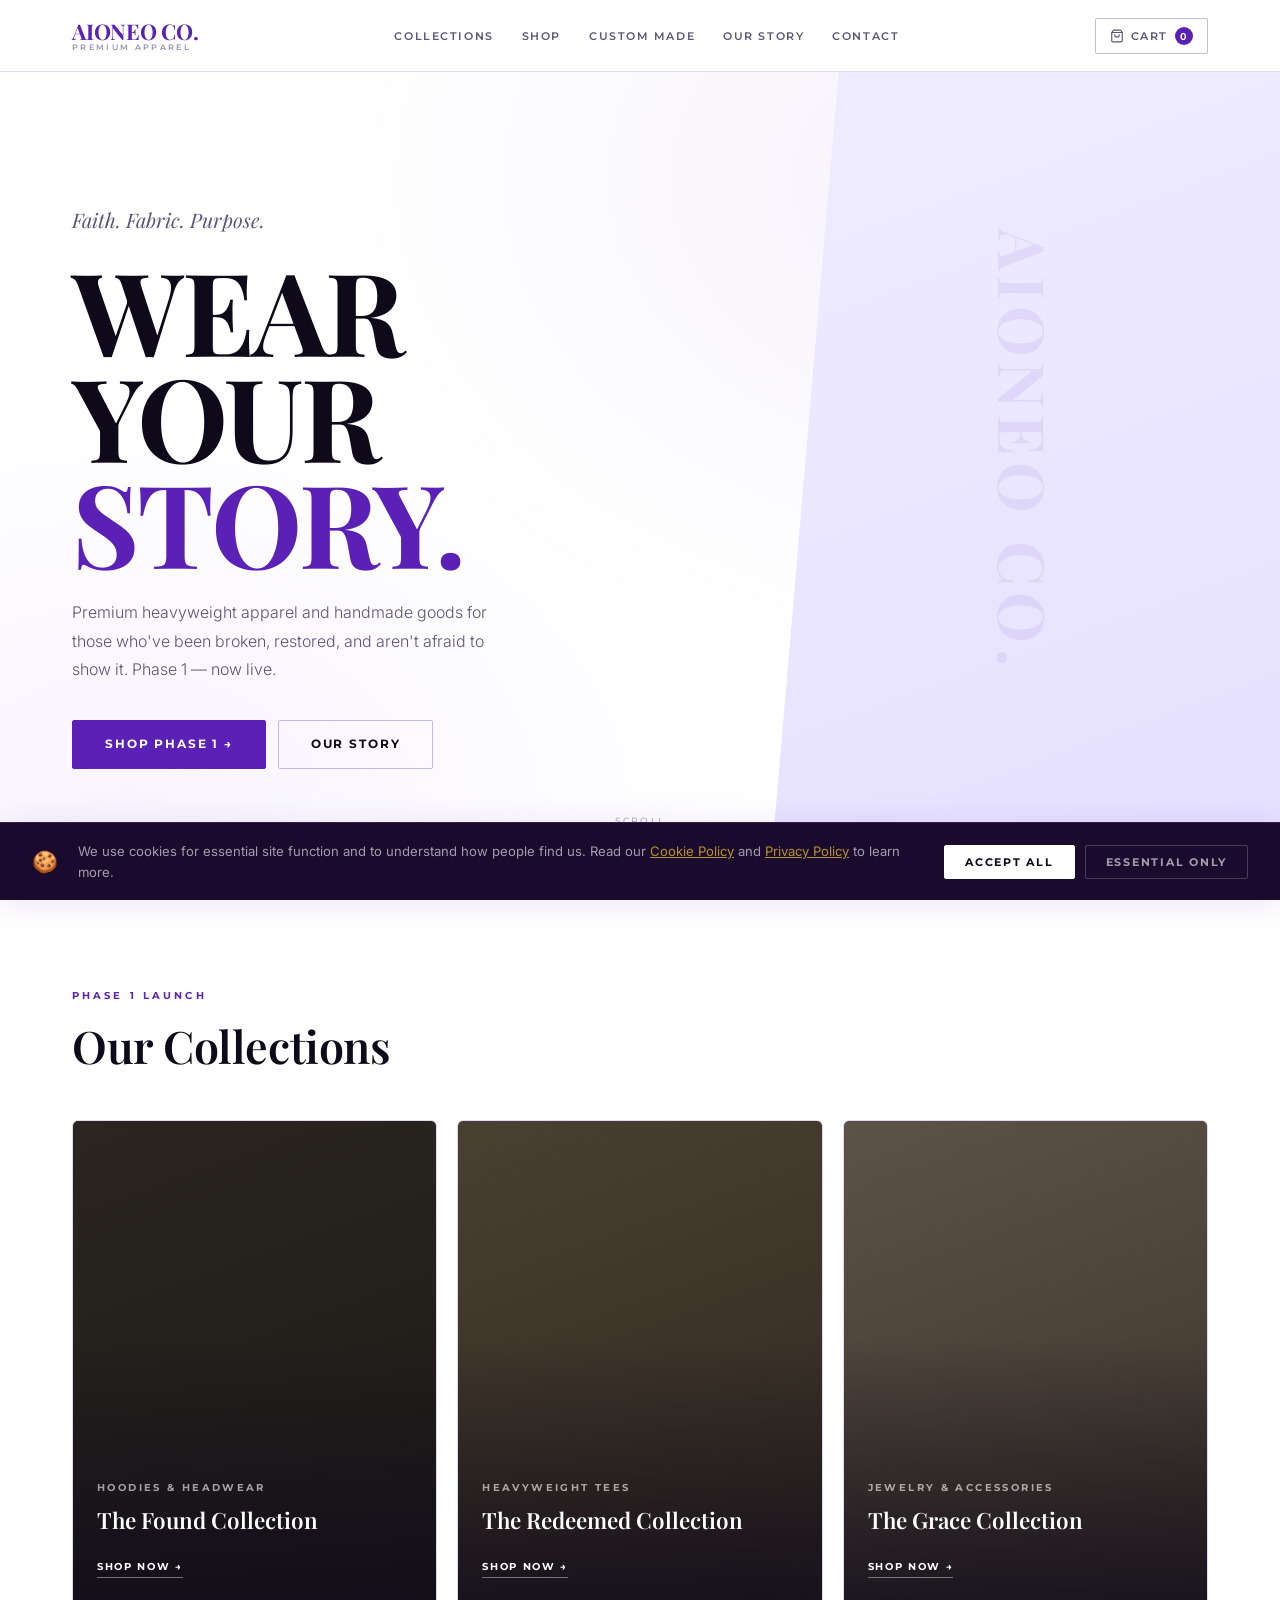
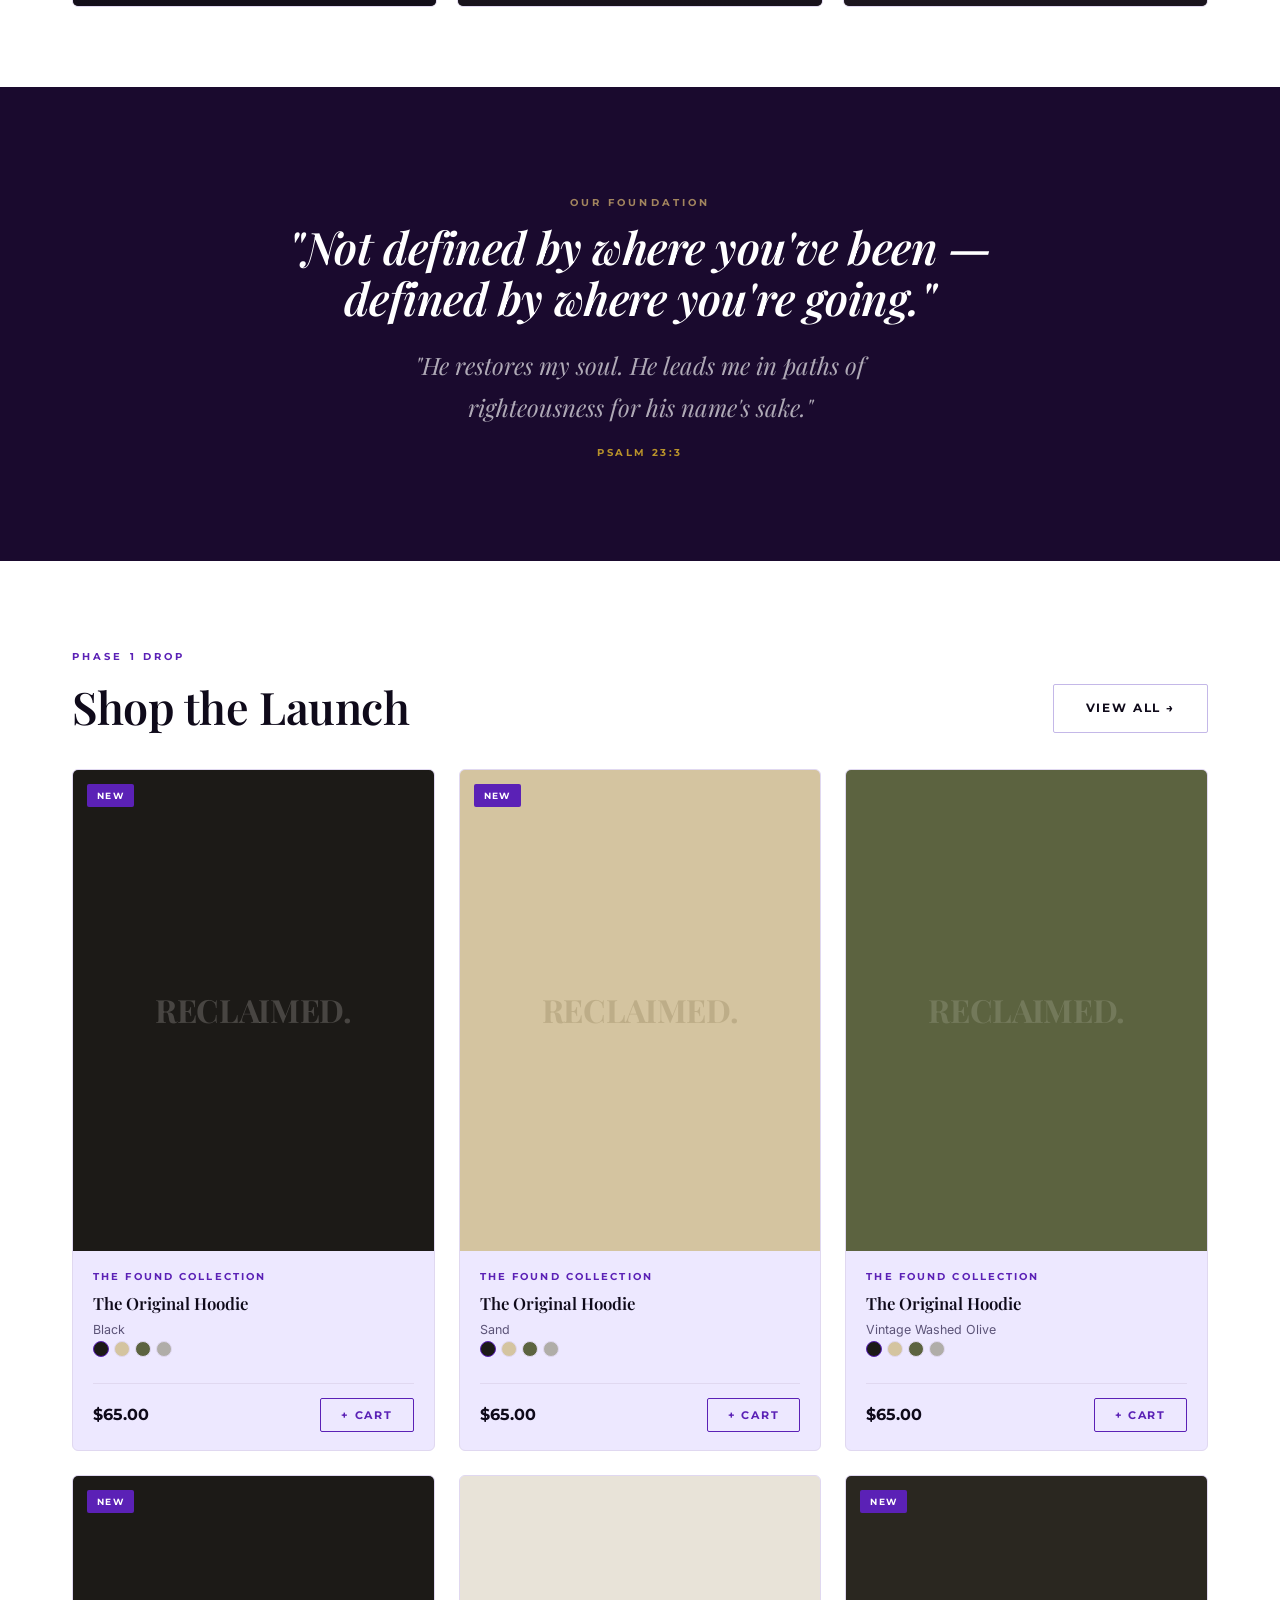
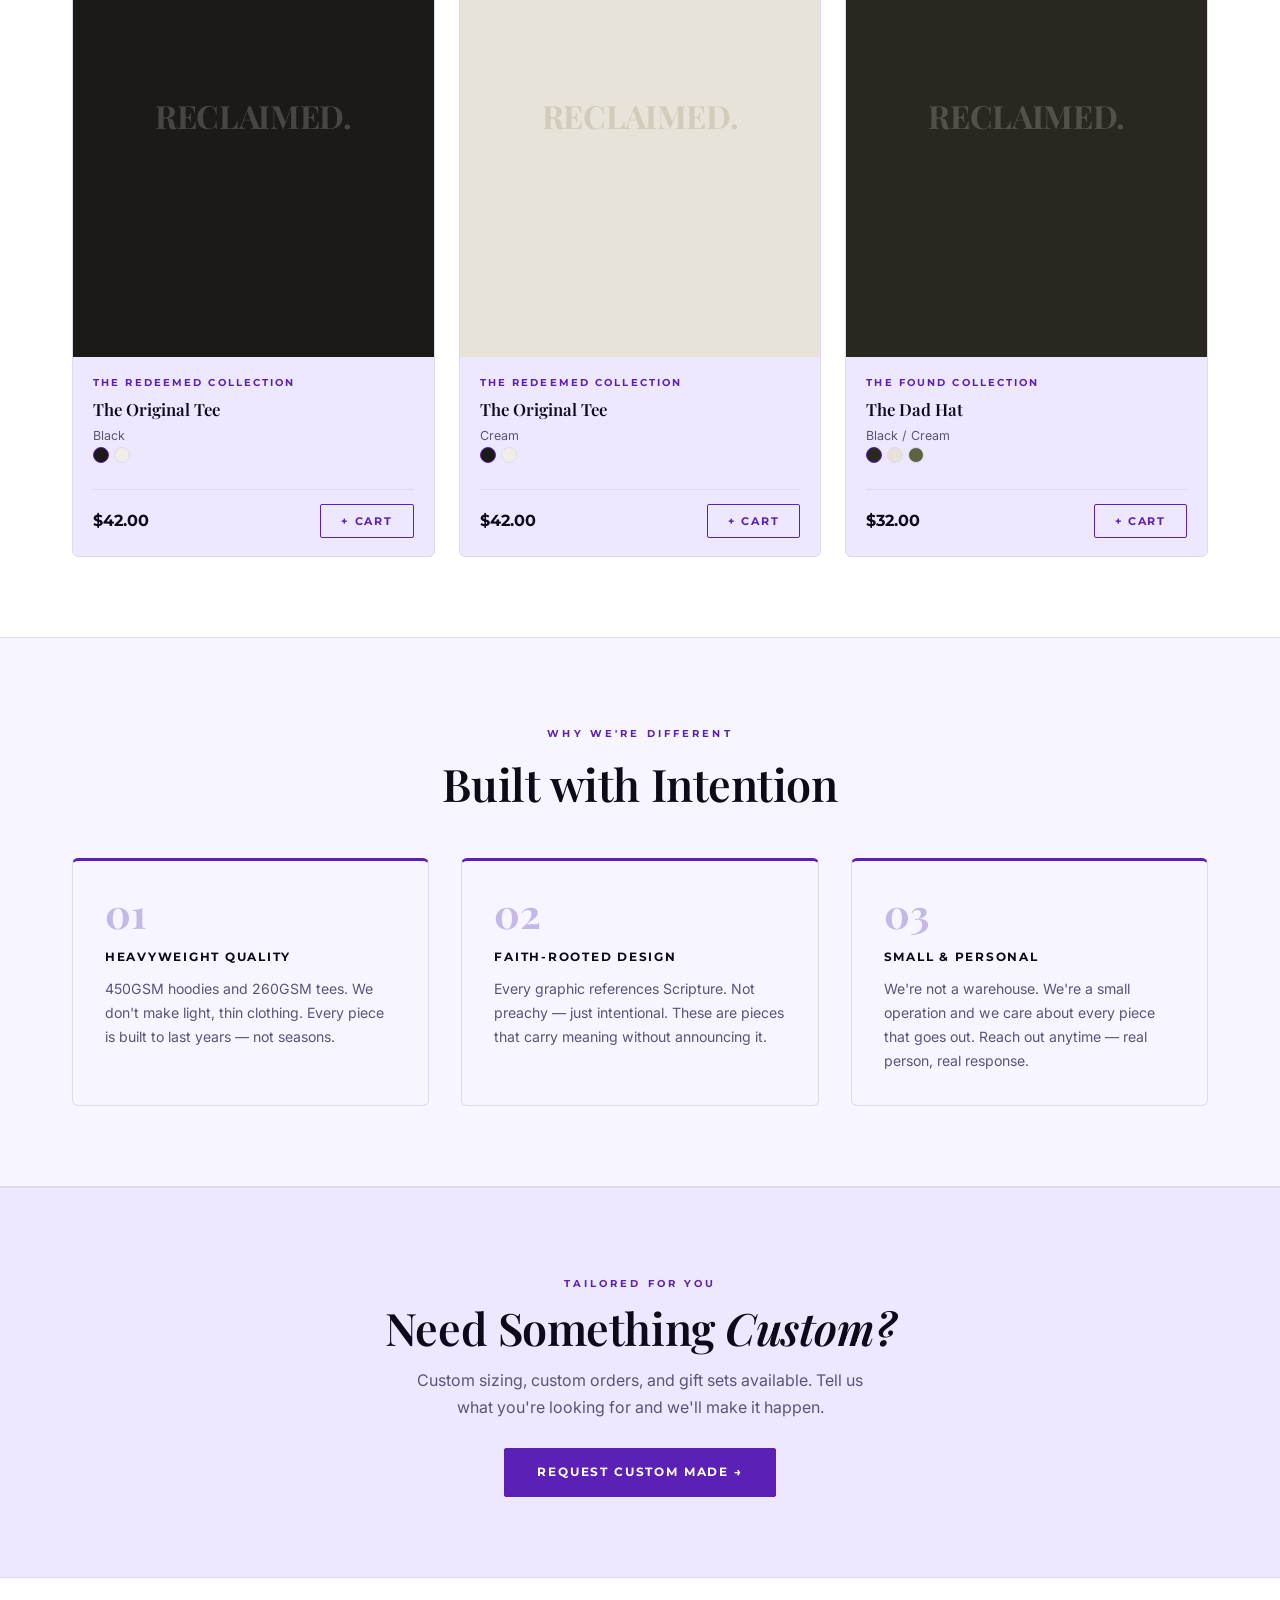
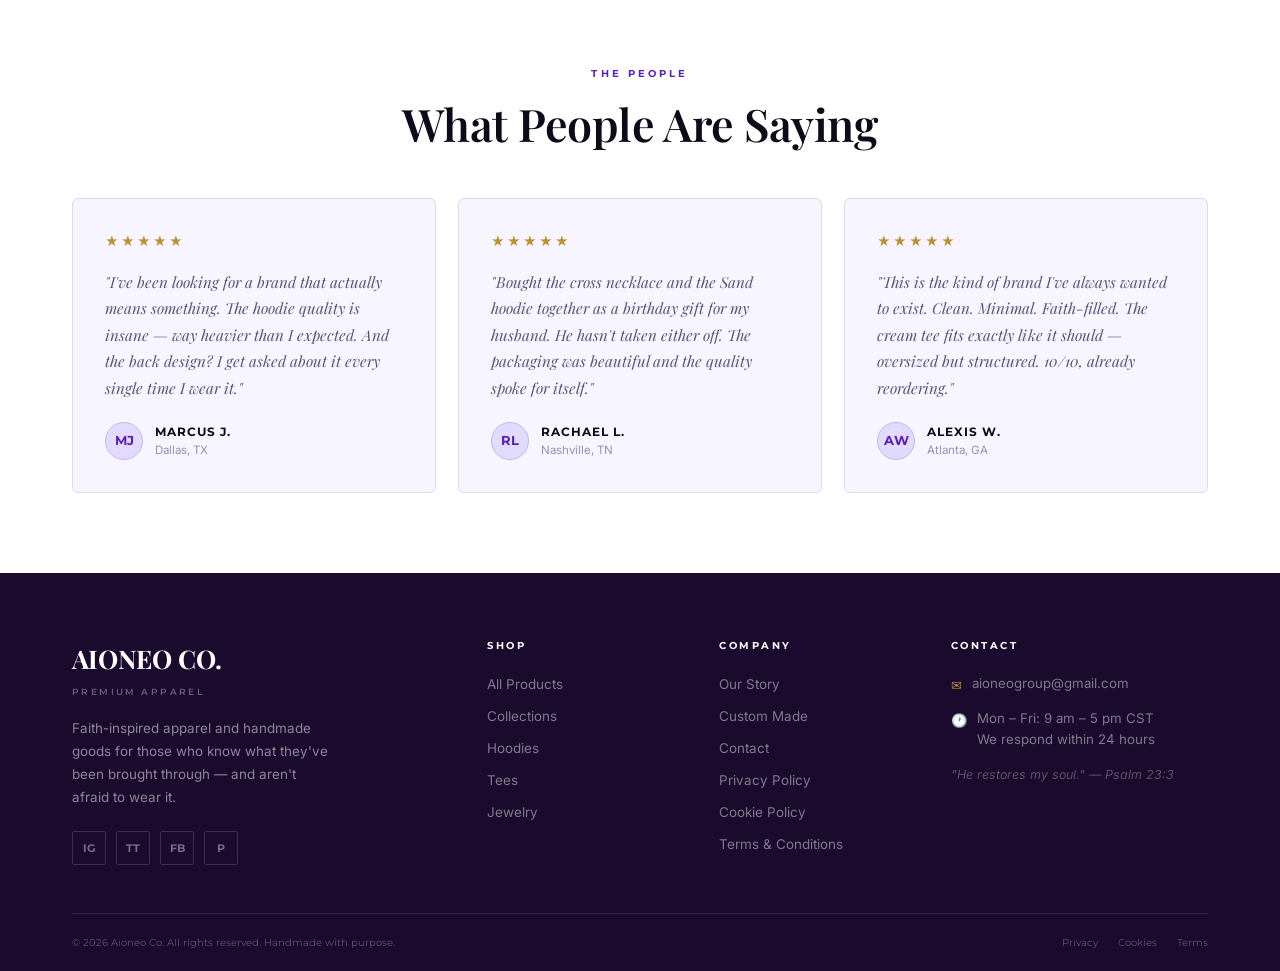
<file: index.html>
<!DOCTYPE html>
<html lang="en">
<head>
  <meta charset="UTF-8">
  <meta name="viewport" content="width=device-width, initial-scale=1.0">
  <meta name="description" content="Aioneo Co. — Faith-inspired heavyweight apparel and handmade goods. Wear Your Story.">
  <title>Aioneo Co. | Wear Your Story</title>
  <link rel="stylesheet" href="css/styles.css">
</head>
<body>

  <header id="nav" role="banner"></header>

  <!-- HERO -->
  <section class="hero" aria-label="Aioneo Co. — Wear Your Story">
    <div class="hero-texture" aria-hidden="true"></div>

    <div class="container" style="width:100%;position:relative;z-index:2">
      <div class="hero-content">
        <p class="hero-tagline">Faith. Fabric. Purpose.</p>
        <h1>
          WEAR<br>
          YOUR<br>
          <span class="script">STORY.</span>
        </h1>
        <p class="hero-sub">
          Premium heavyweight apparel and handmade goods for those who've been
          broken, restored, and aren't afraid to show it.
          Phase 1 — now live.
        </p>
        <div class="hero-actions">
          <a href="shop.html" class="btn btn-dark">Shop Phase 1 &rarr;</a>
          <a href="about.html" class="btn btn-outline">Our Story</a>
        </div>
      </div>
    </div>

    <div class="hero-accent" aria-hidden="true">
      <div class="hero-accent-text">AIONEO CO.</div>
    </div>

    <div class="hero-scroll" aria-hidden="true">Scroll</div>
  </section>

  <!-- COLLECTIONS -->
  <section class="section">
    <div class="container">
      <div class="section-header">
        <div class="eyebrow">Phase 1 Launch</div>
        <h2>Our Collections</h2>
      </div>
      <div class="collections-grid">
        <a href="shop.html?cat=Hoodies" class="collection-card" aria-label="The Found Collection — Hoodies">
          <div class="collection-bg" style="background:linear-gradient(160deg,#2A2520 0%,#1C1A17 100%);width:100%;height:100%"></div>
          <div class="collection-overlay"></div>
          <div class="collection-info">
            <div class="collection-label">Hoodies &amp; Headwear</div>
            <div class="collection-name">The Found Collection</div>
            <span class="collection-link">Shop Now &rarr;</span>
          </div>
        </a>
        <a href="shop.html?cat=Tees" class="collection-card" aria-label="The Redeemed Collection — Tees">
          <div class="collection-bg" style="background:linear-gradient(160deg,#4A4030 0%,#2E2820 100%);width:100%;height:100%"></div>
          <div class="collection-overlay"></div>
          <div class="collection-info">
            <div class="collection-label">Heavyweight Tees</div>
            <div class="collection-name">The Redeemed Collection</div>
            <span class="collection-link">Shop Now &rarr;</span>
          </div>
        </a>
        <a href="shop.html?cat=Jewelry" class="collection-card" aria-label="The Grace Collection — Jewelry and Accessories">
          <div class="collection-bg" style="background:linear-gradient(160deg,#5C5248 0%,#3A3228 100%);width:100%;height:100%"></div>
          <div class="collection-overlay"></div>
          <div class="collection-info">
            <div class="collection-label">Jewelry &amp; Accessories</div>
            <div class="collection-name">The Grace Collection</div>
            <span class="collection-link">Shop Now &rarr;</span>
          </div>
        </a>
      </div>
    </div>
  </section>

  <!-- MISSION STATEMENT -->
  <div class="mission-block">
    <div class="container">
      <div class="eyebrow" style="color:rgba(196,164,106,.8)">Our Foundation</div>
      <h2>"Not defined by where you've been —<br><em>defined by where you're going."</em></h2>
      <p class="mission-verse">
        "He restores my soul. He leads me in paths of righteousness for his name's sake."
      </p>
      <span class="mission-ref">Psalm 23:3</span>
    </div>
  </div>

  <!-- FEATURED PRODUCTS -->
  <section class="section">
    <div class="container">
      <div class="section-header" style="display:flex;align-items:flex-end;justify-content:space-between;flex-wrap:wrap;gap:16px;margin-bottom:36px">
        <div>
          <div class="eyebrow">Phase 1 Drop</div>
          <h2>Shop the Launch</h2>
        </div>
        <a href="shop.html" class="btn btn-outline">View All &rarr;</a>
      </div>
      <div class="product-grid" id="featured-grid"></div>
    </div>
  </section>

  <!-- WHY AIONEO CO. -->
  <section class="section" style="background:var(--surface);border-top:1px solid var(--border);border-bottom:1px solid var(--border)">
    <div class="container">
      <div class="section-header text-center">
        <div class="eyebrow">Why We're Different</div>
        <h2>Built with Intention</h2>
      </div>
      <div class="features-grid">
        <div class="feature-item">
          <div class="feature-num">01</div>
          <div class="feature-title">Heavyweight Quality</div>
          <p class="feature-desc">
            450GSM hoodies and 260GSM tees. We don't make light, thin clothing.
            Every piece is built to last years — not seasons.
          </p>
        </div>
        <div class="feature-item">
          <div class="feature-num">02</div>
          <div class="feature-title">Faith-Rooted Design</div>
          <p class="feature-desc">
            Every graphic references Scripture. Not preachy — just intentional.
            These are pieces that carry meaning without announcing it.
          </p>
        </div>
        <div class="feature-item">
          <div class="feature-num">03</div>
          <div class="feature-title">Small &amp; Personal</div>
          <p class="feature-desc">
            We're not a warehouse. We're a small operation and we care about
            every piece that goes out. Reach out anytime — real person, real response.
          </p>
        </div>
      </div>
    </div>
  </section>

  <!-- CTA — CUSTOM MADE -->
  <section class="cta-banner">
    <div class="container">
      <div class="eyebrow">Tailored for You</div>
      <h2>Need Something <em>Custom?</em></h2>
      <p>
        Custom sizing, custom orders, and gift sets available. Tell us what you're looking for
        and we'll make it happen.
      </p>
      <a href="custom-made.html" class="btn btn-dark">Request Custom Made &rarr;</a>
    </div>
  </section>

  <!-- TESTIMONIALS -->
  <section class="section">
    <div class="container">
      <div class="section-header text-center">
        <div class="eyebrow">The People</div>
        <h2>What People Are Saying</h2>
      </div>
      <div class="testimonials-grid">
        <div class="testimonial-card">
          <div class="stars" aria-label="5 stars">&#9733;&#9733;&#9733;&#9733;&#9733;</div>
          <p class="testimonial-text">
            "I've been looking for a brand that actually means something. The hoodie quality is insane —
            way heavier than I expected. And the back design? I get asked about it every single time I wear it."
          </p>
          <div class="testimonial-author">
            <div class="testimonial-avatar" aria-hidden="true">MJ</div>
            <div>
              <div class="testimonial-name">Marcus J.</div>
              <div class="testimonial-location">Dallas, TX</div>
            </div>
          </div>
        </div>
        <div class="testimonial-card">
          <div class="stars" aria-label="5 stars">&#9733;&#9733;&#9733;&#9733;&#9733;</div>
          <p class="testimonial-text">
            "Bought the cross necklace and the Sand hoodie together as a birthday gift for my husband.
            He hasn't taken either off. The packaging was beautiful and the quality spoke for itself."
          </p>
          <div class="testimonial-author">
            <div class="testimonial-avatar" aria-hidden="true">RL</div>
            <div>
              <div class="testimonial-name">Rachael L.</div>
              <div class="testimonial-location">Nashville, TN</div>
            </div>
          </div>
        </div>
        <div class="testimonial-card">
          <div class="stars" aria-label="5 stars">&#9733;&#9733;&#9733;&#9733;&#9733;</div>
          <p class="testimonial-text">
            "This is the kind of brand I've always wanted to exist. Clean. Minimal. Faith-filled.
            The cream tee fits exactly like it should — oversized but structured. 10/10, already reordering."
          </p>
          <div class="testimonial-author">
            <div class="testimonial-avatar" aria-hidden="true">AW</div>
            <div>
              <div class="testimonial-name">Alexis W.</div>
              <div class="testimonial-location">Atlanta, GA</div>
            </div>
          </div>
        </div>
      </div>
    </div>
  </section>

  <footer id="footer" role="contentinfo"></footer>

  <script src="js/products.js"></script>
  <script src="js/cart.js"></script>
  <script src="js/components.js"></script>
  <script src="js/main.js"></script>
  <script>
    document.addEventListener('DOMContentLoaded', () => {
      const grid = document.getElementById('featured-grid');
      if (grid) {
        grid.innerHTML = PRODUCTS.slice(0, 6).map(p => productCard(p)).join('');
      }
    });
  </script>
</body>
</html>
</file>
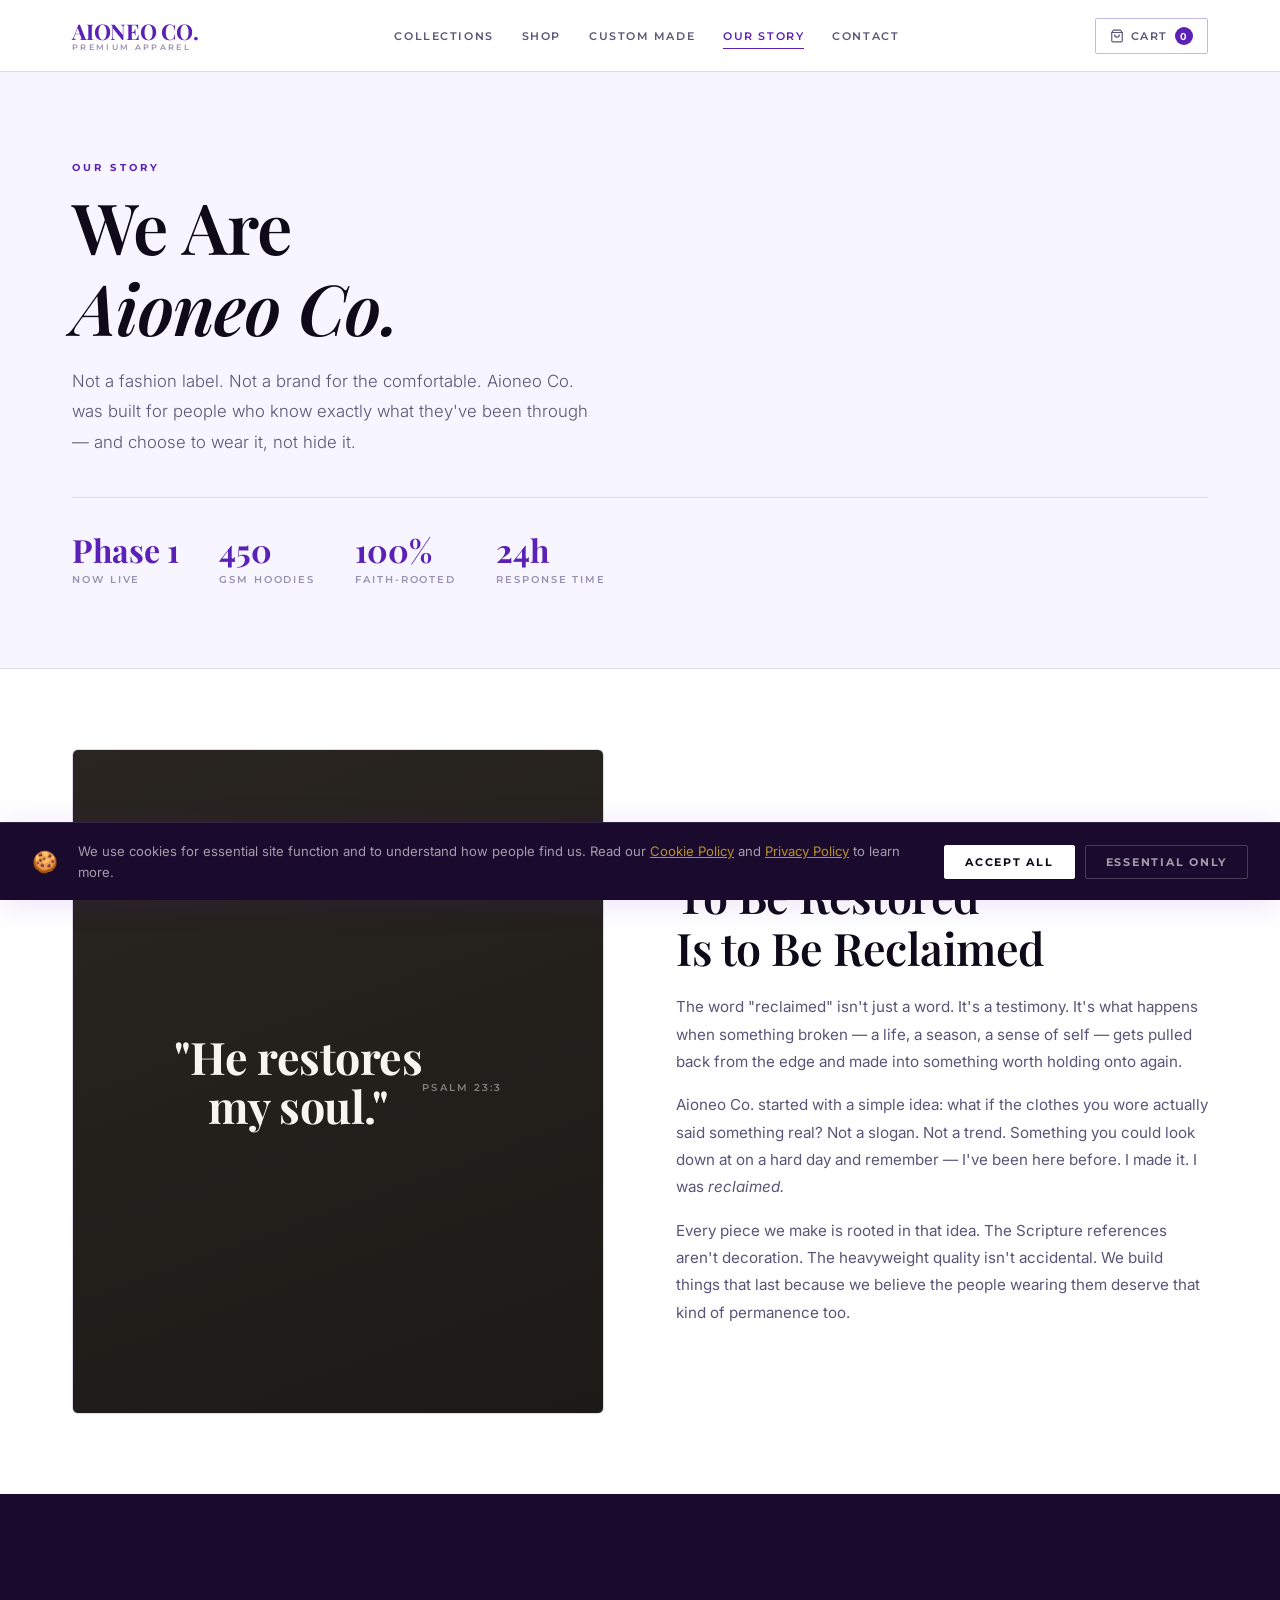
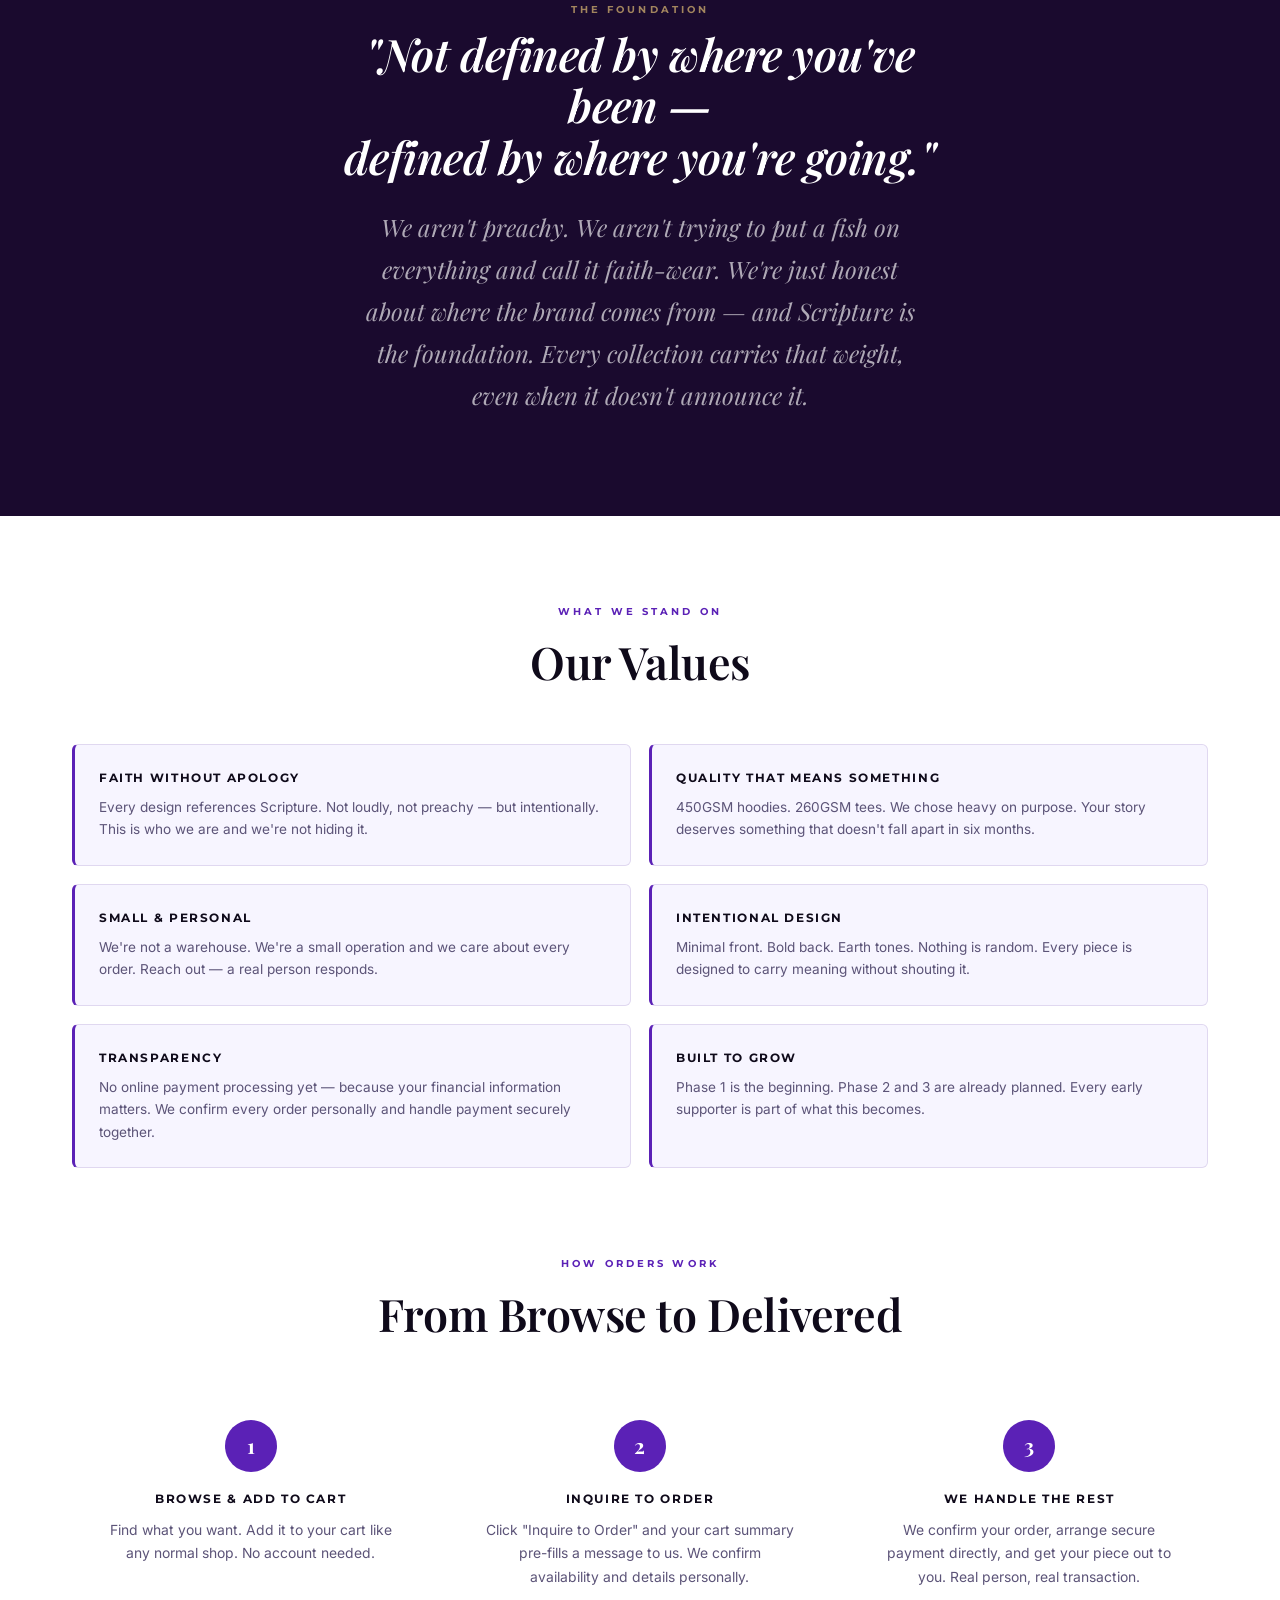
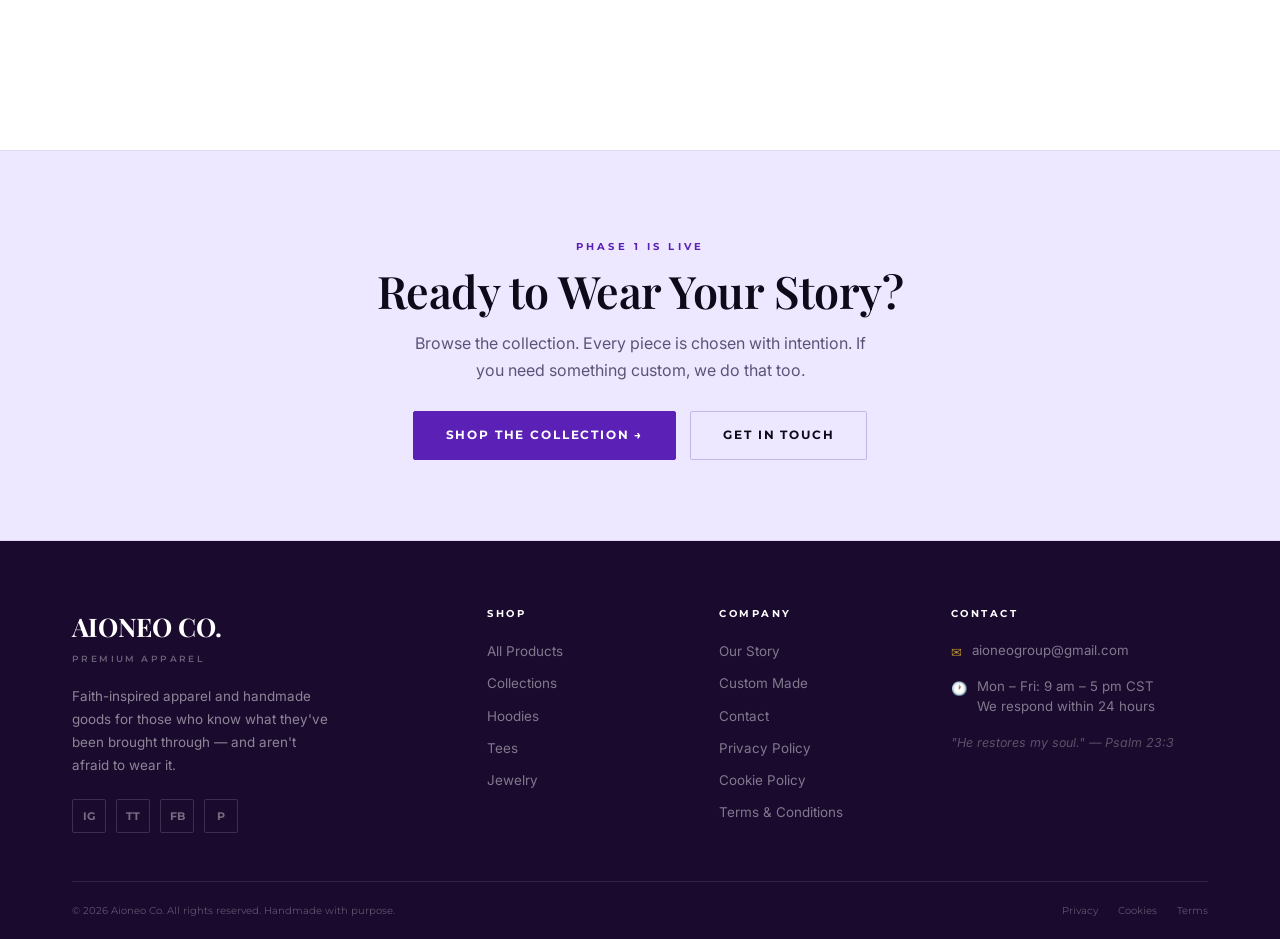
<file: about.html>
<!DOCTYPE html>
<html lang="en">
<head>
  <meta charset="UTF-8">
  <meta name="viewport" content="width=device-width, initial-scale=1.0">
  <meta name="description" content="Our Story — Aioneo Co. A faith-inspired brand built for people who've been broken, restored, and aren't afraid to show it.">
  <title>Our Story | Aioneo Co.</title>
  <link rel="stylesheet" href="css/styles.css">
</head>
<body>

  <header id="nav" role="banner"></header>

  <!-- ABOUT HERO -->
  <section class="about-hero">
    <div class="container">
      <div class="eyebrow">Our Story</div>
      <h1>We Are<br><em>Aioneo Co.</em></h1>
      <p style="font-size:1.05rem;color:var(--text-2);max-width:520px;margin-top:18px;line-height:1.8;font-weight:300">
        Not a fashion label. Not a brand for the comfortable.
        Aioneo Co. was built for people who know exactly what they've been through —
        and choose to wear it, not hide it.
      </p>
      <div class="stats-row">
        <div class="stat-item">
          <div class="stat-num">Phase 1</div>
          <div class="stat-label">Now Live</div>
        </div>
        <div class="stat-item">
          <div class="stat-num">450</div>
          <div class="stat-label">GSM Hoodies</div>
        </div>
        <div class="stat-item">
          <div class="stat-num">100%</div>
          <div class="stat-label">Faith-Rooted</div>
        </div>
        <div class="stat-item">
          <div class="stat-num">24h</div>
          <div class="stat-label">Response Time</div>
        </div>
      </div>
    </div>
  </section>

  <!-- WHAT THE NAME MEANS -->
  <section class="section">
    <div class="container">
      <div class="about-story">
        <div class="about-img-box" style="background:linear-gradient(160deg,#2A2520 0%,#1C1A17 100%)">
          <div class="about-img-inner" style="font-family:'Playfair Display',serif;font-size:2.8rem;font-weight:700;color:#F8F5F0;letter-spacing:-.01em;line-height:1.1;text-align:center;padding:40px" aria-hidden="true">
            "He restores<br>my soul."
            <div style="font-family:'Montserrat',sans-serif;font-size:.65rem;font-weight:600;letter-spacing:.2em;text-transform:uppercase;color:rgba(248,245,240,.45);margin-top:14px">Psalm 23:3</div>
          </div>
        </div>
        <div>
          <div class="eyebrow">What We Stand For</div>
          <h2 style="margin-bottom:20px">To Be Restored<br>Is to Be Reclaimed</h2>
          <p style="font-size:.95rem;color:var(--text-2);line-height:1.8;margin-bottom:16px">
            The word "reclaimed" isn't just a word. It's a testimony. It's what happens when something broken —
            a life, a season, a sense of self — gets pulled back from the edge and made into something
            worth holding onto again.
          </p>
          <p style="font-size:.95rem;color:var(--text-2);line-height:1.8;margin-bottom:16px">
            Aioneo Co. started with a simple idea: what if the clothes you wore actually said something real?
            Not a slogan. Not a trend. Something you could look down at on a hard day and remember — I've been here before.
            I made it. I was <em>reclaimed.</em>
          </p>
          <p style="font-size:.95rem;color:var(--text-2);line-height:1.8">
            Every piece we make is rooted in that idea. The Scripture references aren't decoration.
            The heavyweight quality isn't accidental. We build things that last because we believe
            the people wearing them deserve that kind of permanence too.
          </p>
        </div>
      </div>
    </div>
  </section>

  <!-- THE FAITH FOUNDATION -->
  <div class="mission-block">
    <div class="container">
      <div class="eyebrow" style="color:rgba(196,164,106,.8)">The Foundation</div>
      <h2 style="max-width:640px;margin:0 auto">
        "Not defined by where you've been —<br>
        <em>defined by where you're going."</em>
      </h2>
      <p class="mission-verse" style="margin-top:24px">
        We aren't preachy. We aren't trying to put a fish on everything and call it faith-wear.
        We're just honest about where the brand comes from — and Scripture is the foundation.
        Every collection carries that weight, even when it doesn't announce it.
      </p>
    </div>
  </div>

  <!-- OUR VALUES -->
  <section class="section">
    <div class="container">
      <div class="section-header text-center">
        <div class="eyebrow">What We Stand On</div>
        <h2>Our Values</h2>
      </div>
      <div class="values-grid">
        <div class="value-card">
          <div class="value-title">Faith Without Apology</div>
          <p class="value-desc">
            Every design references Scripture. Not loudly, not preachy — but intentionally.
            This is who we are and we're not hiding it.
          </p>
        </div>
        <div class="value-card">
          <div class="value-title">Quality That Means Something</div>
          <p class="value-desc">
            450GSM hoodies. 260GSM tees. We chose heavy on purpose.
            Your story deserves something that doesn't fall apart in six months.
          </p>
        </div>
        <div class="value-card">
          <div class="value-title">Small &amp; Personal</div>
          <p class="value-desc">
            We're not a warehouse. We're a small operation and we care about every order.
            Reach out — a real person responds.
          </p>
        </div>
        <div class="value-card">
          <div class="value-title">Intentional Design</div>
          <p class="value-desc">
            Minimal front. Bold back. Earth tones. Nothing is random.
            Every piece is designed to carry meaning without shouting it.
          </p>
        </div>
        <div class="value-card">
          <div class="value-title">Transparency</div>
          <p class="value-desc">
            No online payment processing yet — because your financial information matters.
            We confirm every order personally and handle payment securely together.
          </p>
        </div>
        <div class="value-card">
          <div class="value-title">Built to Grow</div>
          <p class="value-desc">
            Phase 1 is the beginning. Phase 2 and 3 are already planned.
            Every early supporter is part of what this becomes.
          </p>
        </div>
      </div>
    </div>
  </section>

  <!-- THE PROCESS -->
  <section class="section" style="padding-top:0">
    <div class="container">
      <div class="section-header text-center">
        <div class="eyebrow">How Orders Work</div>
        <h2>From Browse to Delivered</h2>
      </div>
      <div class="process-grid">
        <div class="process-step">
          <div class="process-num" aria-label="Step 1">1</div>
          <div class="process-title">Browse &amp; Add to Cart</div>
          <p class="process-desc">
            Find what you want. Add it to your cart like any normal shop.
            No account needed.
          </p>
        </div>
        <div class="process-step">
          <div class="process-num" aria-label="Step 2">2</div>
          <div class="process-title">Inquire to Order</div>
          <p class="process-desc">
            Click "Inquire to Order" and your cart summary pre-fills a message to us.
            We confirm availability and details personally.
          </p>
        </div>
        <div class="process-step">
          <div class="process-num" aria-label="Step 3">3</div>
          <div class="process-title">We Handle the Rest</div>
          <p class="process-desc">
            We confirm your order, arrange secure payment directly, and get your piece out to you.
            Real person, real transaction.
          </p>
        </div>
      </div>
    </div>
  </section>

  <!-- CTA -->
  <section class="cta-banner">
    <div class="container">
      <div class="eyebrow">Phase 1 is Live</div>
      <h2>Ready to Wear Your Story?</h2>
      <p>
        Browse the collection. Every piece is chosen with intention.
        If you need something custom, we do that too.
      </p>
      <div style="display:flex;gap:14px;justify-content:center;flex-wrap:wrap">
        <a href="shop.html" class="btn btn-dark">Shop the Collection &rarr;</a>
        <a href="contact.html" class="btn btn-outline">Get in Touch</a>
      </div>
    </div>
  </section>

  <footer id="footer" role="contentinfo"></footer>

  <script src="js/products.js"></script>
  <script src="js/cart.js"></script>
  <script src="js/components.js"></script>
  <script src="js/main.js"></script>
</body>
</html>
</file>
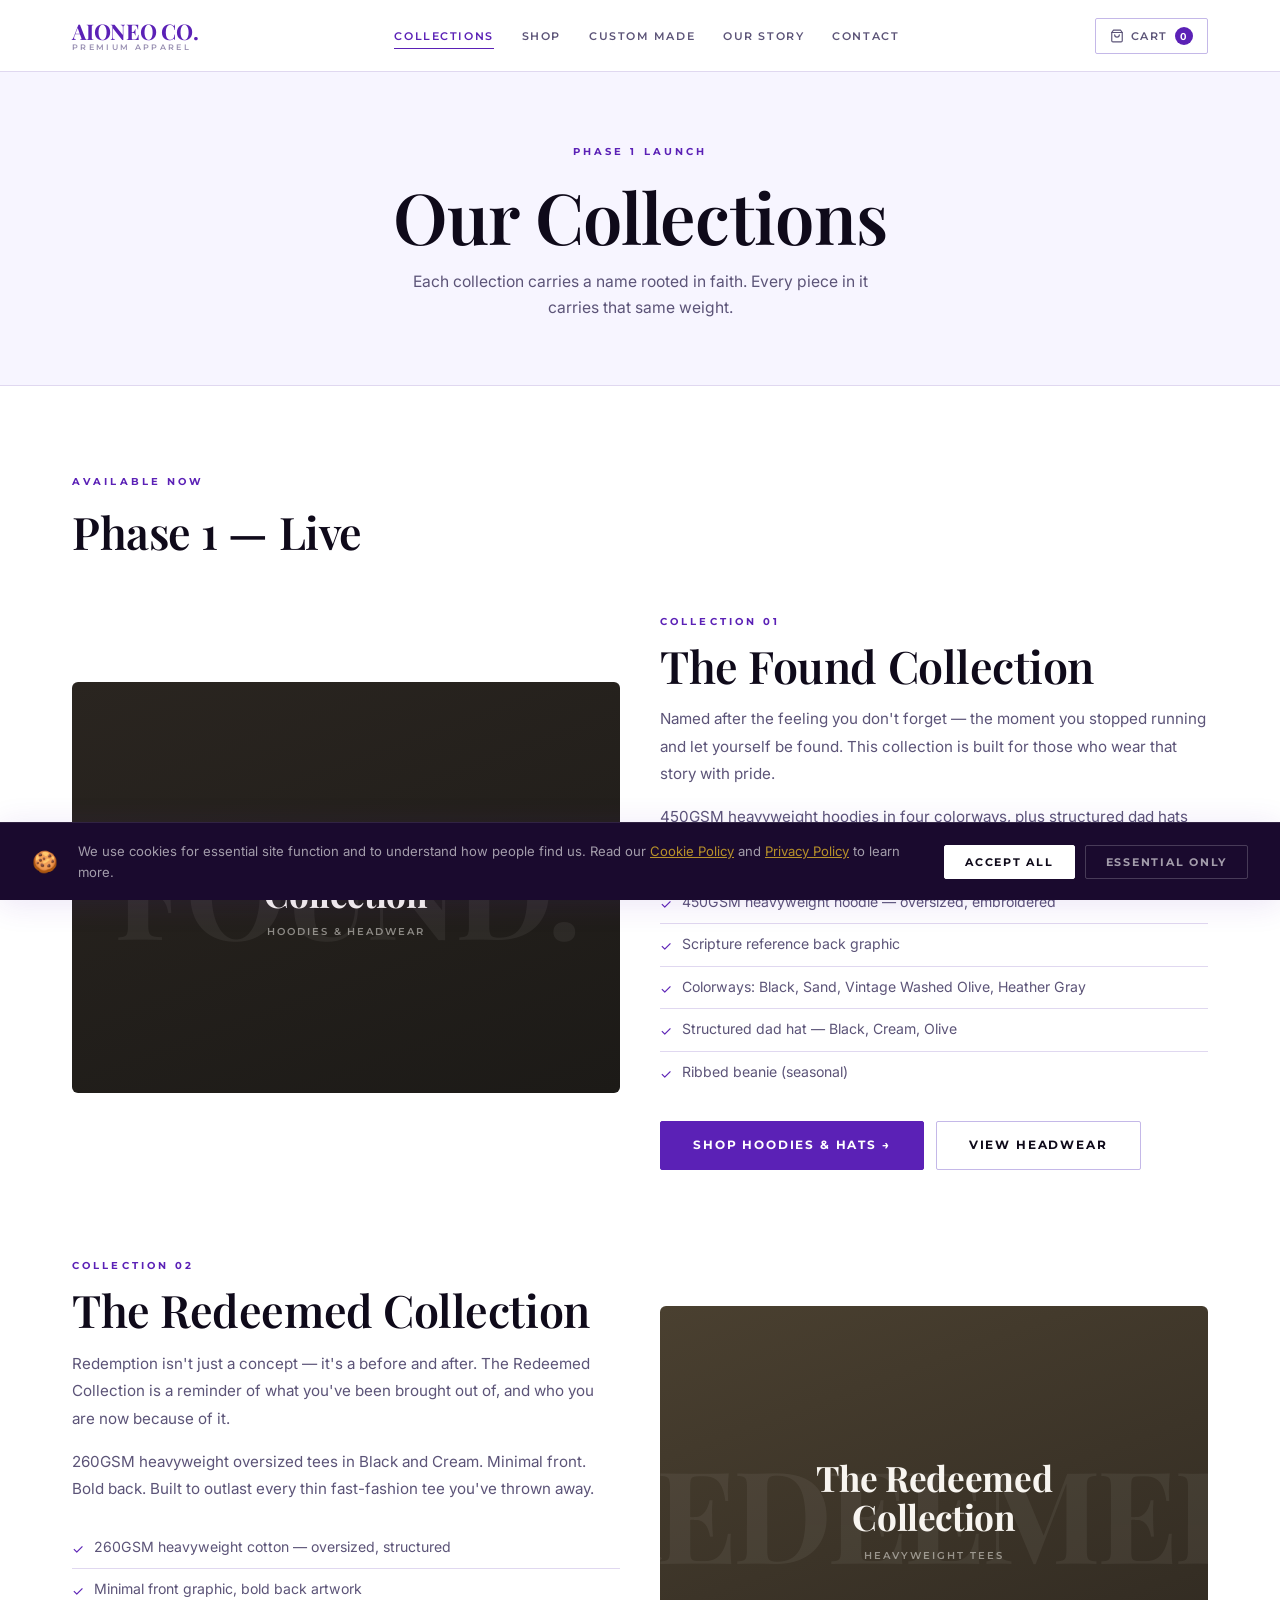
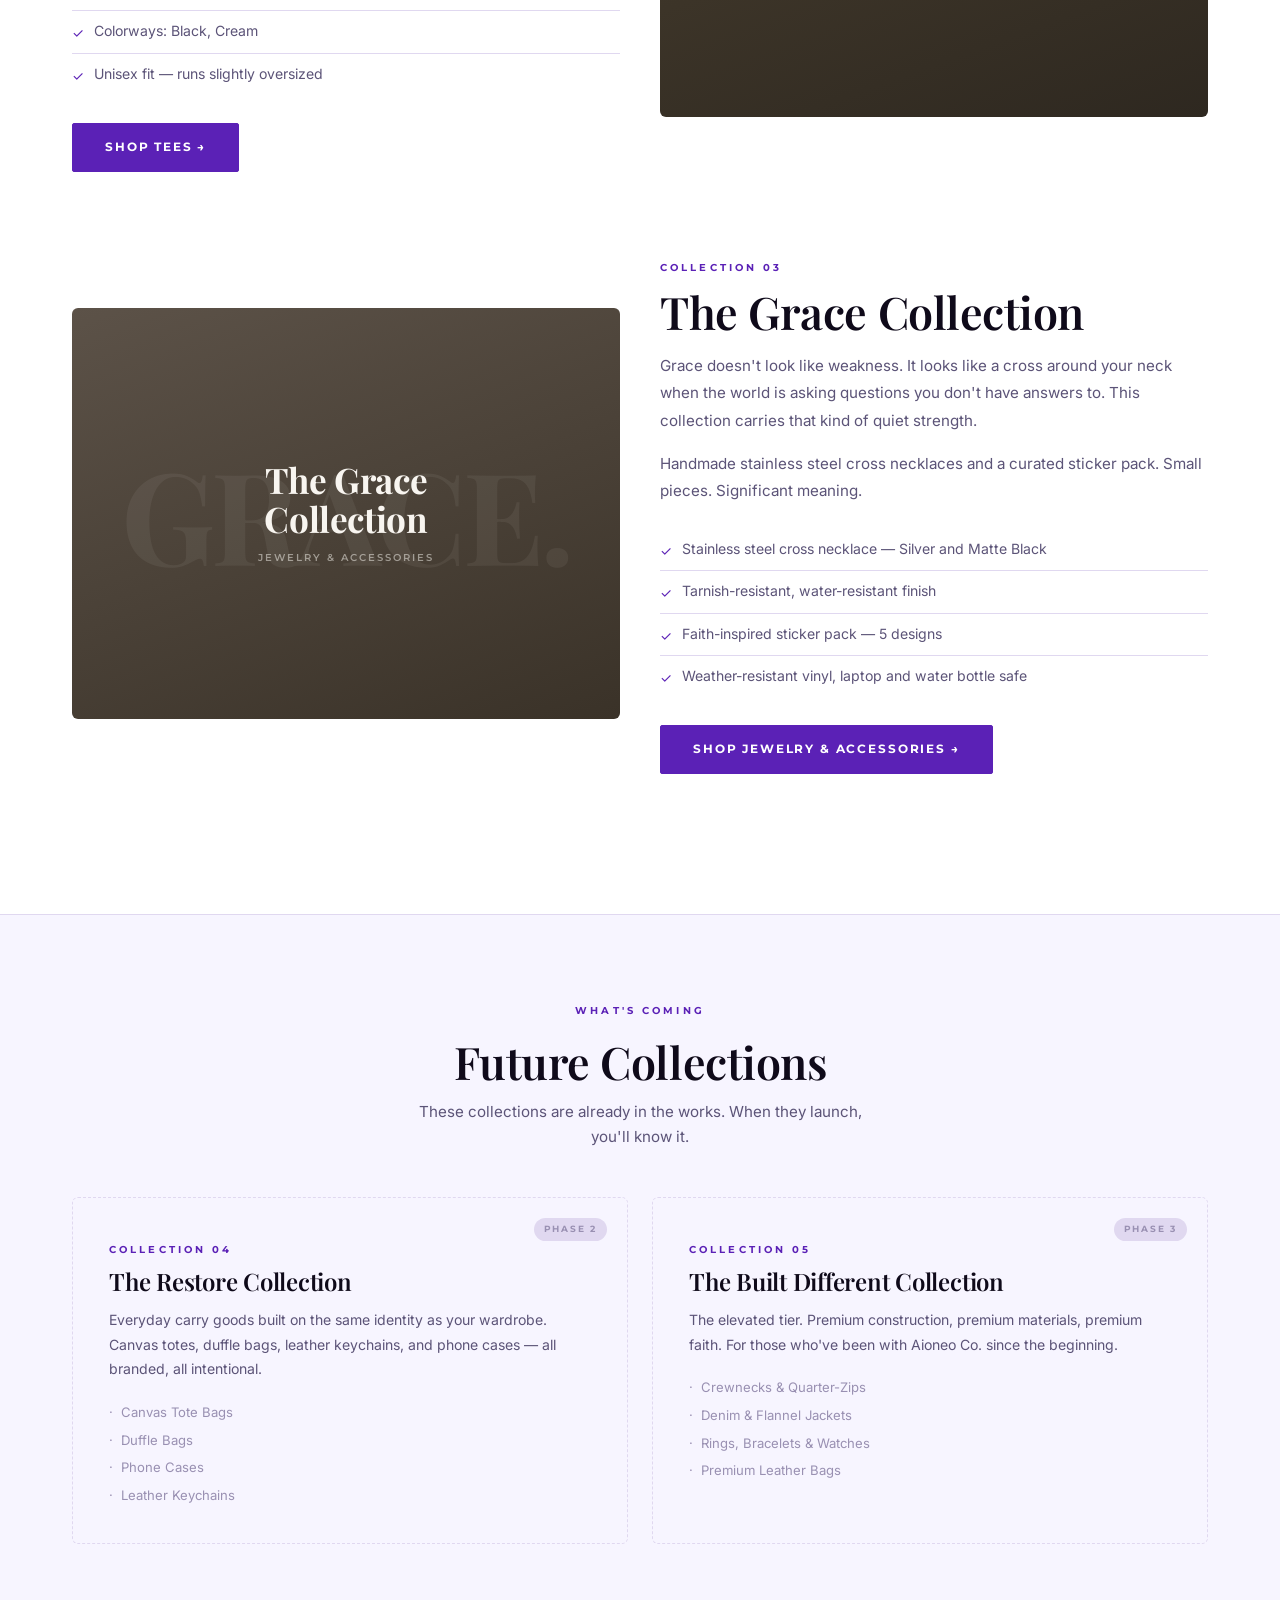
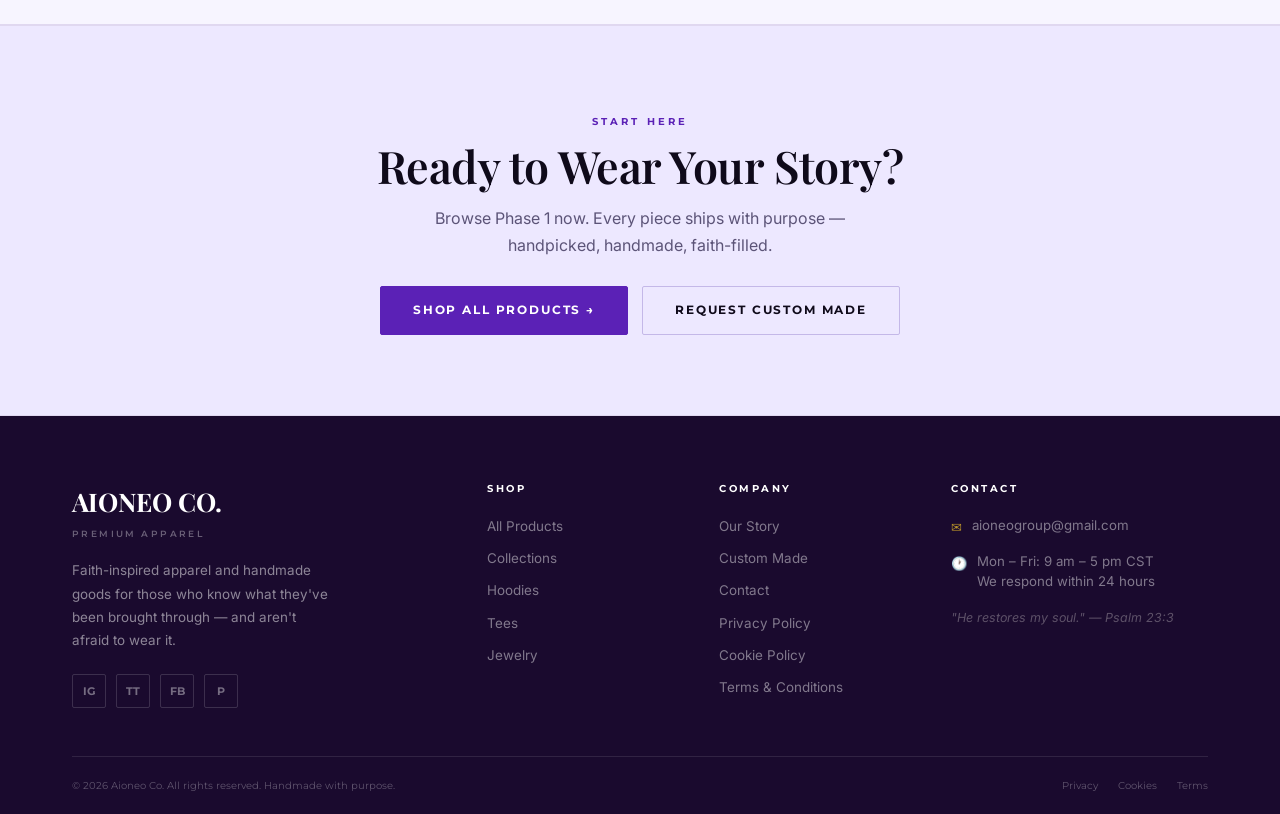
<file: collections.html>
<!DOCTYPE html>
<html lang="en">
<head>
  <meta charset="UTF-8">
  <meta name="viewport" content="width=device-width, initial-scale=1.0">
  <meta name="description" content="Aioneo Co. Collections — The Found, Redeemed, and Grace Collections. Faith-inspired heavyweight apparel and handmade goods.">
  <title>Collections | Aioneo Co.</title>
  <link rel="stylesheet" href="css/styles.css">
</head>
<body>

  <header id="nav" role="banner"></header>

  <div class="page-header">
    <div class="container">
      <div class="eyebrow">Phase 1 Launch</div>
      <h1>Our Collections</h1>
      <p>Each collection carries a name rooted in faith. Every piece in it carries that same weight.</p>
    </div>
  </div>

  <section class="section">
    <div class="container">

      <div class="section-header">
        <div class="eyebrow">Available Now</div>
        <h2>Phase 1 — Live</h2>
      </div>

      <!-- The Found Collection -->
      <div style="display:grid;grid-template-columns:1fr 1fr;gap:40px;align-items:center;margin-bottom:80px" class="coll-detail-row">
        <div class="coll-detail-img" style="background:linear-gradient(160deg,#2A2520 0%,#1C1A17 100%);border-radius:var(--radius-lg);aspect-ratio:4/3;display:flex;align-items:center;justify-content:center;position:relative;overflow:hidden">
          <div style="position:absolute;inset:0;opacity:.06;font-family:'Playfair Display',serif;font-size:8rem;font-weight:700;color:#F8F5F0;display:flex;align-items:center;justify-content:center;letter-spacing:-.03em;overflow:hidden;white-space:nowrap">FOUND.</div>
          <div style="position:relative;z-index:1;text-align:center;padding:32px">
            <div style="font-family:'Playfair Display',serif;font-size:2.2rem;font-weight:700;color:#F8F5F0;letter-spacing:-.01em;line-height:1.1;margin-bottom:10px">The Found<br>Collection</div>
            <div style="font-family:'Montserrat',sans-serif;font-size:.62rem;font-weight:600;letter-spacing:.2em;text-transform:uppercase;color:rgba(248,245,240,.5)">Hoodies &amp; Headwear</div>
          </div>
        </div>
        <div>
          <div class="eyebrow">Collection 01</div>
          <h2 style="margin-bottom:14px">The Found Collection</h2>
          <p style="color:var(--text-2);line-height:1.8;margin-bottom:16px;font-size:.95rem">
            Named after the feeling you don't forget — the moment you stopped running and let yourself be found.
            This collection is built for those who wear that story with pride.
          </p>
          <p style="color:var(--text-2);line-height:1.8;margin-bottom:24px;font-size:.95rem">
            450GSM heavyweight hoodies in four colorways, plus structured dad hats and a winter beanie.
            All made to last. All made to mean something.
          </p>
          <ul class="feature-list" style="margin-bottom:28px">
            <li><span class="check-icon" aria-hidden="true">&#10003;</span><span>450GSM heavyweight hoodie — oversized, embroidered</span></li>
            <li><span class="check-icon" aria-hidden="true">&#10003;</span><span>Scripture reference back graphic</span></li>
            <li><span class="check-icon" aria-hidden="true">&#10003;</span><span>Colorways: Black, Sand, Vintage Washed Olive, Heather Gray</span></li>
            <li><span class="check-icon" aria-hidden="true">&#10003;</span><span>Structured dad hat — Black, Cream, Olive</span></li>
            <li><span class="check-icon" aria-hidden="true">&#10003;</span><span>Ribbed beanie (seasonal)</span></li>
          </ul>
          <div style="display:flex;gap:12px;flex-wrap:wrap">
            <a href="shop.html?cat=Hoodies" class="btn btn-dark">Shop Hoodies &amp; Hats &rarr;</a>
            <a href="shop.html?cat=Headwear" class="btn btn-outline">View Headwear</a>
          </div>
        </div>
      </div>

      <!-- The Redeemed Collection -->
      <div style="display:grid;grid-template-columns:1fr 1fr;gap:40px;align-items:center;margin-bottom:80px" class="coll-detail-row coll-detail-row-flip">
        <div style="order:2" class="coll-detail-img-wrap">
          <div style="background:linear-gradient(160deg,#4A4030 0%,#2E2820 100%);border-radius:var(--radius-lg);aspect-ratio:4/3;display:flex;align-items:center;justify-content:center;position:relative;overflow:hidden">
            <div style="position:absolute;inset:0;opacity:.06;font-family:'Playfair Display',serif;font-size:8rem;font-weight:700;color:#F8F5F0;display:flex;align-items:center;justify-content:center;letter-spacing:-.03em;overflow:hidden;white-space:nowrap">REDEEMED.</div>
            <div style="position:relative;z-index:1;text-align:center;padding:32px">
              <div style="font-family:'Playfair Display',serif;font-size:2.2rem;font-weight:700;color:#F8F5F0;letter-spacing:-.01em;line-height:1.1;margin-bottom:10px">The Redeemed<br>Collection</div>
              <div style="font-family:'Montserrat',sans-serif;font-size:.62rem;font-weight:600;letter-spacing:.2em;text-transform:uppercase;color:rgba(248,245,240,.5)">Heavyweight Tees</div>
            </div>
          </div>
        </div>
        <div style="order:1">
          <div class="eyebrow">Collection 02</div>
          <h2 style="margin-bottom:14px">The Redeemed Collection</h2>
          <p style="color:var(--text-2);line-height:1.8;margin-bottom:16px;font-size:.95rem">
            Redemption isn't just a concept — it's a before and after. The Redeemed Collection is a reminder
            of what you've been brought out of, and who you are now because of it.
          </p>
          <p style="color:var(--text-2);line-height:1.8;margin-bottom:24px;font-size:.95rem">
            260GSM heavyweight oversized tees in Black and Cream. Minimal front. Bold back.
            Built to outlast every thin fast-fashion tee you've thrown away.
          </p>
          <ul class="feature-list" style="margin-bottom:28px">
            <li><span class="check-icon" aria-hidden="true">&#10003;</span><span>260GSM heavyweight cotton — oversized, structured</span></li>
            <li><span class="check-icon" aria-hidden="true">&#10003;</span><span>Minimal front graphic, bold back artwork</span></li>
            <li><span class="check-icon" aria-hidden="true">&#10003;</span><span>Colorways: Black, Cream</span></li>
            <li><span class="check-icon" aria-hidden="true">&#10003;</span><span>Unisex fit — runs slightly oversized</span></li>
          </ul>
          <a href="shop.html?cat=Tees" class="btn btn-dark">Shop Tees &rarr;</a>
        </div>
      </div>

      <!-- The Grace Collection -->
      <div style="display:grid;grid-template-columns:1fr 1fr;gap:40px;align-items:center;margin-bottom:60px" class="coll-detail-row">
        <div class="coll-detail-img" style="background:linear-gradient(160deg,#5C5248 0%,#3A3228 100%);border-radius:var(--radius-lg);aspect-ratio:4/3;display:flex;align-items:center;justify-content:center;position:relative;overflow:hidden">
          <div style="position:absolute;inset:0;opacity:.06;font-family:'Playfair Display',serif;font-size:8rem;font-weight:700;color:#F8F5F0;display:flex;align-items:center;justify-content:center;letter-spacing:-.03em;overflow:hidden;white-space:nowrap">GRACE.</div>
          <div style="position:relative;z-index:1;text-align:center;padding:32px">
            <div style="font-family:'Playfair Display',serif;font-size:2.2rem;font-weight:700;color:#F8F5F0;letter-spacing:-.01em;line-height:1.1;margin-bottom:10px">The Grace<br>Collection</div>
            <div style="font-family:'Montserrat',sans-serif;font-size:.62rem;font-weight:600;letter-spacing:.2em;text-transform:uppercase;color:rgba(248,245,240,.5)">Jewelry &amp; Accessories</div>
          </div>
        </div>
        <div>
          <div class="eyebrow">Collection 03</div>
          <h2 style="margin-bottom:14px">The Grace Collection</h2>
          <p style="color:var(--text-2);line-height:1.8;margin-bottom:16px;font-size:.95rem">
            Grace doesn't look like weakness. It looks like a cross around your neck when the world is asking
            questions you don't have answers to. This collection carries that kind of quiet strength.
          </p>
          <p style="color:var(--text-2);line-height:1.8;margin-bottom:24px;font-size:.95rem">
            Handmade stainless steel cross necklaces and a curated sticker pack. Small pieces. Significant meaning.
          </p>
          <ul class="feature-list" style="margin-bottom:28px">
            <li><span class="check-icon" aria-hidden="true">&#10003;</span><span>Stainless steel cross necklace — Silver and Matte Black</span></li>
            <li><span class="check-icon" aria-hidden="true">&#10003;</span><span>Tarnish-resistant, water-resistant finish</span></li>
            <li><span class="check-icon" aria-hidden="true">&#10003;</span><span>Faith-inspired sticker pack — 5 designs</span></li>
            <li><span class="check-icon" aria-hidden="true">&#10003;</span><span>Weather-resistant vinyl, laptop and water bottle safe</span></li>
          </ul>
          <a href="shop.html?cat=Jewelry" class="btn btn-dark">Shop Jewelry &amp; Accessories &rarr;</a>
        </div>
      </div>

    </div>
  </section>

  <!-- COMING SOON COLLECTIONS -->
  <div style="background:var(--surface);border-top:1px solid var(--border);border-bottom:1px solid var(--border);padding:80px 0">
    <div class="container">

      <div class="section-header text-center" style="margin-bottom:48px">
        <div class="eyebrow">What's Coming</div>
        <h2>Future Collections</h2>
        <p style="color:var(--text-2);max-width:480px;margin:12px auto 0;font-size:.95rem">
          These collections are already in the works. When they launch, you'll know it.
        </p>
      </div>

      <div style="display:grid;grid-template-columns:1fr 1fr;gap:24px" class="coming-grid">

        <div style="border:1.5px dashed var(--border);border-radius:var(--radius-lg);padding:36px;position:relative;overflow:hidden">
          <div style="position:absolute;top:20px;right:20px;font-family:'Montserrat',sans-serif;font-size:.55rem;font-weight:700;letter-spacing:.2em;text-transform:uppercase;background:var(--border);color:var(--text-3);padding:4px 10px;border-radius:100px">Phase 2</div>
          <div class="eyebrow" style="margin-bottom:10px">Collection 04</div>
          <h3 style="font-size:1.5rem;margin-bottom:12px">The Restore Collection</h3>
          <p style="color:var(--text-2);font-size:.88rem;line-height:1.75;margin-bottom:20px">
            Everyday carry goods built on the same identity as your wardrobe.
            Canvas totes, duffle bags, leather keychains, and phone cases — all branded, all intentional.
          </p>
          <ul style="list-style:none;padding:0;margin:0;display:flex;flex-direction:column;gap:6px">
            <li style="font-size:.82rem;color:var(--text-3);display:flex;gap:8px"><span>&middot;</span><span>Canvas Tote Bags</span></li>
            <li style="font-size:.82rem;color:var(--text-3);display:flex;gap:8px"><span>&middot;</span><span>Duffle Bags</span></li>
            <li style="font-size:.82rem;color:var(--text-3);display:flex;gap:8px"><span>&middot;</span><span>Phone Cases</span></li>
            <li style="font-size:.82rem;color:var(--text-3);display:flex;gap:8px"><span>&middot;</span><span>Leather Keychains</span></li>
          </ul>
        </div>

        <div style="border:1.5px dashed var(--border);border-radius:var(--radius-lg);padding:36px;position:relative;overflow:hidden">
          <div style="position:absolute;top:20px;right:20px;font-family:'Montserrat',sans-serif;font-size:.55rem;font-weight:700;letter-spacing:.2em;text-transform:uppercase;background:var(--border);color:var(--text-3);padding:4px 10px;border-radius:100px">Phase 3</div>
          <div class="eyebrow" style="margin-bottom:10px">Collection 05</div>
          <h3 style="font-size:1.5rem;margin-bottom:12px">The Built Different Collection</h3>
          <p style="color:var(--text-2);font-size:.88rem;line-height:1.75;margin-bottom:20px">
            The elevated tier. Premium construction, premium materials, premium faith.
            For those who've been with Aioneo Co. since the beginning.
          </p>
          <ul style="list-style:none;padding:0;margin:0;display:flex;flex-direction:column;gap:6px">
            <li style="font-size:.82rem;color:var(--text-3);display:flex;gap:8px"><span>&middot;</span><span>Crewnecks &amp; Quarter-Zips</span></li>
            <li style="font-size:.82rem;color:var(--text-3);display:flex;gap:8px"><span>&middot;</span><span>Denim &amp; Flannel Jackets</span></li>
            <li style="font-size:.82rem;color:var(--text-3);display:flex;gap:8px"><span>&middot;</span><span>Rings, Bracelets &amp; Watches</span></li>
            <li style="font-size:.82rem;color:var(--text-3);display:flex;gap:8px"><span>&middot;</span><span>Premium Leather Bags</span></li>
          </ul>
        </div>

      </div>

    </div>
  </div>

  <section class="cta-banner">
    <div class="container">
      <div class="eyebrow">Start Here</div>
      <h2>Ready to Wear Your Story?</h2>
      <p>Browse Phase 1 now. Every piece ships with purpose — handpicked, handmade, faith-filled.</p>
      <div style="display:flex;gap:14px;justify-content:center;flex-wrap:wrap">
        <a href="shop.html" class="btn btn-dark">Shop All Products &rarr;</a>
        <a href="custom-made.html" class="btn btn-outline">Request Custom Made</a>
      </div>
    </div>
  </section>

  <footer id="footer" role="contentinfo"></footer>

  <script src="js/products.js"></script>
  <script src="js/cart.js"></script>
  <script src="js/components.js"></script>
  <script src="js/main.js"></script>
  <style>
    @media (max-width: 768px) {
      .coll-detail-row { grid-template-columns: 1fr !important; }
      .coll-detail-row-flip .coll-detail-img-wrap { order: -1 !important; }
      .coming-grid { grid-template-columns: 1fr !important; }
    }
  </style>
</body>
</html>
</file>
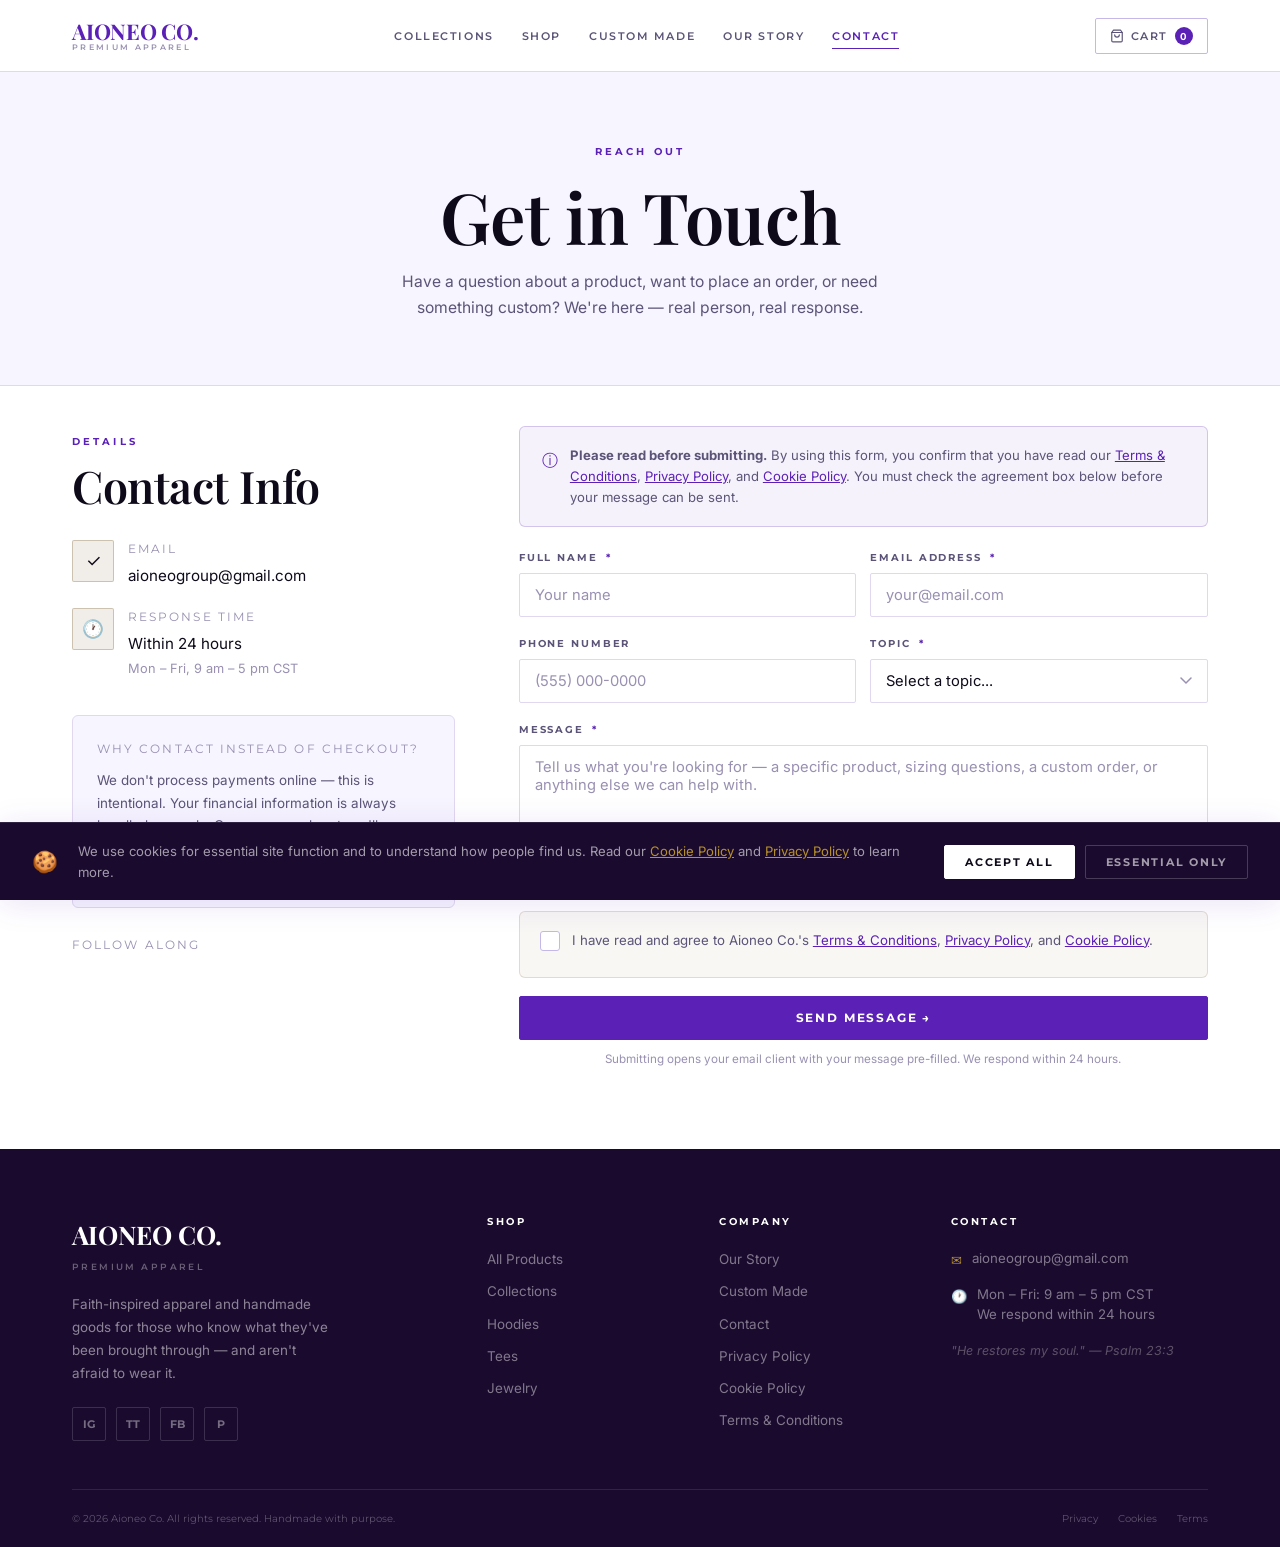
<file: contact.html>
<!DOCTYPE html>
<html lang="en">
<head>
  <meta charset="UTF-8">
  <meta name="viewport" content="width=device-width, initial-scale=1.0">
  <meta name="description" content="Contact Aioneo Co. — product questions, order inquiries, or anything else. We respond within 24 hours.">
  <title>Contact | Aioneo Co.</title>
  <link rel="stylesheet" href="css/styles.css">
</head>
<body>

  <header id="nav" role="banner"></header>

  <!-- PAGE HEADER -->
  <div class="page-header">
    <div class="container">
      <div class="eyebrow">Reach Out</div>
      <h1>Get in Touch</h1>
      <p>Have a question about a product, want to place an order, or need something custom? We're here — real person, real response.</p>
    </div>
  </div>

  <!-- CONTACT CONTENT -->
  <section class="section" style="padding-top:40px">
    <div class="container">
      <div style="display:grid;grid-template-columns:1fr 1.8fr;gap:64px;align-items:start" class="contact-layout">

        <!-- Left: Contact Info -->
        <div>
          <div class="eyebrow">Details</div>
          <h2 style="margin-bottom:28px">Contact Info</h2>

          <div style="display:flex;flex-direction:column;gap:20px;margin-bottom:36px">
            <div style="display:flex;gap:14px;align-items:flex-start">
              <div style="width:42px;height:42px;background:rgba(122,92,44,.1);border:1px solid rgba(122,92,44,.3);border-radius:var(--radius);display:flex;align-items:center;justify-content:center;font-size:1.1rem;flex-shrink:0" aria-hidden="true">&#10003;</div>
              <div>
                <div style="font-family:var(--font-m);font-size:.72rem;letter-spacing:.18em;text-transform:uppercase;color:var(--text-3);margin-bottom:4px">Email</div>
                <div style="font-size:.95rem;color:var(--text-1)">aioneogroup@gmail.com</div>
              </div>
            </div>
            <div style="display:flex;gap:14px;align-items:flex-start">
              <div style="width:42px;height:42px;background:rgba(122,92,44,.1);border:1px solid rgba(122,92,44,.3);border-radius:var(--radius);display:flex;align-items:center;justify-content:center;font-size:1.1rem;flex-shrink:0" aria-hidden="true">&#128336;</div>
              <div>
                <div style="font-family:var(--font-m);font-size:.72rem;letter-spacing:.18em;text-transform:uppercase;color:var(--text-3);margin-bottom:4px">Response Time</div>
                <div style="font-size:.95rem;color:var(--text-1)">Within 24 hours</div>
                <div style="font-size:.8rem;color:var(--text-3);margin-top:2px">Mon – Fri, 9 am – 5 pm CST</div>
              </div>
            </div>
          </div>

          <div style="background:var(--surface);border:1px solid var(--border);border-radius:var(--radius-lg);padding:24px;margin-bottom:28px">
            <p style="font-family:var(--font-m);font-size:.72rem;letter-spacing:.18em;text-transform:uppercase;color:var(--text-3);margin-bottom:10px">Why Contact Instead of Checkout?</p>
            <p style="font-size:.84rem;color:var(--text-2);line-height:1.7">
              We don't process payments online — this is intentional. Your financial information is always handled
              securely. Once you reach out, we'll confirm your order personally and arrange payment together.
            </p>
          </div>

          <div>
            <p style="font-family:var(--font-m);font-size:.72rem;letter-spacing:.18em;text-transform:uppercase;color:var(--text-3);margin-bottom:14px">Follow Along</p>
            <div style="display:flex;gap:10px">
              <a href="#" class="social-link" aria-label="Instagram">IG</a>
              <a href="#" class="social-link" aria-label="TikTok">TT</a>
              <a href="#" class="social-link" aria-label="Facebook">FB</a>
              <a href="#" class="social-link" aria-label="Pinterest">P</a>
            </div>
          </div>
        </div>

        <!-- Right: Contact Form -->
        <div>
          <div class="policy-box" role="note">
            <span class="policy-box-icon" aria-hidden="true">&#9432;</span>
            <div class="policy-box-text">
              <strong>Please read before submitting.</strong> By using this form, you confirm that you have read our
              <a href="terms-conditions.html" target="_blank" rel="noopener">Terms &amp; Conditions</a>,
              <a href="privacy-policy.html" target="_blank" rel="noopener">Privacy Policy</a>, and
              <a href="cookie-policy.html" target="_blank" rel="noopener">Cookie Policy</a>.
              You must check the agreement box below before your message can be sent.
            </div>
          </div>

          <form id="contact-form" onsubmit="return handleFormSubmit('contact-form')" novalidate>

            <div class="form-row">
              <div class="form-group">
                <label class="form-label" for="ct-name">Full Name <span class="req">*</span></label>
                <input class="form-input" type="text" id="ct-name" name="name" placeholder="Your name" required autocomplete="name">
              </div>
              <div class="form-group">
                <label class="form-label" for="ct-email">Email Address <span class="req">*</span></label>
                <input class="form-input" type="email" id="ct-email" name="email" placeholder="your@email.com" required autocomplete="email">
              </div>
            </div>

            <div class="form-row">
              <div class="form-group">
                <label class="form-label" for="ct-phone">Phone Number</label>
                <input class="form-input" type="tel" id="ct-phone" name="phone" placeholder="(555) 000-0000" autocomplete="tel">
              </div>
              <div class="form-group">
                <label class="form-label" for="ct-subject">Topic <span class="req">*</span></label>
                <select class="form-select" id="ct-subject" name="subject" required>
                  <option value="">Select a topic...</option>
                  <option value="Order Inquiry — Aioneo Co.">I'd like to place an order</option>
                  <option value="Product Question — Aioneo Co.">Product question</option>
                  <option value="Custom Order Request — Aioneo Co.">Custom order request</option>
                  <option value="Sizing Question — Aioneo Co.">Sizing question</option>
                  <option value="General Inquiry — Aioneo Co.">General inquiry</option>
                  <option value="Other — Aioneo Co.">Other</option>
                </select>
              </div>
            </div>

            <div class="form-group">
              <label class="form-label" for="message">Message <span class="req">*</span></label>
              <textarea class="form-textarea" id="message" name="message" rows="6" required
                placeholder="Tell us what you're looking for — a specific product, sizing questions, a custom order, or anything else we can help with."></textarea>
            </div>

            <div style="background:rgba(122,92,44,.05);border:1px solid rgba(122,92,44,.18);border-radius:var(--radius-lg);padding:18px 20px;margin-bottom:18px">
              <label class="form-check">
                <input type="checkbox" name="agree_policies" required>
                <span class="check-box" aria-hidden="true"></span>
                <span class="check-text">
                  I have read and agree to Aioneo Co.'s
                  <a href="terms-conditions.html" target="_blank" rel="noopener">Terms &amp; Conditions</a>,
                  <a href="privacy-policy.html" target="_blank" rel="noopener">Privacy Policy</a>, and
                  <a href="cookie-policy.html" target="_blank" rel="noopener">Cookie Policy</a>.
                </span>
              </label>
            </div>

            <button type="submit" class="btn btn-dark btn-full">
              Send Message &rarr;
            </button>
            <p style="font-size:.73rem;color:var(--text-3);text-align:center;margin-top:10px">
              Submitting opens your email client with your message pre-filled. We respond within 24 hours.
            </p>
          </form>
        </div>

      </div>
    </div>
  </section>

  <footer id="footer" role="contentinfo"></footer>

  <script src="js/products.js"></script>
  <script src="js/cart.js"></script>
  <script src="js/components.js"></script>
  <script src="js/main.js"></script>
  <style>
    @media (max-width: 768px) {
      .contact-layout { grid-template-columns: 1fr !important; }
    }
  </style>
</body>
</html>
</file>
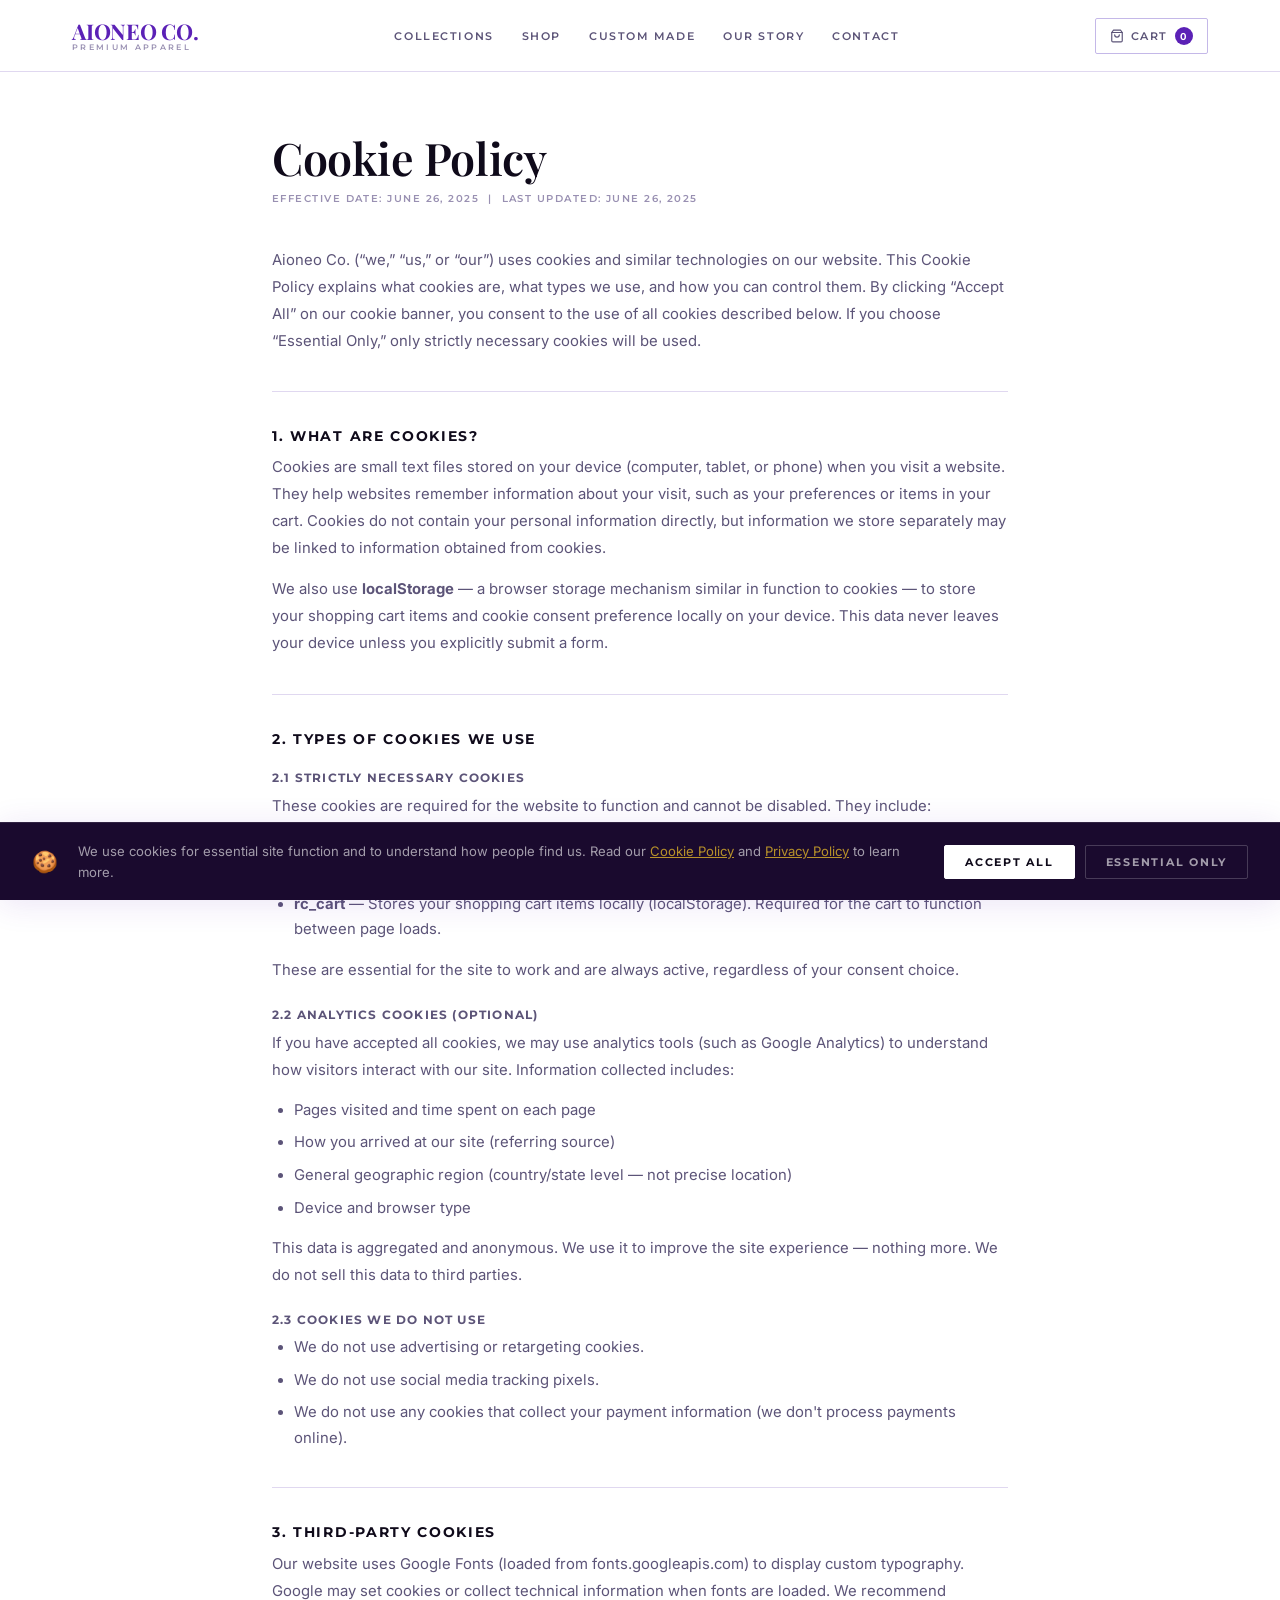
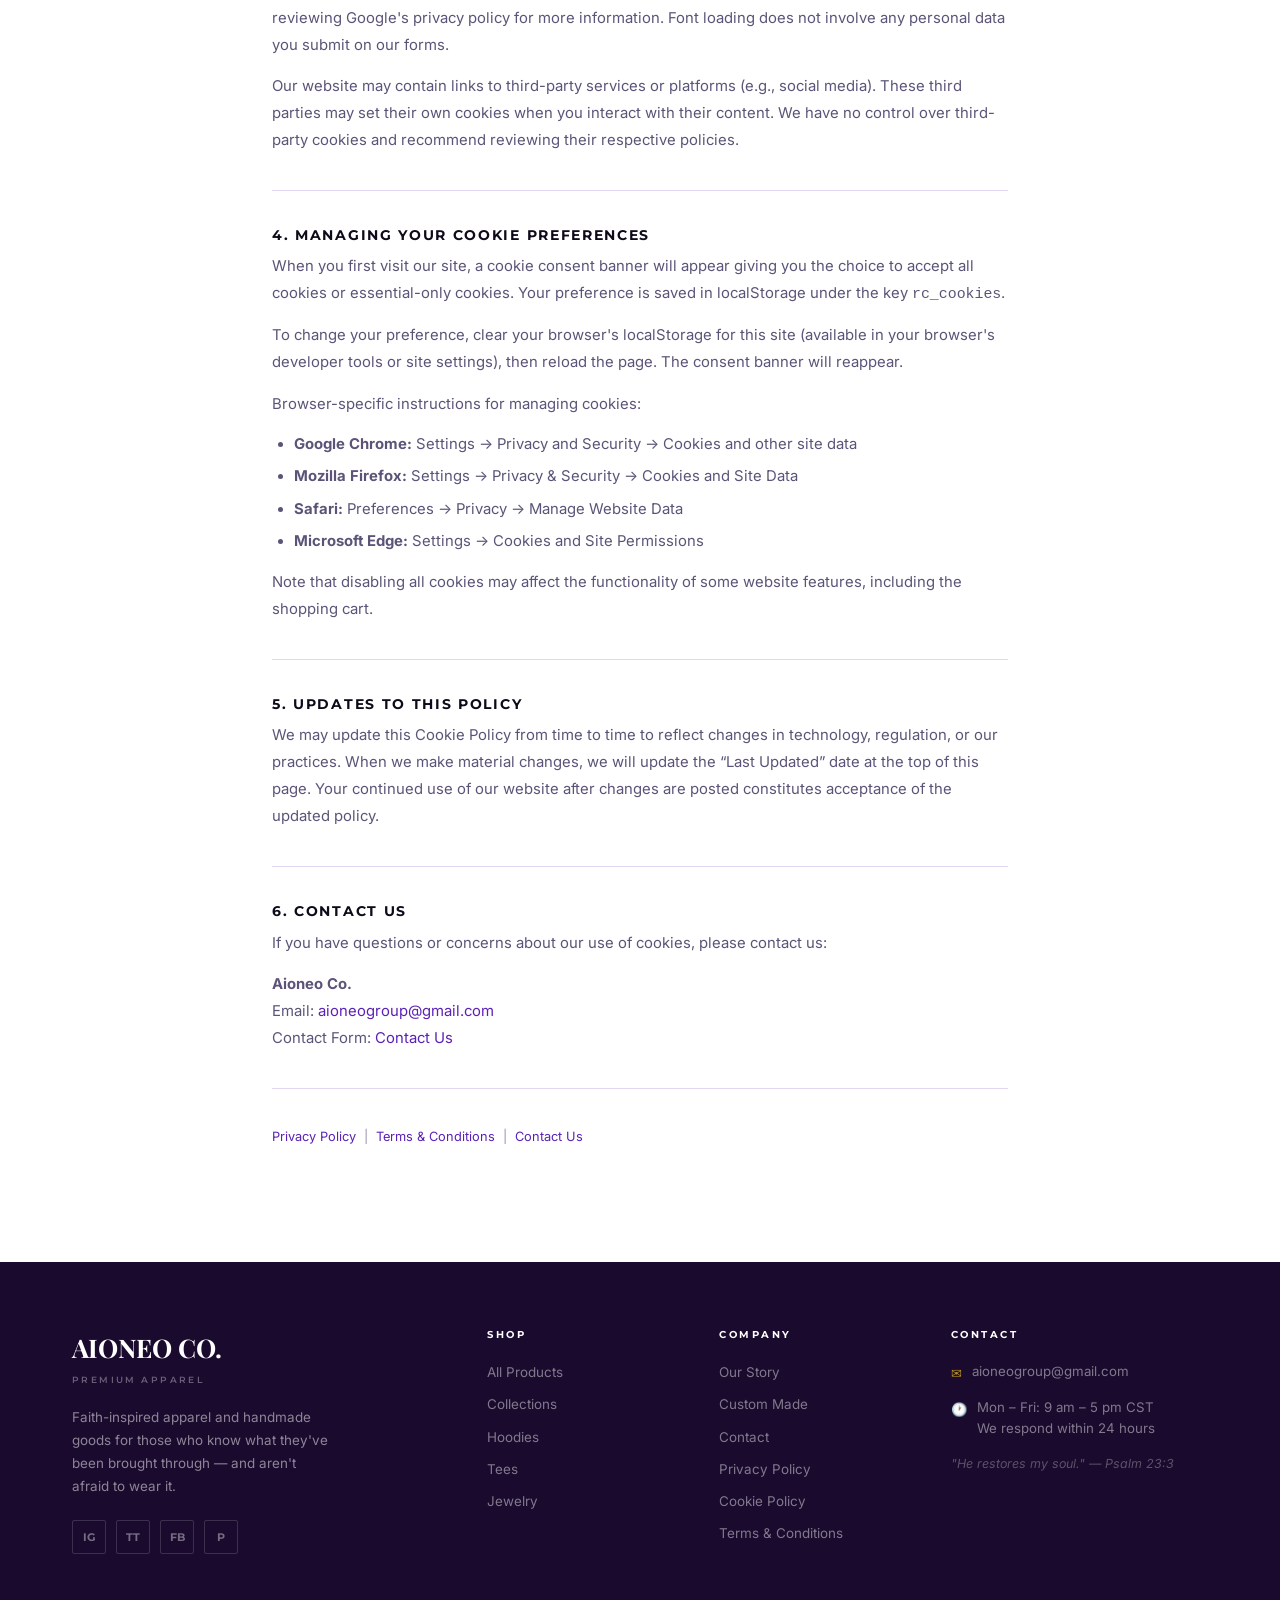
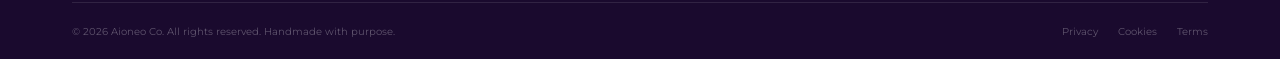
<file: cookie-policy.html>
<!DOCTYPE html>
<html lang="en">
<head>
  <meta charset="UTF-8">
  <meta name="viewport" content="width=device-width, initial-scale=1.0">
  <meta name="description" content="Aioneo Co. Cookie Policy — how and why we use cookies on our website.">
  <title>Cookie Policy | Aioneo Co.</title>
  <link rel="stylesheet" href="css/styles.css">
</head>
<body>

  <header id="nav" role="banner"></header>

  <main class="legal-wrap">
    <h1>Cookie Policy</h1>
    <span class="legal-date">Effective Date: June 26, 2025 &nbsp;|&nbsp; Last Updated: June 26, 2025</span>

    <p>
      Aioneo Co. (&ldquo;we,&rdquo; &ldquo;us,&rdquo; or &ldquo;our&rdquo;) uses cookies and similar technologies on our website.
      This Cookie Policy explains what cookies are, what types we use, and how you can control them.
      By clicking &ldquo;Accept All&rdquo; on our cookie banner, you consent to the use of all cookies described below.
      If you choose &ldquo;Essential Only,&rdquo; only strictly necessary cookies will be used.
    </p>

    <div class="legal-divider"></div>

    <h2>1. What Are Cookies?</h2>
    <p>
      Cookies are small text files stored on your device (computer, tablet, or phone) when you visit a website.
      They help websites remember information about your visit, such as your preferences or items in your cart.
      Cookies do not contain your personal information directly, but information we store separately may be linked
      to information obtained from cookies.
    </p>
    <p>
      We also use <strong>localStorage</strong> — a browser storage mechanism similar in function to cookies —
      to store your shopping cart items and cookie consent preference locally on your device.
      This data never leaves your device unless you explicitly submit a form.
    </p>

    <div class="legal-divider"></div>

    <h2>2. Types of Cookies We Use</h2>

    <h3>2.1 Strictly Necessary Cookies</h3>
    <p>
      These cookies are required for the website to function and cannot be disabled. They include:
    </p>
    <ul>
      <li><strong>rc_cookies</strong> — Stores your cookie consent preference (localStorage). Required to remember your choice.</li>
      <li><strong>rc_cart</strong> — Stores your shopping cart items locally (localStorage). Required for the cart to function between page loads.</li>
    </ul>
    <p>These are essential for the site to work and are always active, regardless of your consent choice.</p>

    <h3>2.2 Analytics Cookies (Optional)</h3>
    <p>
      If you have accepted all cookies, we may use analytics tools (such as Google Analytics) to understand
      how visitors interact with our site. Information collected includes:
    </p>
    <ul>
      <li>Pages visited and time spent on each page</li>
      <li>How you arrived at our site (referring source)</li>
      <li>General geographic region (country/state level — not precise location)</li>
      <li>Device and browser type</li>
    </ul>
    <p>
      This data is aggregated and anonymous. We use it to improve the site experience — nothing more.
      We do not sell this data to third parties.
    </p>

    <h3>2.3 Cookies We Do Not Use</h3>
    <ul>
      <li>We do not use advertising or retargeting cookies.</li>
      <li>We do not use social media tracking pixels.</li>
      <li>We do not use any cookies that collect your payment information (we don't process payments online).</li>
    </ul>

    <div class="legal-divider"></div>

    <h2>3. Third-Party Cookies</h2>
    <p>
      Our website uses Google Fonts (loaded from fonts.googleapis.com) to display custom typography.
      Google may set cookies or collect technical information when fonts are loaded. We recommend
      reviewing Google's privacy policy for more information. Font loading does not involve any personal
      data you submit on our forms.
    </p>
    <p>
      Our website may contain links to third-party services or platforms (e.g., social media).
      These third parties may set their own cookies when you interact with their content.
      We have no control over third-party cookies and recommend reviewing their respective policies.
    </p>

    <div class="legal-divider"></div>

    <h2>4. Managing Your Cookie Preferences</h2>
    <p>
      When you first visit our site, a cookie consent banner will appear giving you the choice to accept all cookies
      or essential-only cookies. Your preference is saved in localStorage under the key <code>rc_cookies</code>.
    </p>
    <p>To change your preference, clear your browser's localStorage for this site (available in your browser's
    developer tools or site settings), then reload the page. The consent banner will reappear.</p>
    <p>Browser-specific instructions for managing cookies:</p>
    <ul>
      <li><strong>Google Chrome:</strong> Settings &rarr; Privacy and Security &rarr; Cookies and other site data</li>
      <li><strong>Mozilla Firefox:</strong> Settings &rarr; Privacy &amp; Security &rarr; Cookies and Site Data</li>
      <li><strong>Safari:</strong> Preferences &rarr; Privacy &rarr; Manage Website Data</li>
      <li><strong>Microsoft Edge:</strong> Settings &rarr; Cookies and Site Permissions</li>
    </ul>
    <p>
      Note that disabling all cookies may affect the functionality of some website features, including the shopping cart.
    </p>

    <div class="legal-divider"></div>

    <h2>5. Updates to This Policy</h2>
    <p>
      We may update this Cookie Policy from time to time to reflect changes in technology, regulation,
      or our practices. When we make material changes, we will update the &ldquo;Last Updated&rdquo; date at the top
      of this page. Your continued use of our website after changes are posted constitutes acceptance of
      the updated policy.
    </p>

    <div class="legal-divider"></div>

    <h2>6. Contact Us</h2>
    <p>If you have questions or concerns about our use of cookies, please contact us:</p>
    <p>
      <strong>Aioneo Co.</strong><br>
      Email: <a href="mailto:aioneogroup@gmail.com">aioneogroup@gmail.com</a><br>
      Contact Form: <a href="contact.html">Contact Us</a>
    </p>

    <div class="legal-divider"></div>
    <p style="font-size:.8rem;color:var(--text-3)">
      <a href="privacy-policy.html">Privacy Policy</a> &nbsp;|&nbsp;
      <a href="terms-conditions.html">Terms &amp; Conditions</a> &nbsp;|&nbsp;
      <a href="contact.html">Contact Us</a>
    </p>
  </main>

  <footer id="footer" role="contentinfo"></footer>

  <script src="js/products.js"></script>
  <script src="js/cart.js"></script>
  <script src="js/components.js"></script>
  <script src="js/main.js"></script>
</body>
</html>
</file>
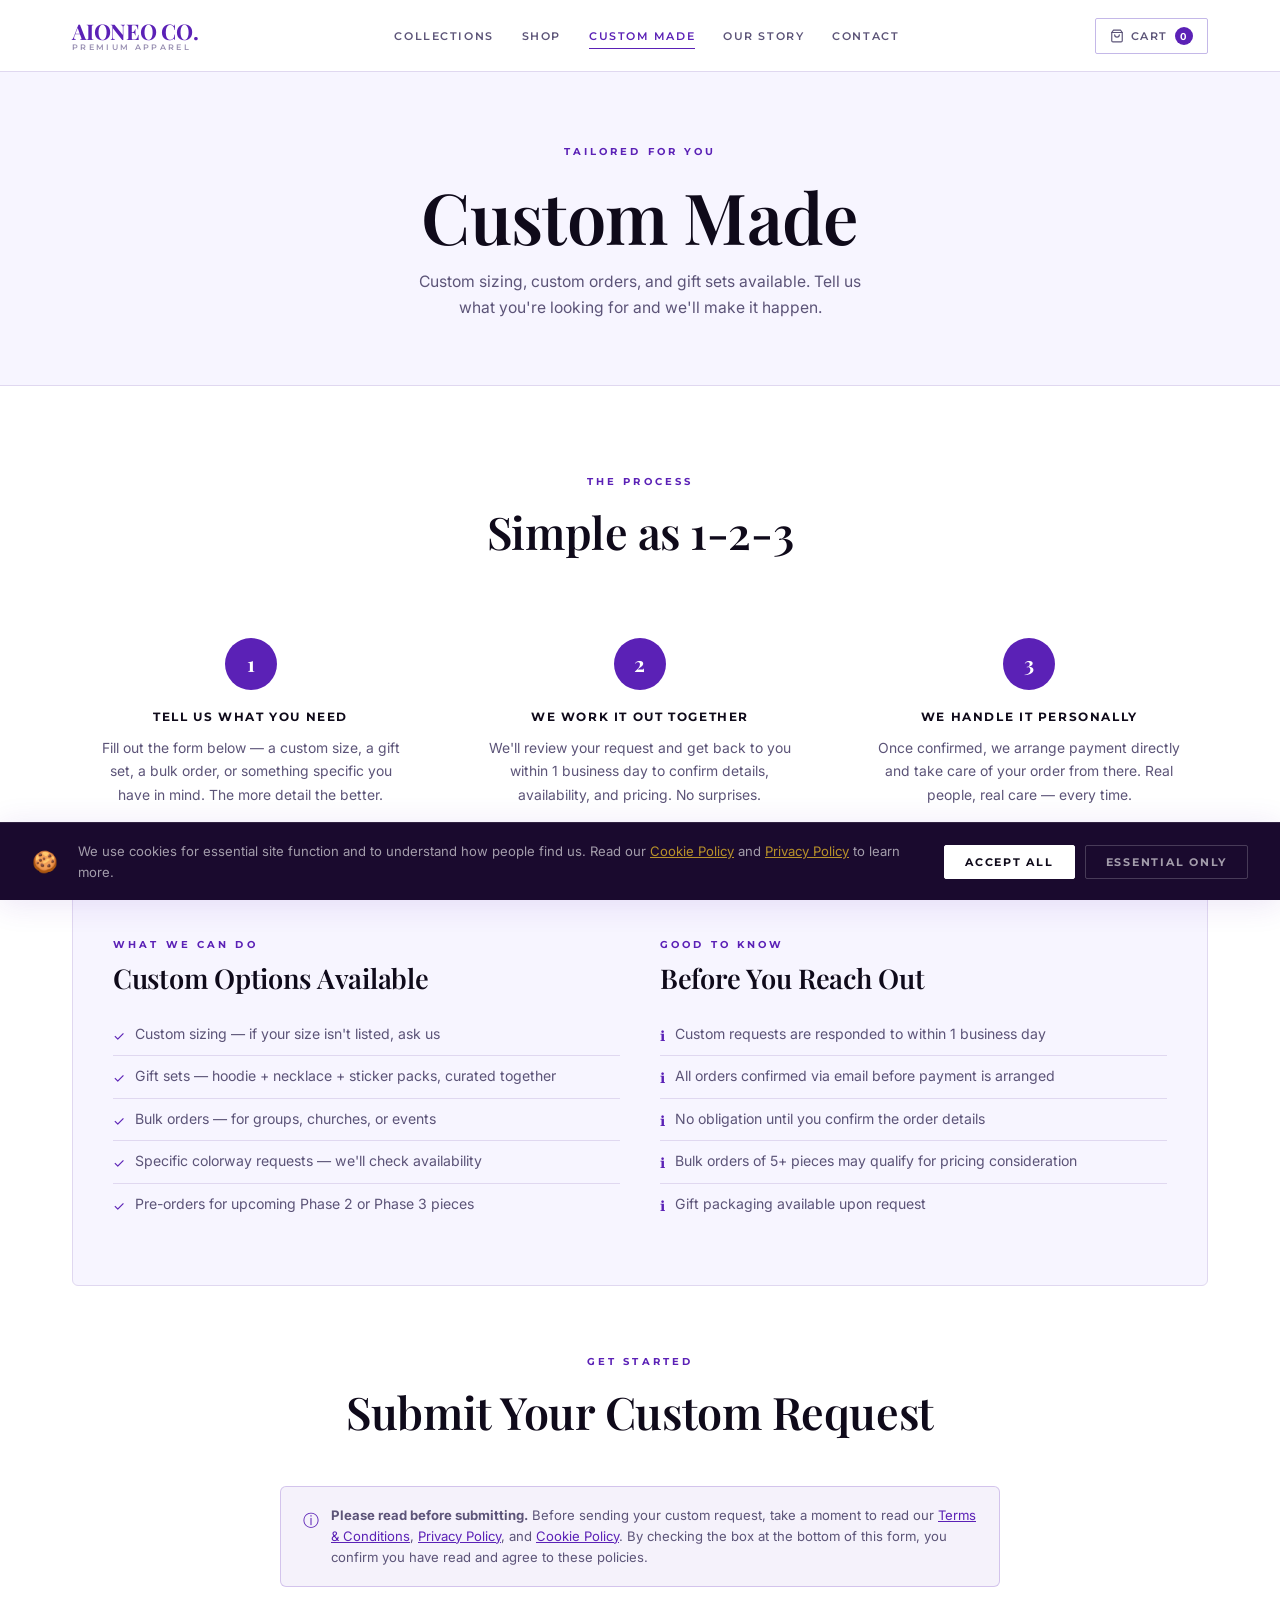
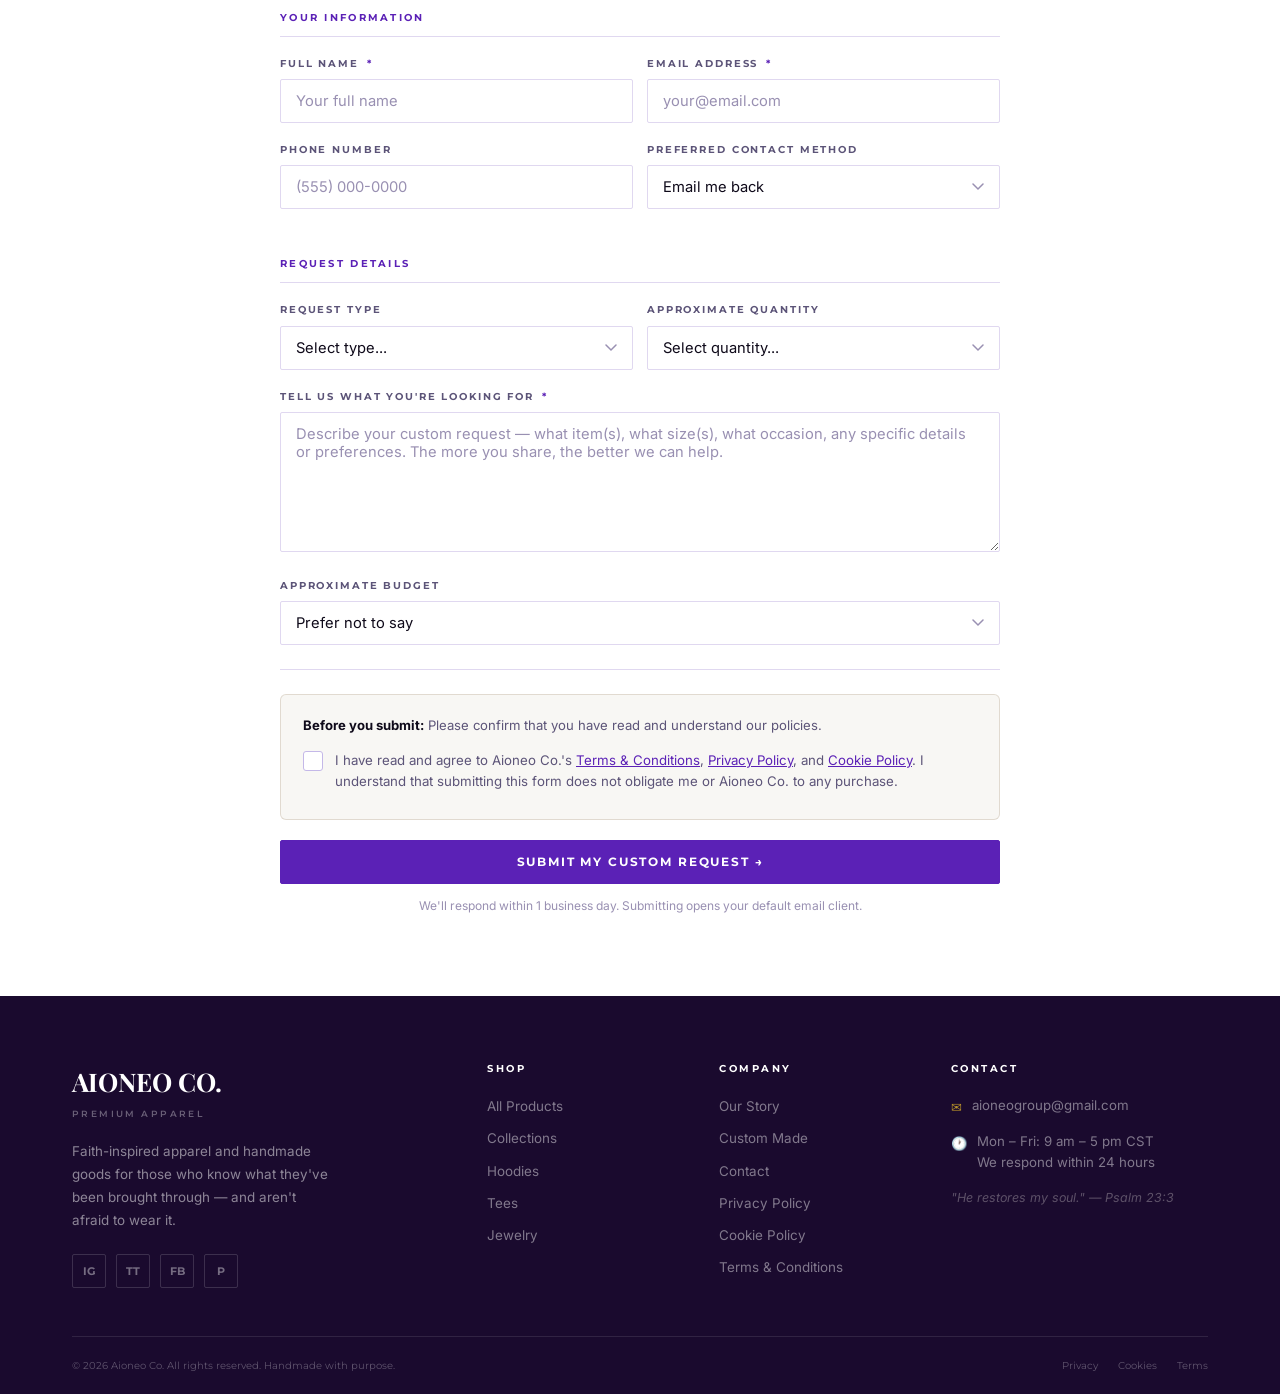
<file: custom-made.html>
<!DOCTYPE html>
<html lang="en">
<head>
  <meta charset="UTF-8">
  <meta name="viewport" content="width=device-width, initial-scale=1.0">
  <meta name="description" content="Custom Made — Aioneo Co. Custom sizing, custom orders, and gift sets. Tell us what you're looking for.">
  <title>Custom Made | Aioneo Co.</title>
  <link rel="stylesheet" href="css/styles.css">
</head>
<body>

  <header id="nav" role="banner"></header>

  <div class="page-header">
    <div class="container">
      <div class="eyebrow">Tailored for You</div>
      <h1>Custom Made</h1>
      <p>Custom sizing, custom orders, and gift sets available. Tell us what you're looking for and we'll make it happen.</p>
    </div>
  </div>

  <section class="section">
    <div class="container">
      <div class="section-header text-center">
        <div class="eyebrow">The Process</div>
        <h2>Simple as 1-2-3</h2>
      </div>
      <div class="process-grid">
        <div class="process-step">
          <div class="process-num" aria-label="Step 1">1</div>
          <div class="process-title">Tell Us What You Need</div>
          <p class="process-desc">
            Fill out the form below — a custom size, a gift set, a bulk order, or something specific you have in mind.
            The more detail the better.
          </p>
        </div>
        <div class="process-step">
          <div class="process-num" aria-label="Step 2">2</div>
          <div class="process-title">We Work It Out Together</div>
          <p class="process-desc">
            We'll review your request and get back to you within 1 business day to confirm details,
            availability, and pricing. No surprises.
          </p>
        </div>
        <div class="process-step">
          <div class="process-num" aria-label="Step 3">3</div>
          <div class="process-title">We Handle It Personally</div>
          <p class="process-desc">
            Once confirmed, we arrange payment directly and take care of your order from there.
            Real people, real care — every time.
          </p>
        </div>
      </div>

      <div style="background:var(--surface);border:1px solid var(--border);border-radius:var(--radius-lg);padding:40px;margin-bottom:60px">
        <div style="display:grid;grid-template-columns:1fr 1fr;gap:40px" class="custom-info-grid">
          <div>
            <div class="eyebrow">What We Can Do</div>
            <h3 style="margin-bottom:20px">Custom Options Available</h3>
            <ul class="feature-list">
              <li><span class="check-icon" aria-hidden="true">&#10003;</span><span>Custom sizing — if your size isn't listed, ask us</span></li>
              <li><span class="check-icon" aria-hidden="true">&#10003;</span><span>Gift sets — hoodie + necklace + sticker packs, curated together</span></li>
              <li><span class="check-icon" aria-hidden="true">&#10003;</span><span>Bulk orders — for groups, churches, or events</span></li>
              <li><span class="check-icon" aria-hidden="true">&#10003;</span><span>Specific colorway requests — we'll check availability</span></li>
              <li><span class="check-icon" aria-hidden="true">&#10003;</span><span>Pre-orders for upcoming Phase 2 or Phase 3 pieces</span></li>
            </ul>
          </div>
          <div>
            <div class="eyebrow">Good to Know</div>
            <h3 style="margin-bottom:20px">Before You Reach Out</h3>
            <ul class="feature-list">
              <li><span class="check-icon" aria-hidden="true">&#8505;</span><span>Custom requests are responded to within 1 business day</span></li>
              <li><span class="check-icon" aria-hidden="true">&#8505;</span><span>All orders confirmed via email before payment is arranged</span></li>
              <li><span class="check-icon" aria-hidden="true">&#8505;</span><span>No obligation until you confirm the order details</span></li>
              <li><span class="check-icon" aria-hidden="true">&#8505;</span><span>Bulk orders of 5+ pieces may qualify for pricing consideration</span></li>
              <li><span class="check-icon" aria-hidden="true">&#8505;</span><span>Gift packaging available upon request</span></li>
            </ul>
          </div>
        </div>
      </div>

      <div style="max-width:720px;margin:0 auto">
        <div class="section-header text-center">
          <div class="eyebrow">Get Started</div>
          <h2>Submit Your Custom Request</h2>
        </div>

        <div class="policy-box" role="note">
          <span class="policy-box-icon" aria-hidden="true">&#9432;</span>
          <div class="policy-box-text">
            <strong>Please read before submitting.</strong> Before sending your custom request,
            take a moment to read our
            <a href="terms-conditions.html" target="_blank" rel="noopener">Terms &amp; Conditions</a>,
            <a href="privacy-policy.html" target="_blank" rel="noopener">Privacy Policy</a>, and
            <a href="cookie-policy.html" target="_blank" rel="noopener">Cookie Policy</a>.
            By checking the box at the bottom of this form, you confirm you have read and agree to these policies.
          </div>
        </div>

        <form id="custom-form" onsubmit="return handleFormSubmit('custom-form')" novalidate>

          <div class="form-section-hd">Your Information</div>
          <div class="form-row">
            <div class="form-group">
              <label class="form-label" for="cm-name">Full Name <span class="req">*</span></label>
              <input class="form-input" type="text" id="cm-name" name="name" placeholder="Your full name" required autocomplete="name">
            </div>
            <div class="form-group">
              <label class="form-label" for="cm-email">Email Address <span class="req">*</span></label>
              <input class="form-input" type="email" id="cm-email" name="email" placeholder="your@email.com" required autocomplete="email">
            </div>
          </div>
          <div class="form-row">
            <div class="form-group">
              <label class="form-label" for="cm-phone">Phone Number</label>
              <input class="form-input" type="tel" id="cm-phone" name="phone" placeholder="(555) 000-0000" autocomplete="tel">
            </div>
            <div class="form-group">
              <label class="form-label" for="cm-contact-pref">Preferred Contact Method</label>
              <select class="form-select" id="cm-contact-pref" name="subject">
                <option value="Custom Order Request — Email">Email me back</option>
                <option value="Custom Order Request — Phone">Call or text me</option>
                <option value="Custom Order Request — Either">Either is fine</option>
              </select>
            </div>
          </div>

          <div class="form-section-hd">Request Details</div>
          <div class="form-row">
            <div class="form-group">
              <label class="form-label" for="cm-type">Request Type</label>
              <select class="form-select" id="cm-type">
                <option value="">Select type...</option>
                <option>Custom sizing</option>
                <option>Gift set or bundle</option>
                <option>Bulk order (5+ pieces)</option>
                <option>Specific colorway request</option>
                <option>Pre-order for upcoming collection</option>
                <option>Other</option>
              </select>
            </div>
            <div class="form-group">
              <label class="form-label" for="cm-qty">Approximate Quantity</label>
              <select class="form-select" id="cm-qty">
                <option value="">Select quantity...</option>
                <option>1 piece</option>
                <option>2–4 pieces</option>
                <option>5–10 pieces</option>
                <option>10–25 pieces</option>
                <option>25+ pieces</option>
              </select>
            </div>
          </div>

          <div class="form-group">
            <label class="form-label" for="cm-request">Tell Us What You're Looking For <span class="req">*</span></label>
            <textarea class="form-textarea" id="cm-request" name="message" rows="6" required
              placeholder="Describe your custom request — what item(s), what size(s), what occasion, any specific details or preferences. The more you share, the better we can help."></textarea>
          </div>

          <div class="form-group">
            <label class="form-label" for="cm-budget">Approximate Budget</label>
            <select class="form-select" id="cm-budget">
              <option value="">Prefer not to say</option>
              <option>Under $50</option>
              <option>$50 – $100</option>
              <option>$100 – $200</option>
              <option>$200 – $500</option>
              <option>$500+</option>
            </select>
          </div>

          <div class="divider" style="margin:24px 0"></div>
          <div style="background:rgba(122,92,44,.05);border:1px solid rgba(122,92,44,.18);border-radius:var(--radius-lg);padding:20px 22px;margin-bottom:20px">
            <p style="font-size:.82rem;color:var(--text-2);margin-bottom:14px;line-height:1.6">
              <strong style="color:var(--text-1)">Before you submit:</strong> Please confirm that you have read and understand our policies.
            </p>
            <label class="form-check">
              <input type="checkbox" name="agree_policies" required>
              <span class="check-box" aria-hidden="true"></span>
              <span class="check-text">
                I have read and agree to Aioneo Co.'s
                <a href="terms-conditions.html" target="_blank" rel="noopener">Terms &amp; Conditions</a>,
                <a href="privacy-policy.html" target="_blank" rel="noopener">Privacy Policy</a>, and
                <a href="cookie-policy.html" target="_blank" rel="noopener">Cookie Policy</a>.
                I understand that submitting this form does not obligate me or Aioneo Co. to any purchase.
              </span>
            </label>
          </div>

          <button type="submit" class="btn btn-dark btn-full">
            Submit My Custom Request &rarr;
          </button>
          <p style="font-size:.75rem;color:var(--text-3);text-align:center;margin-top:12px">
            We'll respond within 1 business day. Submitting opens your default email client.
          </p>
        </form>
      </div>
    </div>
  </section>

  <footer id="footer" role="contentinfo"></footer>

  <script src="js/products.js"></script>
  <script src="js/cart.js"></script>
  <script src="js/components.js"></script>
  <script src="js/main.js"></script>
  <style>
    @media (max-width: 640px) {
      .custom-info-grid { grid-template-columns: 1fr !important; }
    }
  </style>
</body>
</html>
</file>
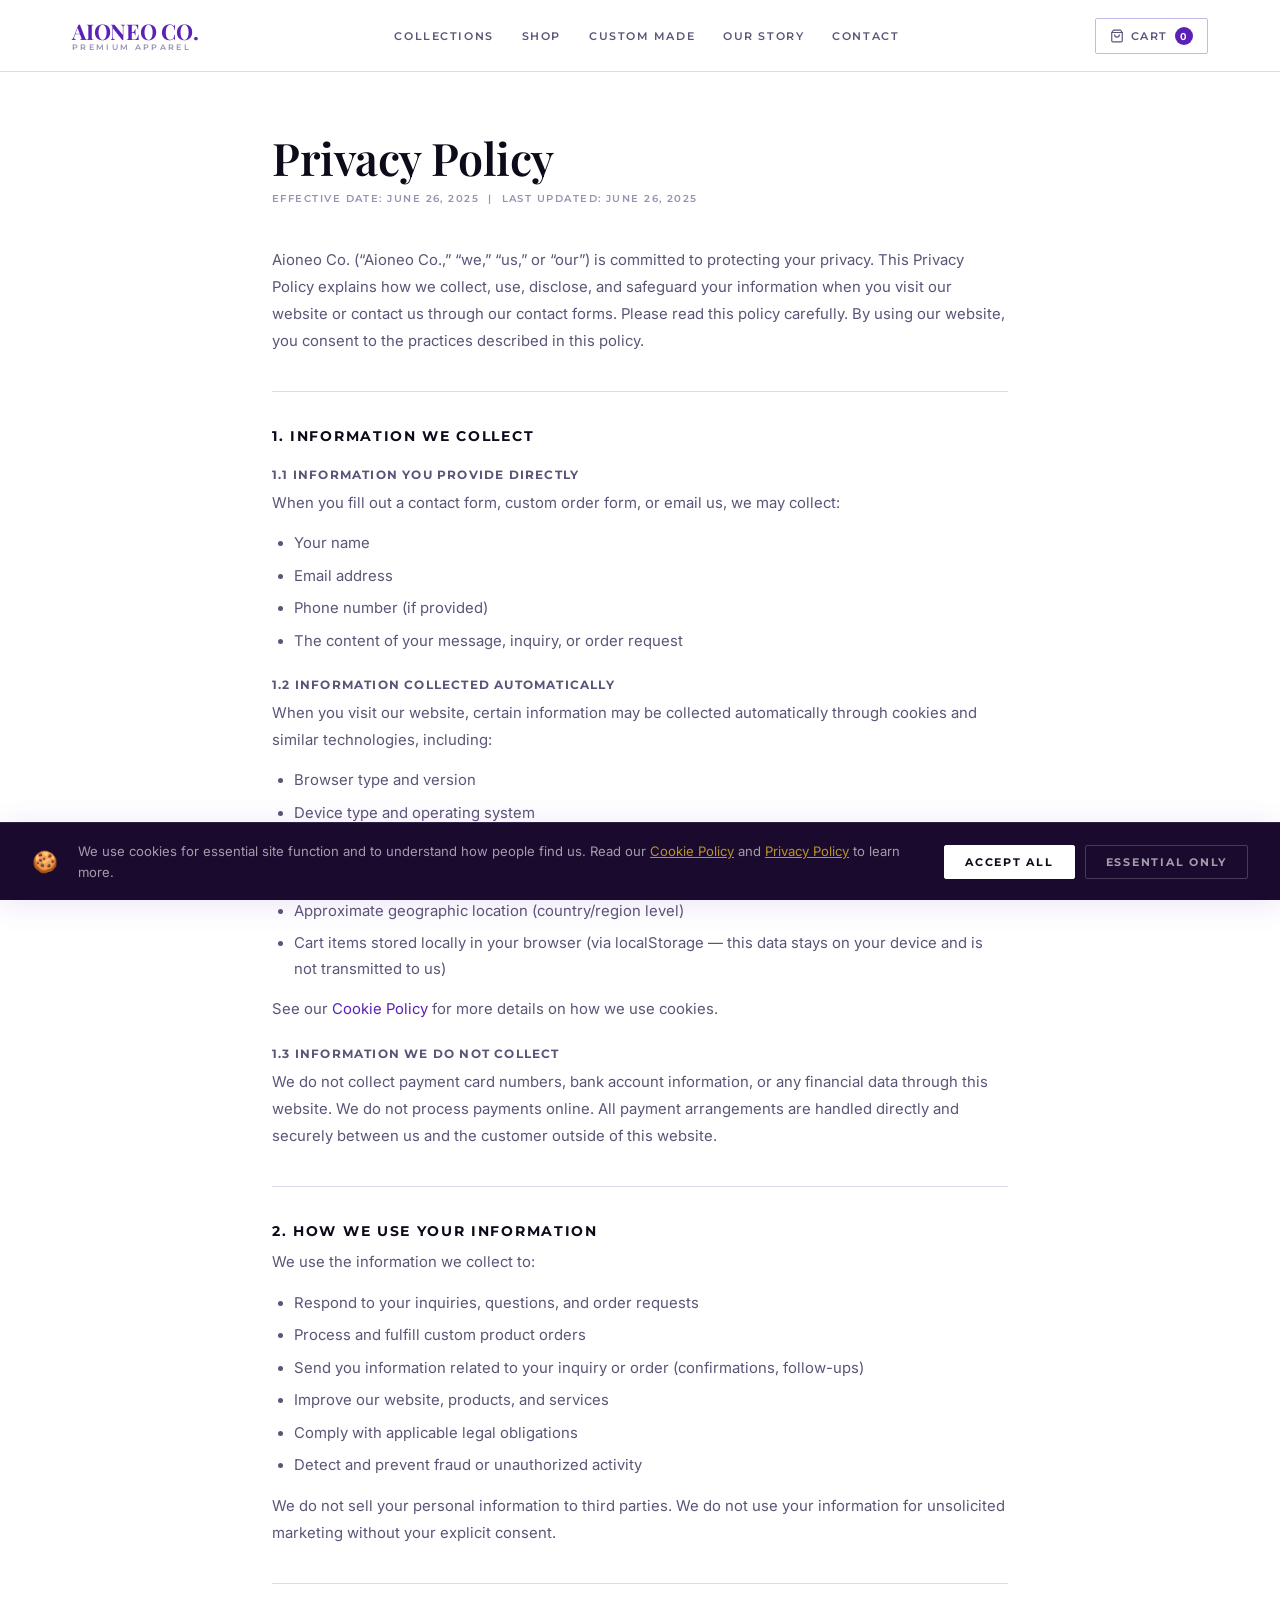
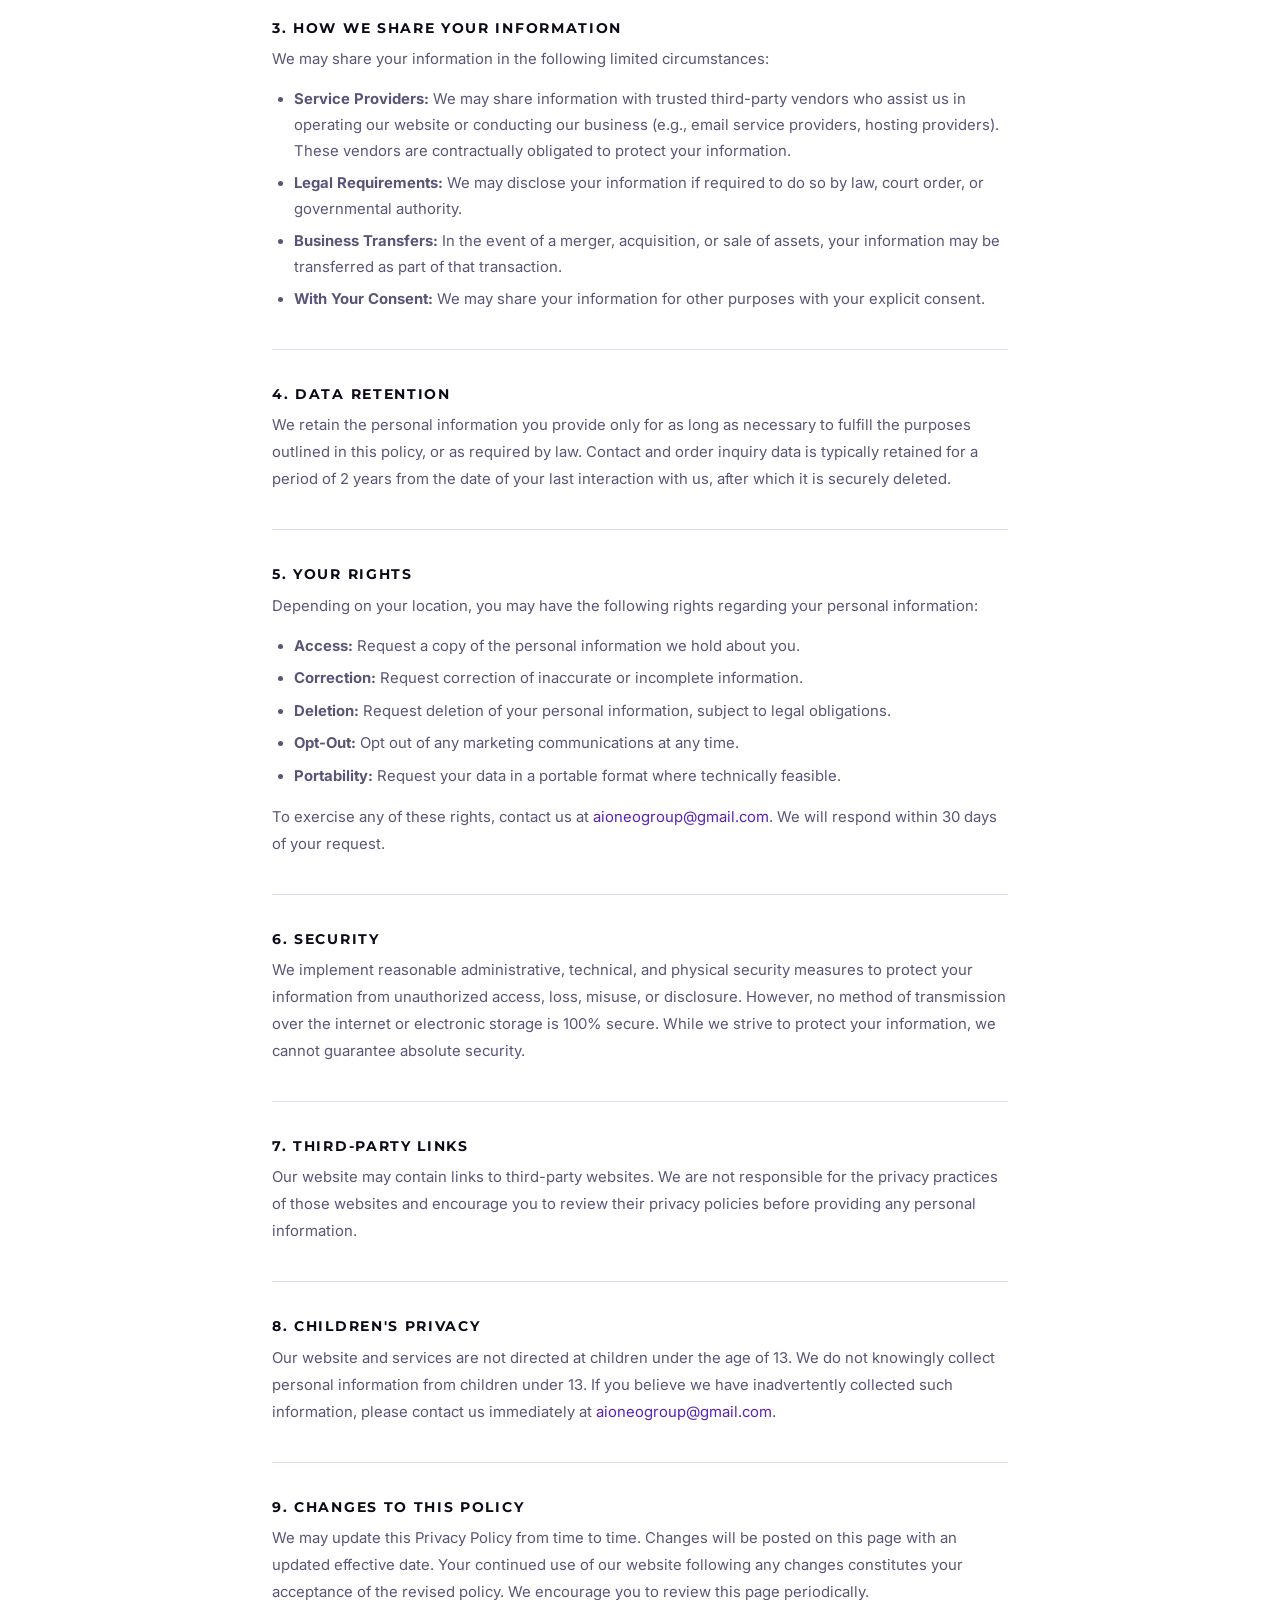
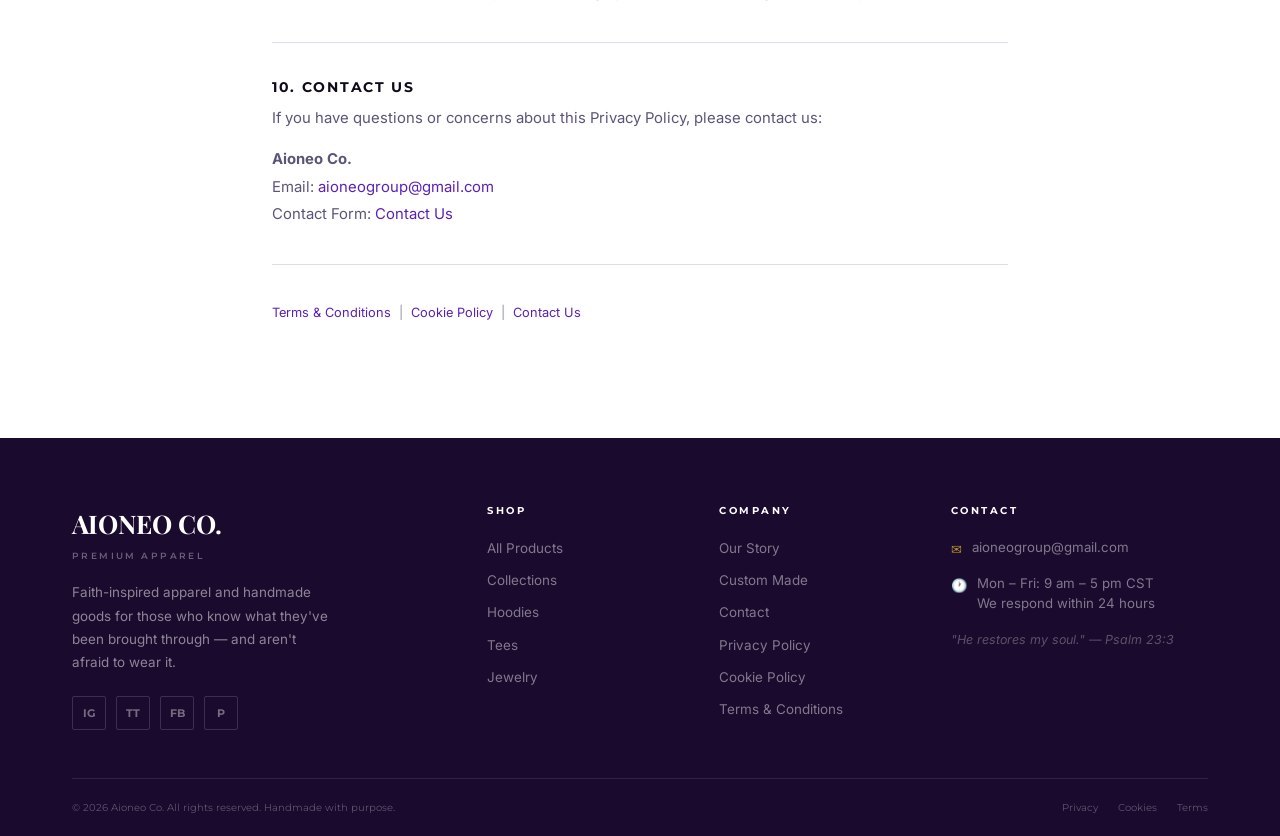
<file: privacy-policy.html>
<!DOCTYPE html>
<html lang="en">
<head>
  <meta charset="UTF-8">
  <meta name="viewport" content="width=device-width, initial-scale=1.0">
  <meta name="description" content="Aioneo Co. Privacy Policy — how we collect, use, and protect your personal information.">
  <title>Privacy Policy | Aioneo Co.</title>
  <link rel="stylesheet" href="css/styles.css">
</head>
<body>

  <header id="nav" role="banner"></header>

  <main class="legal-wrap">
    <h1>Privacy Policy</h1>
    <span class="legal-date">Effective Date: June 26, 2025 &nbsp;|&nbsp; Last Updated: June 26, 2025</span>

    <p>
      Aioneo Co. (&ldquo;Aioneo Co.,&rdquo; &ldquo;we,&rdquo; &ldquo;us,&rdquo; or &ldquo;our&rdquo;) is committed to protecting your privacy.
      This Privacy Policy explains how we collect, use, disclose, and safeguard your information when you visit
      our website or contact us through our contact forms. Please read this policy carefully.
      By using our website, you consent to the practices described in this policy.
    </p>

    <div class="legal-divider"></div>

    <h2>1. Information We Collect</h2>

    <h3>1.1 Information You Provide Directly</h3>
    <p>When you fill out a contact form, custom order form, or email us, we may collect:</p>
    <ul>
      <li>Your name</li>
      <li>Email address</li>
      <li>Phone number (if provided)</li>
      <li>The content of your message, inquiry, or order request</li>
    </ul>

    <h3>1.2 Information Collected Automatically</h3>
    <p>When you visit our website, certain information may be collected automatically through cookies and similar technologies, including:</p>
    <ul>
      <li>Browser type and version</li>
      <li>Device type and operating system</li>
      <li>Pages visited and time spent on pages</li>
      <li>Referring URLs</li>
      <li>Approximate geographic location (country/region level)</li>
      <li>Cart items stored locally in your browser (via localStorage — this data stays on your device and is not transmitted to us)</li>
    </ul>
    <p>See our <a href="cookie-policy.html">Cookie Policy</a> for more details on how we use cookies.</p>

    <h3>1.3 Information We Do Not Collect</h3>
    <p>
      We do not collect payment card numbers, bank account information, or any financial data through this website.
      We do not process payments online. All payment arrangements are handled directly and securely between
      us and the customer outside of this website.
    </p>

    <div class="legal-divider"></div>

    <h2>2. How We Use Your Information</h2>
    <p>We use the information we collect to:</p>
    <ul>
      <li>Respond to your inquiries, questions, and order requests</li>
      <li>Process and fulfill custom product orders</li>
      <li>Send you information related to your inquiry or order (confirmations, follow-ups)</li>
      <li>Improve our website, products, and services</li>
      <li>Comply with applicable legal obligations</li>
      <li>Detect and prevent fraud or unauthorized activity</li>
    </ul>
    <p>
      We do not sell your personal information to third parties. We do not use your information
      for unsolicited marketing without your explicit consent.
    </p>

    <div class="legal-divider"></div>

    <h2>3. How We Share Your Information</h2>
    <p>We may share your information in the following limited circumstances:</p>
    <ul>
      <li><strong>Service Providers:</strong> We may share information with trusted third-party vendors who assist us in operating our website or conducting our business (e.g., email service providers, hosting providers). These vendors are contractually obligated to protect your information.</li>
      <li><strong>Legal Requirements:</strong> We may disclose your information if required to do so by law, court order, or governmental authority.</li>
      <li><strong>Business Transfers:</strong> In the event of a merger, acquisition, or sale of assets, your information may be transferred as part of that transaction.</li>
      <li><strong>With Your Consent:</strong> We may share your information for other purposes with your explicit consent.</li>
    </ul>

    <div class="legal-divider"></div>

    <h2>4. Data Retention</h2>
    <p>
      We retain the personal information you provide only for as long as necessary to fulfill the purposes
      outlined in this policy, or as required by law. Contact and order inquiry data is typically retained
      for a period of 2 years from the date of your last interaction with us, after which it is securely deleted.
    </p>

    <div class="legal-divider"></div>

    <h2>5. Your Rights</h2>
    <p>Depending on your location, you may have the following rights regarding your personal information:</p>
    <ul>
      <li><strong>Access:</strong> Request a copy of the personal information we hold about you.</li>
      <li><strong>Correction:</strong> Request correction of inaccurate or incomplete information.</li>
      <li><strong>Deletion:</strong> Request deletion of your personal information, subject to legal obligations.</li>
      <li><strong>Opt-Out:</strong> Opt out of any marketing communications at any time.</li>
      <li><strong>Portability:</strong> Request your data in a portable format where technically feasible.</li>
    </ul>
    <p>
      To exercise any of these rights, contact us at
      <a href="mailto:aioneogroup@gmail.com">aioneogroup@gmail.com</a>.
      We will respond within 30 days of your request.
    </p>

    <div class="legal-divider"></div>

    <h2>6. Security</h2>
    <p>
      We implement reasonable administrative, technical, and physical security measures to protect your information
      from unauthorized access, loss, misuse, or disclosure. However, no method of transmission over the internet
      or electronic storage is 100% secure. While we strive to protect your information, we cannot guarantee
      absolute security.
    </p>

    <div class="legal-divider"></div>

    <h2>7. Third-Party Links</h2>
    <p>
      Our website may contain links to third-party websites. We are not responsible for the privacy practices
      of those websites and encourage you to review their privacy policies before providing any personal information.
    </p>

    <div class="legal-divider"></div>

    <h2>8. Children's Privacy</h2>
    <p>
      Our website and services are not directed at children under the age of 13. We do not knowingly collect
      personal information from children under 13. If you believe we have inadvertently collected such information,
      please contact us immediately at <a href="mailto:aioneogroup@gmail.com">aioneogroup@gmail.com</a>.
    </p>

    <div class="legal-divider"></div>

    <h2>9. Changes to This Policy</h2>
    <p>
      We may update this Privacy Policy from time to time. Changes will be posted on this page with an
      updated effective date. Your continued use of our website following any changes constitutes your
      acceptance of the revised policy. We encourage you to review this page periodically.
    </p>

    <div class="legal-divider"></div>

    <h2>10. Contact Us</h2>
    <p>If you have questions or concerns about this Privacy Policy, please contact us:</p>
    <p>
      <strong>Aioneo Co.</strong><br>
      Email: <a href="mailto:aioneogroup@gmail.com">aioneogroup@gmail.com</a><br>
      Contact Form: <a href="contact.html">Contact Us</a>
    </p>

    <div class="legal-divider"></div>
    <p style="font-size:.8rem;color:var(--text-3)">
      <a href="terms-conditions.html">Terms &amp; Conditions</a> &nbsp;|&nbsp;
      <a href="cookie-policy.html">Cookie Policy</a> &nbsp;|&nbsp;
      <a href="contact.html">Contact Us</a>
    </p>
  </main>

  <footer id="footer" role="contentinfo"></footer>

  <script src="js/products.js"></script>
  <script src="js/cart.js"></script>
  <script src="js/components.js"></script>
  <script src="js/main.js"></script>
</body>
</html>
</file>
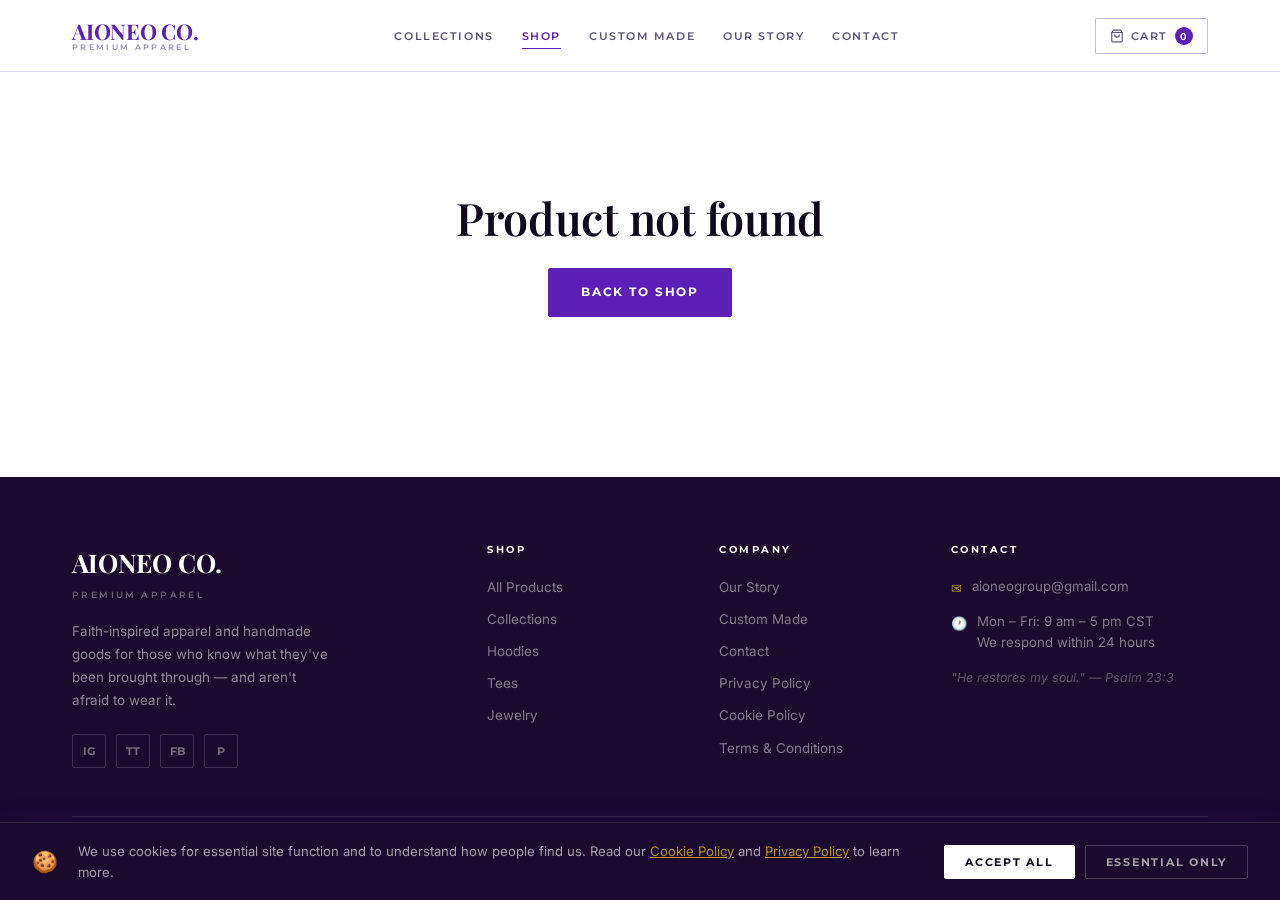
<file: product.html>
<!DOCTYPE html>
<html lang="en">
<head>
  <meta charset="UTF-8">
  <meta name="viewport" content="width=device-width, initial-scale=1.0">
  <meta name="description" content="Product details — Aioneo Co.">
  <title>Product | Aioneo Co.</title>
  <link rel="stylesheet" href="css/styles.css">
</head>
<body>

  <header id="nav" role="banner"></header>

  <main class="product-detail" id="product-main">
    <div class="container">

      <nav class="breadcrumb" aria-label="Breadcrumb">
        <a href="index.html">Home</a>
        <span class="bc-sep" aria-hidden="true">&rsaquo;</span>
        <a href="shop.html">Shop</a>
        <span class="bc-sep" aria-hidden="true">&rsaquo;</span>
        <span id="bc-name" aria-current="page">Product</span>
      </nav>

      <div class="product-detail-grid" style="margin-top:32px">

        <!-- Images -->
        <div>
          <div class="product-detail-main-img" id="detail-main-img"></div>
          <div class="product-detail-thumbs" id="detail-thumbs"></div>
        </div>

        <!-- Info -->
        <div class="product-detail-sticky">
          <div class="product-detail-col"  id="detail-col"></div>
          <h1 class="product-detail-name"  id="detail-name"></h1>
          <div class="product-detail-variant" id="detail-variant"></div>
          <div class="product-detail-price"   id="detail-price"></div>

          <div id="detail-swatches" style="margin-bottom:18px"></div>

          <p style="font-size:.9rem;color:var(--text-2);line-height:1.8;margin-bottom:20px" id="detail-desc"></p>

          <div class="divider" style="margin:18px 0"></div>

          <p style="font-family:var(--font-m);font-size:.62rem;font-weight:700;letter-spacing:.18em;text-transform:uppercase;color:var(--text-3);margin-bottom:8px">Details</p>
          <ul class="feature-list" id="detail-features"></ul>

          <div id="detail-specs" style="margin:18px 0;padding:14px 18px;background:var(--surface);border:1px solid var(--border);border-radius:var(--radius-lg)"></div>

          <div class="divider" style="margin:18px 0"></div>

          <div style="margin-bottom:16px">
            <label for="detail-qty" style="font-family:var(--font-m);font-size:.62rem;font-weight:700;letter-spacing:.18em;text-transform:uppercase;color:var(--text-3);display:block;margin-bottom:8px">Quantity</label>
            <div class="qty-control" style="width:fit-content">
              <button class="qty-ctrl-btn" id="qty-down" aria-label="Decrease quantity">&minus;</button>
              <input class="qty-ctrl-input" type="number" id="detail-qty" value="1" min="1" max="20" aria-label="Quantity">
              <button class="qty-ctrl-btn" id="qty-up"   aria-label="Increase quantity">+</button>
            </div>
          </div>

          <div class="detail-actions">
            <button class="btn btn-dark" id="add-to-cart-btn" style="flex:1">
              + Add to Cart
            </button>
            <a href="contact.html" class="btn btn-outline">Ask a Question</a>
          </div>

          <div style="margin-top:16px;padding:14px 18px;background:var(--surface);border:1px solid var(--border);border-radius:var(--radius-lg);display:flex;gap:10px;align-items:flex-start">
            <span style="color:var(--brown);font-size:.9rem;flex-shrink:0">&#8505;</span>
            <p style="font-size:.76rem;color:var(--text-3);line-height:1.6">
              We're not processing payments online yet — for your protection. Add items to your cart, then click
              <em>Inquire to Order</em> and we'll confirm everything and handle payment securely together.
            </p>
          </div>

        </div>
      </div>

      <!-- Related -->
      <div class="divider"></div>
      <div class="section-header" style="margin-bottom:28px">
        <div class="eyebrow">Continue Shopping</div>
        <h2>You Might Also Like</h2>
      </div>
      <div class="product-grid" id="related-products"></div>
    </div>
  </main>

  <footer id="footer" role="contentinfo"></footer>

  <script src="js/products.js"></script>
  <script src="js/cart.js"></script>
  <script src="js/components.js"></script>
  <script src="js/main.js"></script>
  <script>
    document.addEventListener('DOMContentLoaded', () => {
      const params  = new URLSearchParams(window.location.search);
      const product = getProductById(params.get('id'));

      if (!product) {
        document.getElementById('product-main').innerHTML = `
          <div class="container" style="text-align:center;padding:80px 0">
            <h2>Product not found</h2>
            <a href="shop.html" class="btn btn-dark" style="margin-top:24px">Back to Shop</a>
          </div>
        `;
        return;
      }

      document.title = `${product.name} — ${product.variant} | Aioneo Co.`;
      document.querySelector('meta[name="description"]').content = product.desc.slice(0, 160);
      document.getElementById('bc-name').textContent = `${product.name} — ${product.variant}`;

      document.getElementById('detail-main-img').innerHTML = `
        <div style="width:100%;height:100%;background:${product.bgColor};display:flex;align-items:center;justify-content:center;min-height:400px" aria-hidden="true">
          <span style="font-family:'Playfair Display',serif;font-size:3.5rem;font-weight:700;color:${product.textColor};letter-spacing:-.01em;text-align:center;padding:40px;line-height:1.1">AIONEO CO.</span>
        </div>
      `;

      const thumbAngles = ['160deg', '45deg', '280deg', '90deg'];
      document.getElementById('detail-thumbs').innerHTML = thumbAngles.map((bg, i) => `
        <div class="detail-thumb ${i === 0 ? 'active' : ''}" aria-label="View ${i + 1}">
          <div style="width:100%;height:100%;background:${product.bgColor};opacity:${1 - i * 0.15};display:flex;align-items:center;justify-content:center">
            <span style="font-family:'Playfair Display',serif;font-size:.55rem;font-weight:700;color:${product.textColor};letter-spacing:.02em">AON.</span>
          </div>
        </div>
      `).join('');

      document.getElementById('detail-col').textContent     = product.collection;
      document.getElementById('detail-name').textContent    = product.name;
      document.getElementById('detail-variant').textContent = product.variant;
      document.getElementById('detail-price').textContent   = '$' + product.price.toFixed(2);
      document.getElementById('detail-desc').textContent    = product.desc;

      if (product.swatches && product.swatches.length > 1) {
        const sameBase = PRODUCTS.filter(p => p.name === product.name);
        document.getElementById('detail-swatches').innerHTML = `
          <p style="font-family:var(--font-m);font-size:.62rem;font-weight:700;letter-spacing:.18em;text-transform:uppercase;color:var(--text-3);margin-bottom:8px">
            Color: <span style="color:var(--text-1)">${product.variant}</span>
          </p>
          <div style="display:flex;gap:8px;flex-wrap:wrap">
            ${sameBase.map(p => `
              <a href="product.html?id=${p.id}"
                 title="${p.variant}"
                 aria-label="${p.variant}"
                 style="display:flex;align-items:center;gap:6px;padding:6px 12px;border:1.5px solid ${p.id === product.id ? 'var(--text-1)' : 'var(--border)'};border-radius:100px;font-family:var(--font-m);font-size:.65rem;font-weight:600;color:var(--text-2);transition:border-color var(--t)">
                <span style="width:12px;height:12px;border-radius:50%;background:${p.bgColor};border:1px solid var(--border);flex-shrink:0"></span>
                ${p.variant}
              </a>
            `).join('')}
          </div>
        `;
      }

      document.getElementById('detail-features').innerHTML = product.features.map(f => `
        <li>
          <span class="check-icon" aria-hidden="true">&#10003;</span>
          <span>${f}</span>
        </li>
      `).join('');

      const specs = [];
      if (product.fit)       specs.push(`<strong>Fit:</strong> ${product.fit}`);
      if (product.material)  specs.push(`<strong>Material:</strong> ${product.material}`);
      if (product.careNote)  specs.push(`<strong>Care:</strong> ${product.careNote}`);
      document.getElementById('detail-specs').innerHTML = `
        <div style="display:flex;flex-direction:column;gap:6px">
          ${specs.map(s => `<p style="font-size:.82rem;color:var(--text-2);margin:0">${s}</p>`).join('')}
        </div>
      `;

      const qtyInput = document.getElementById('detail-qty');
      document.getElementById('qty-down').addEventListener('click', () => {
        qtyInput.value = Math.max(1, parseInt(qtyInput.value) - 1);
      });
      document.getElementById('qty-up').addEventListener('click', () => {
        qtyInput.value = Math.min(20, parseInt(qtyInput.value) + 1);
      });

      document.getElementById('add-to-cart-btn').addEventListener('click', () => {
        const qty = Math.max(1, parseInt(qtyInput.value) || 1);
        cart.add(product, qty);
        _updateCartCount && _updateCartCount();
        showToast(`${product.name} — ${product.variant} (×${qty}) added ✓`);
      });

      const related = PRODUCTS
        .filter(p => p.id !== product.id && (p.collection === product.collection || p.category === product.category))
        .slice(0, 4);
      if (related.length === 0) {
        const related2 = PRODUCTS.filter(p => p.id !== product.id).slice(0, 4);
        document.getElementById('related-products').innerHTML = related2.map(p => productCard(p)).join('');
      } else {
        document.getElementById('related-products').innerHTML = related.map(p => productCard(p)).join('');
      }
    });
  </script>
</body>
</html>
</file>
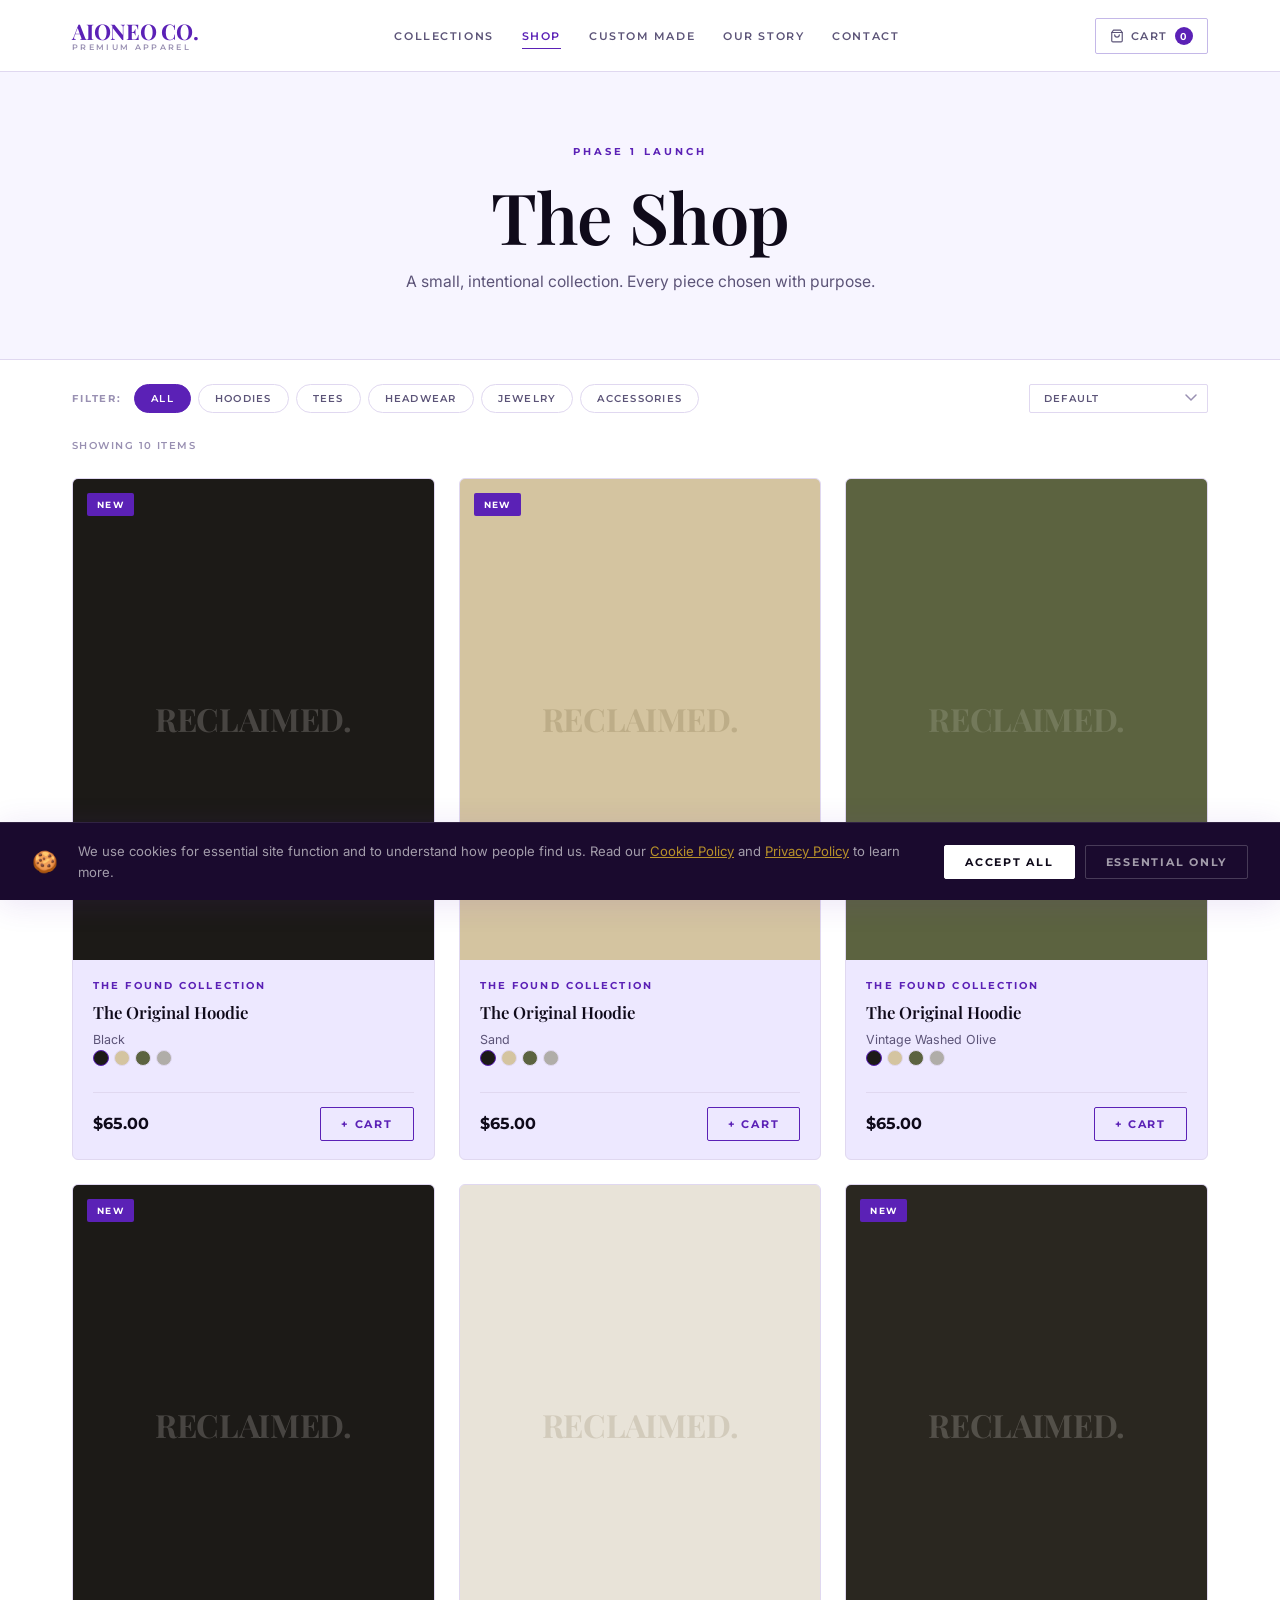
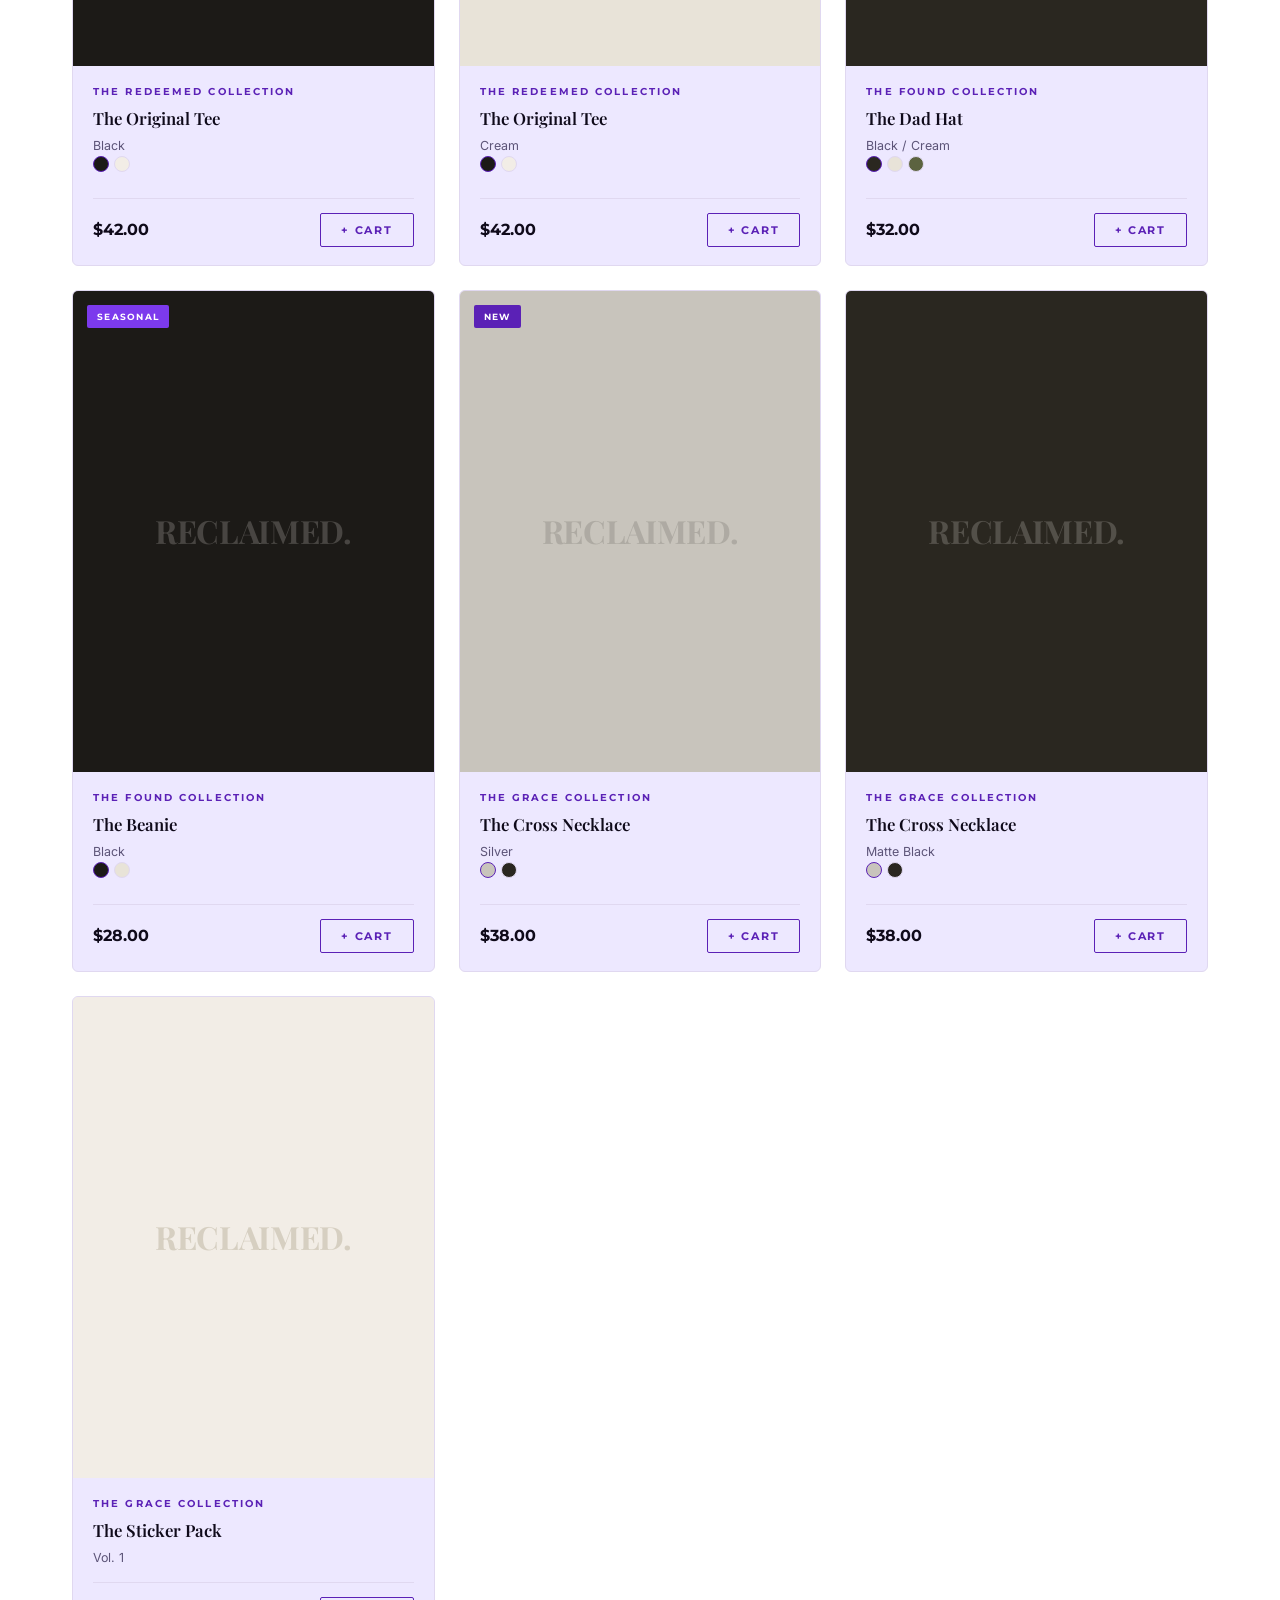
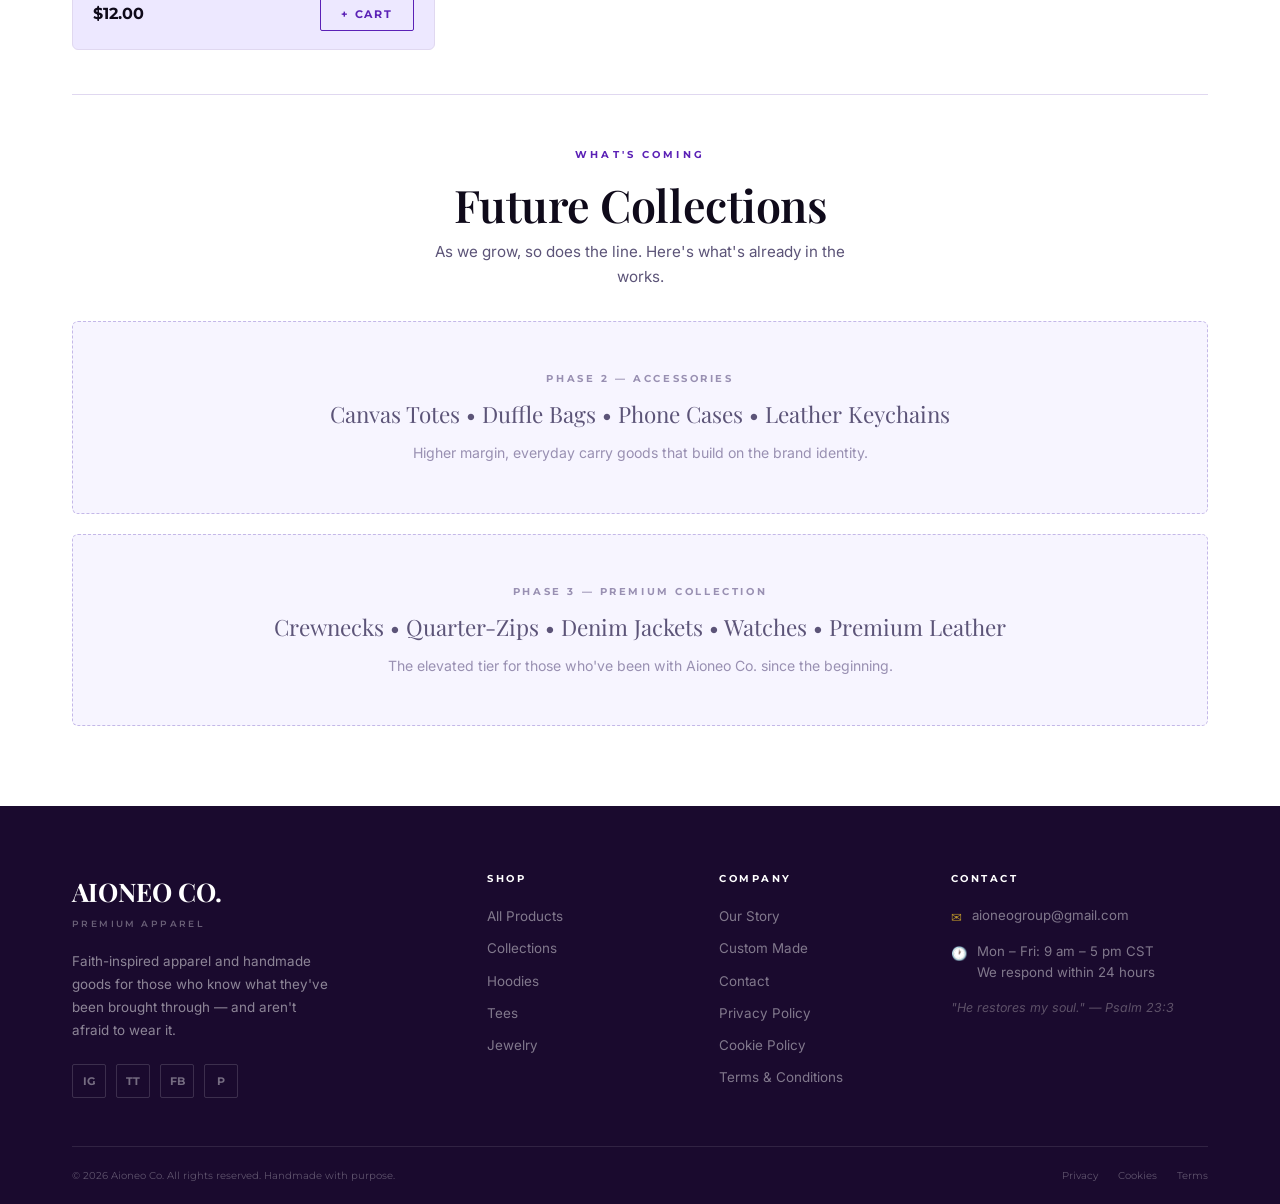
<file: shop.html>
<!DOCTYPE html>
<html lang="en">
<head>
  <meta charset="UTF-8">
  <meta name="viewport" content="width=device-width, initial-scale=1.0">
  <meta name="description" content="Shop Aioneo Co. — Phase 1 launch. Premium heavyweight hoodies, tees, headwear, and jewelry rooted in faith.">
  <title>Shop | Aioneo Co.</title>
  <link rel="stylesheet" href="css/styles.css">
</head>
<body>

  <header id="nav" role="banner"></header>

  <div class="page-header">
    <div class="container">
      <div class="eyebrow">Phase 1 Launch</div>
      <h1>The Shop</h1>
      <p>A small, intentional collection. Every piece chosen with purpose.</p>
    </div>
  </div>

  <section class="section" style="padding-top:0">
    <div class="container">

      <div class="filter-bar">
        <span class="filter-label">Filter:</span>
        <div class="filter-tags" id="filter-tags" role="group" aria-label="Filter by category"></div>
        <select class="sort-select" id="sort-select" aria-label="Sort products">
          <option value="default">Default</option>
          <option value="price-asc">Price: Low to High</option>
          <option value="price-desc">Price: High to Low</option>
          <option value="name">Name A&ndash;Z</option>
        </select>
      </div>

      <p style="font-family:var(--font-m);font-size:.65rem;font-weight:600;letter-spacing:.14em;text-transform:uppercase;color:var(--text-3);margin-bottom:24px" id="results-count"></p>

      <div class="product-grid" id="product-grid"></div>

      <div class="divider"></div>
      <div style="text-align:center;margin-bottom:32px">
        <div class="eyebrow">What's Coming</div>
        <h2 style="margin-top:6px;margin-bottom:8px">Future Collections</h2>
        <p style="color:var(--text-2);font-size:.95rem;max-width:440px;margin:0 auto">As we grow, so does the line. Here's what's already in the works.</p>
      </div>
      <div style="display:grid;grid-template-columns:1fr 1fr;gap:20px" class="coming-grid">
        <div class="coming-soon-card">
          <div class="coming-soon-label">Phase 2 — Accessories</div>
          <div class="coming-soon-title">Canvas Totes &bull; Duffle Bags &bull; Phone Cases &bull; Leather Keychains</div>
          <p class="coming-soon-desc" style="margin-top:8px">Higher margin, everyday carry goods that build on the brand identity.</p>
        </div>
        <div class="coming-soon-card">
          <div class="coming-soon-label">Phase 3 — Premium Collection</div>
          <div class="coming-soon-title">Crewnecks &bull; Quarter-Zips &bull; Denim Jackets &bull; Watches &bull; Premium Leather</div>
          <p class="coming-soon-desc" style="margin-top:8px">The elevated tier for those who've been with Aioneo Co. since the beginning.</p>
        </div>
      </div>

    </div>
  </section>

  <footer id="footer" role="contentinfo"></footer>

  <script src="js/products.js"></script>
  <script src="js/cart.js"></script>
  <script src="js/components.js"></script>
  <script src="js/main.js"></script>
  <script>
    let _cat  = 'All';
    let _sort = 'default';

    function buildFilters() {
      const container = document.getElementById('filter-tags');
      if (!container) return;
      container.innerHTML = CATEGORIES.map(c => `
        <button class="filter-tag ${c === _cat ? 'active' : ''}"
                onclick="setCategory('${c}')"
                aria-pressed="${c === _cat}">${c}</button>
      `).join('');
    }

    function setCategory(cat) {
      _cat = cat;
      buildFilters();
      renderGrid();
    }

    function renderGrid() {
      let list = _cat === 'All' ? [...PRODUCTS] : PRODUCTS.filter(p => p.category === _cat);
      if (_sort === 'price-asc')  list.sort((a,b) => a.price - b.price);
      if (_sort === 'price-desc') list.sort((a,b) => b.price - a.price);
      if (_sort === 'name')       list.sort((a,b) => a.name.localeCompare(b.name));

      const grid  = document.getElementById('product-grid');
      const count = document.getElementById('results-count');
      if (grid)  grid.innerHTML  = list.map(p => productCard(p)).join('');
      if (count) count.textContent = `Showing ${list.length} item${list.length !== 1 ? 's' : ''}`;
    }

    const urlCat = new URLSearchParams(window.location.search).get('cat');
    if (urlCat && CATEGORIES.includes(urlCat)) _cat = urlCat;

    document.addEventListener('DOMContentLoaded', () => {
      buildFilters();
      renderGrid();
      document.getElementById('sort-select')?.addEventListener('change', e => {
        _sort = e.target.value;
        renderGrid();
      });
    });
  </script>
  <style>
    @media (max-width: 580px) { .coming-grid { grid-template-columns: 1fr !important; } }
  </style>
</body>
</html>
</file>
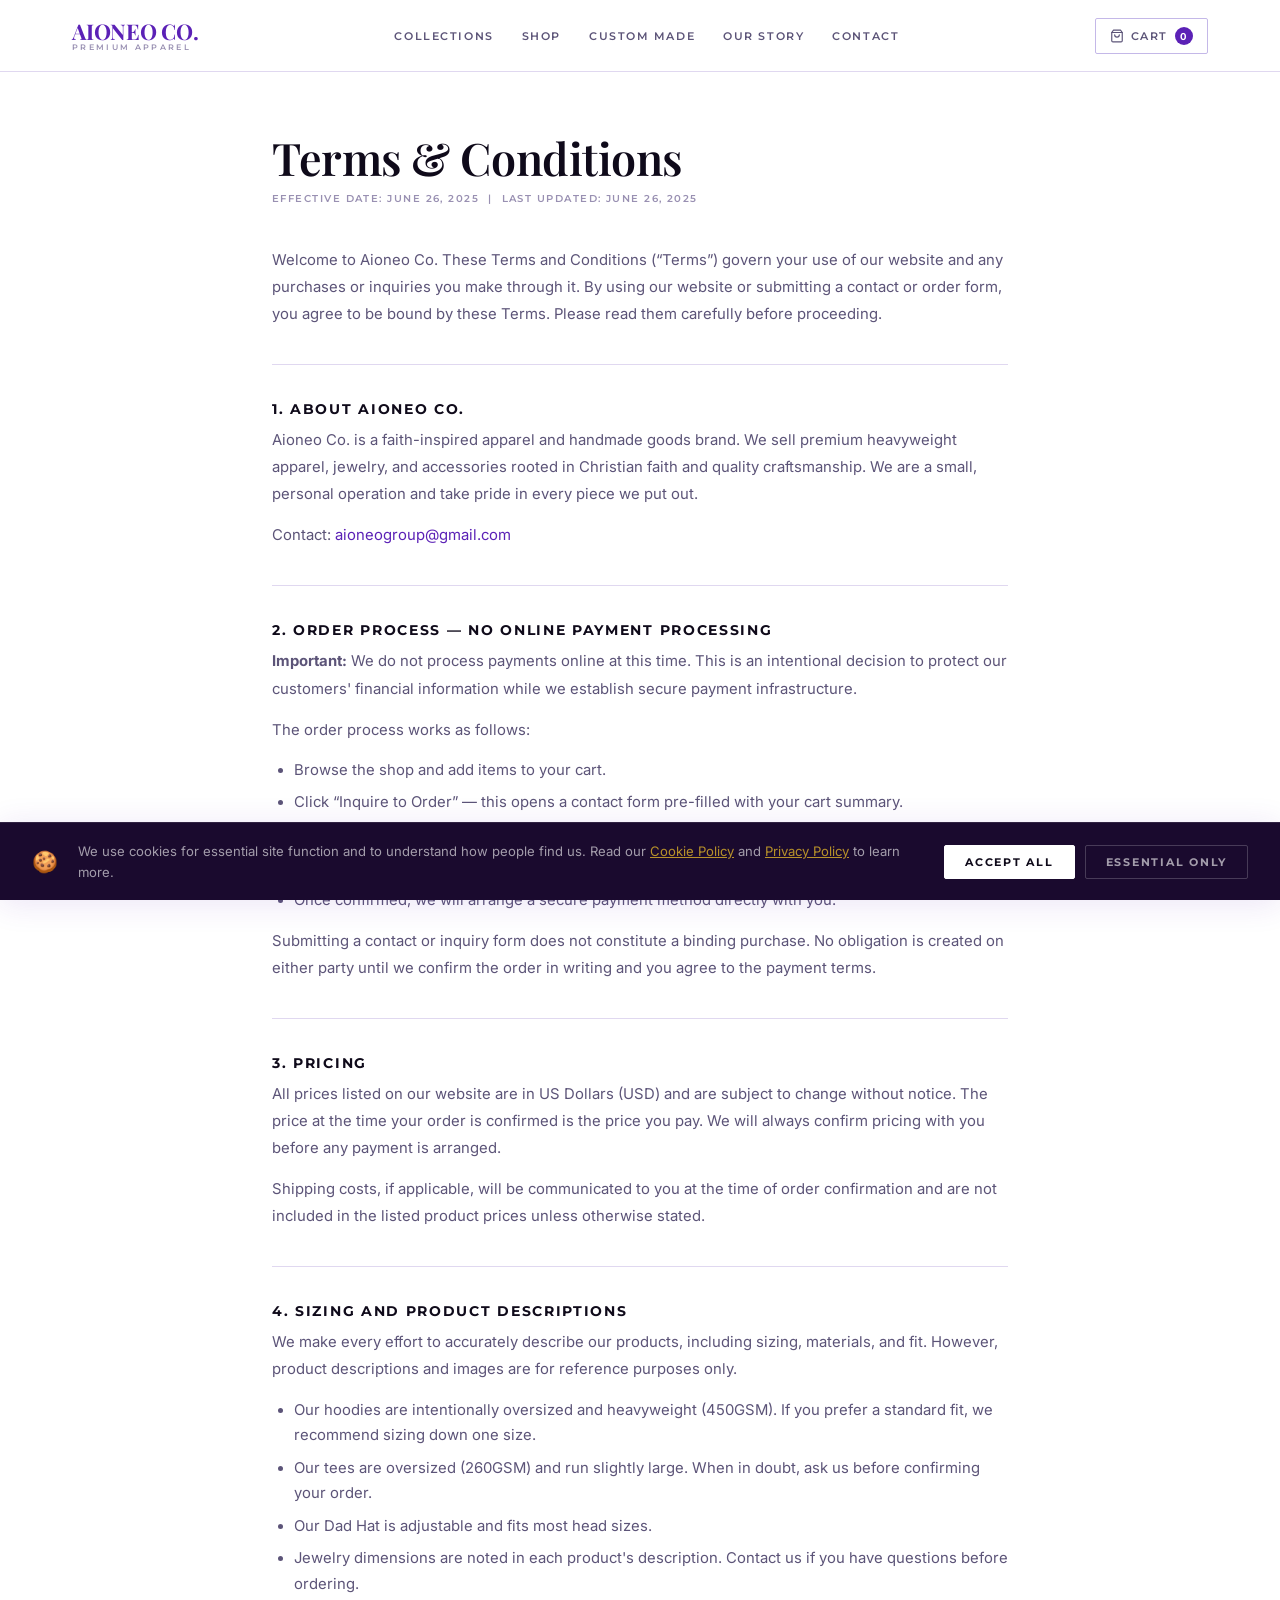
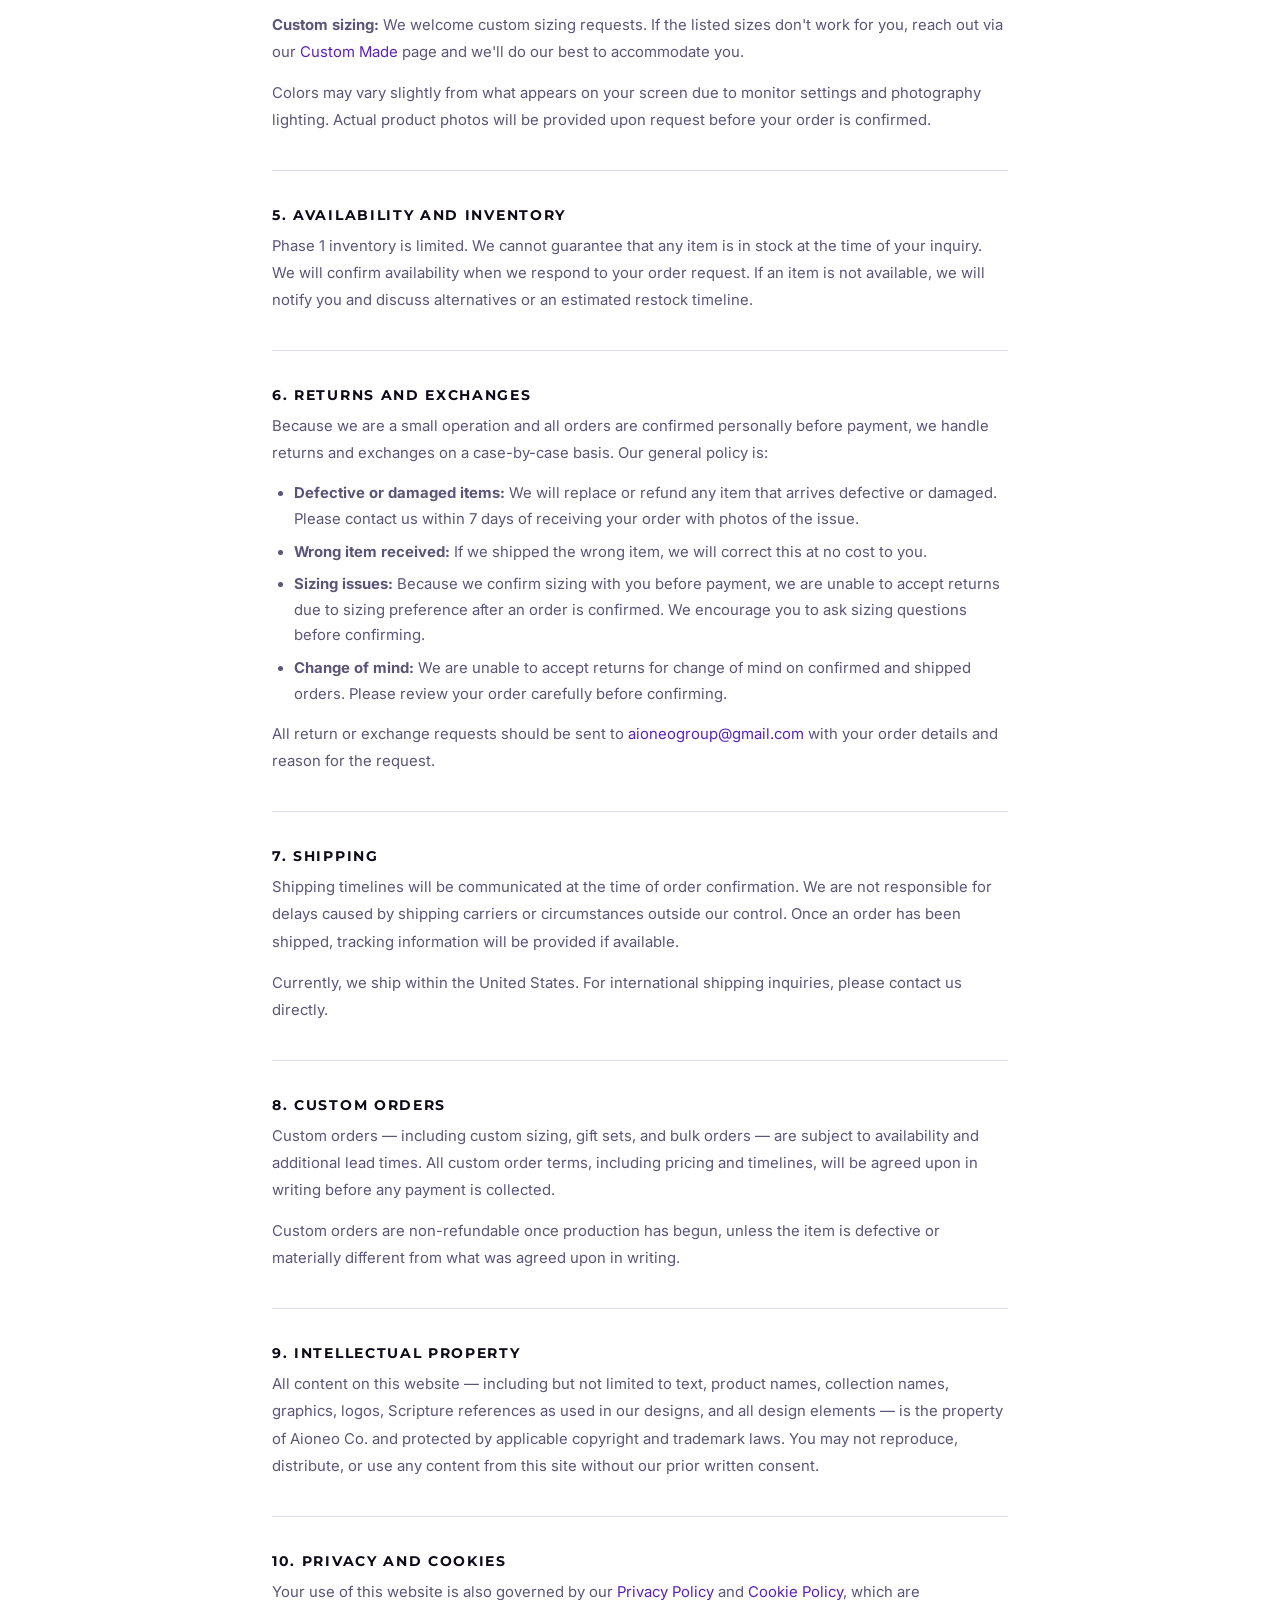
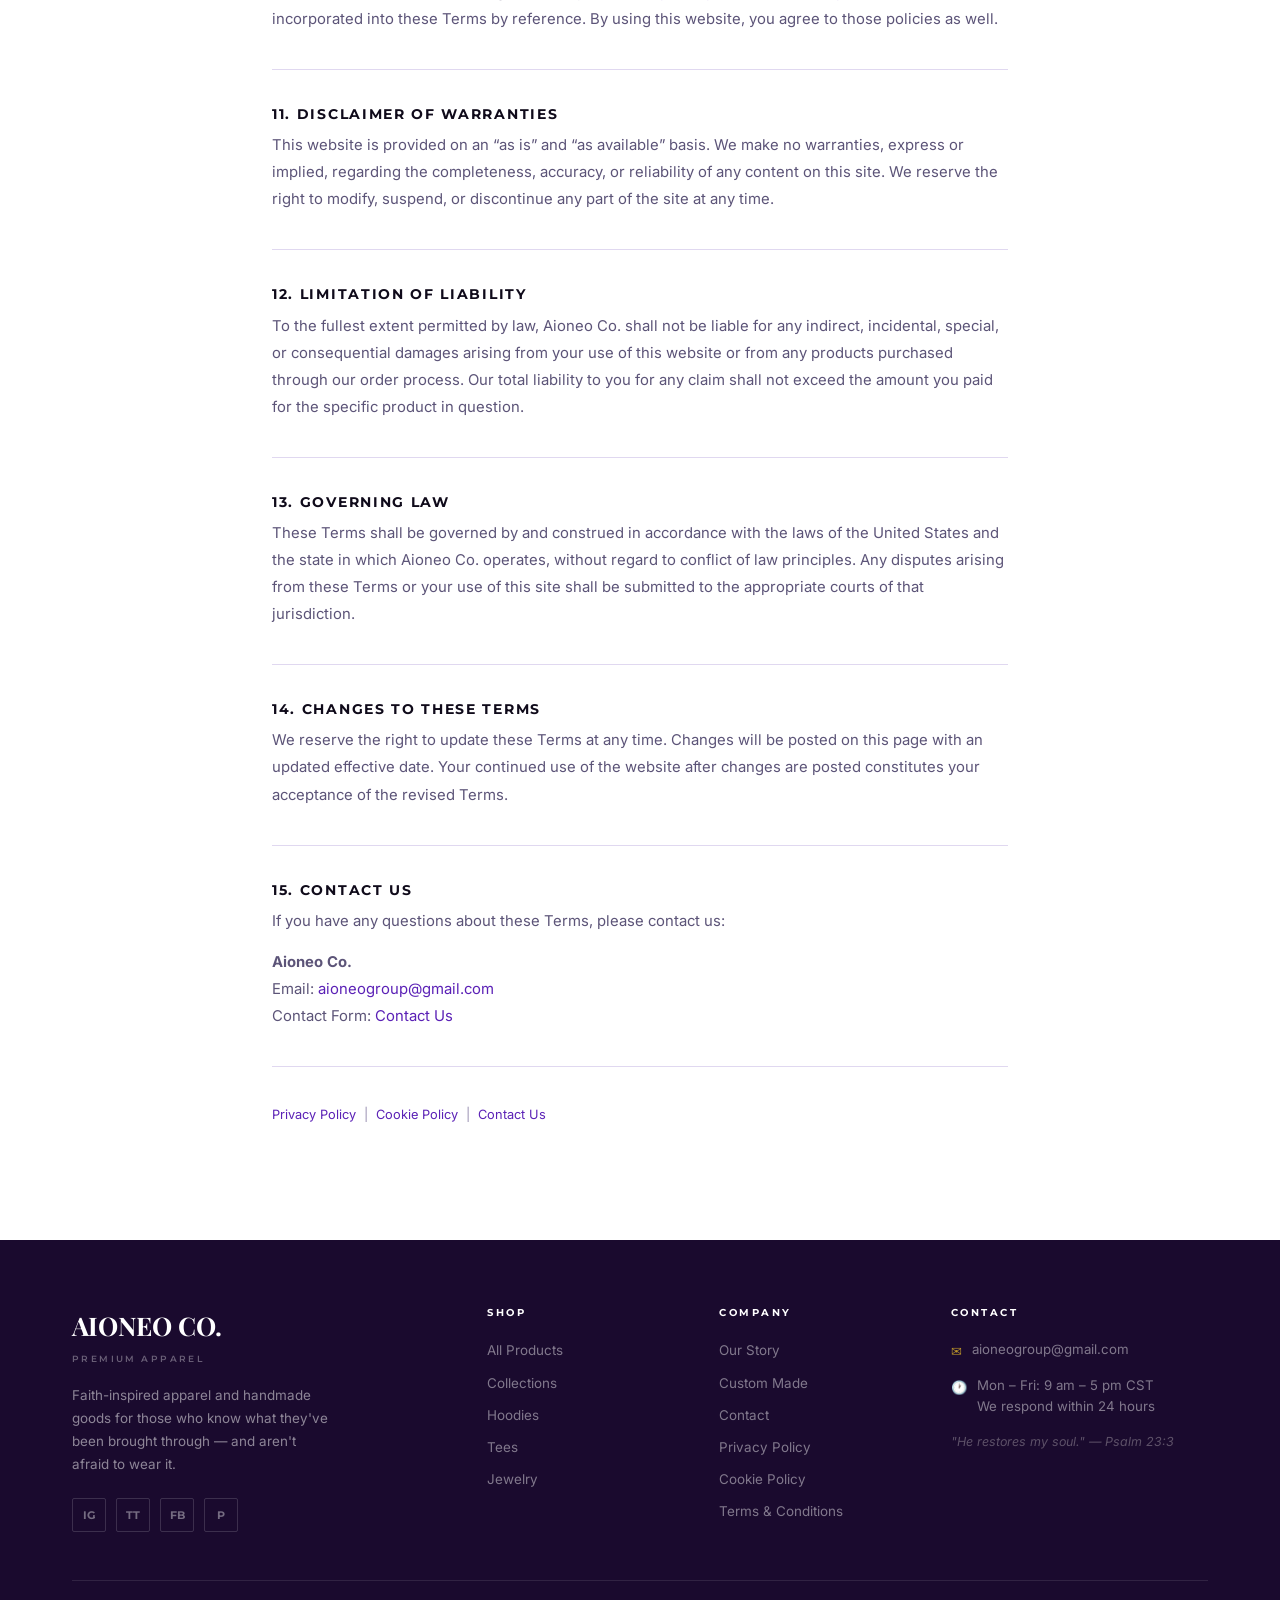
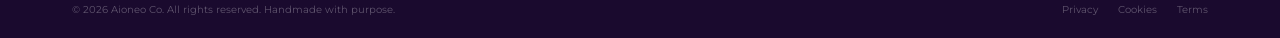
<file: terms-conditions.html>
<!DOCTYPE html>
<html lang="en">
<head>
  <meta charset="UTF-8">
  <meta name="viewport" content="width=device-width, initial-scale=1.0">
  <meta name="description" content="Aioneo Co. Terms and Conditions — our policies for ordering, returns, sizing, and using our website.">
  <title>Terms &amp; Conditions | Aioneo Co.</title>
  <link rel="stylesheet" href="css/styles.css">
</head>
<body>

  <header id="nav" role="banner"></header>

  <main class="legal-wrap">
    <h1>Terms &amp; Conditions</h1>
    <span class="legal-date">Effective Date: June 26, 2025 &nbsp;|&nbsp; Last Updated: June 26, 2025</span>

    <p>
      Welcome to Aioneo Co. These Terms and Conditions (&ldquo;Terms&rdquo;) govern your use of our website
      and any purchases or inquiries you make through it. By using our website or submitting a contact
      or order form, you agree to be bound by these Terms. Please read them carefully before proceeding.
    </p>

    <div class="legal-divider"></div>

    <h2>1. About Aioneo Co.</h2>
    <p>
      Aioneo Co. is a faith-inspired apparel and handmade goods brand. We sell premium heavyweight apparel,
      jewelry, and accessories rooted in Christian faith and quality craftsmanship. We are a small, personal
      operation and take pride in every piece we put out.
    </p>
    <p>
      Contact: <a href="mailto:aioneogroup@gmail.com">aioneogroup@gmail.com</a>
    </p>

    <div class="legal-divider"></div>

    <h2>2. Order Process — No Online Payment Processing</h2>
    <p>
      <strong>Important:</strong> We do not process payments online at this time.
      This is an intentional decision to protect our customers' financial information while we establish
      secure payment infrastructure.
    </p>
    <p>The order process works as follows:</p>
    <ul>
      <li>Browse the shop and add items to your cart.</li>
      <li>Click &ldquo;Inquire to Order&rdquo; — this opens a contact form pre-filled with your cart summary.</li>
      <li>Submit the form (which opens your email client) to send us your inquiry.</li>
      <li>We will confirm item availability, sizing, and total cost within 24 hours.</li>
      <li>Once confirmed, we will arrange a secure payment method directly with you.</li>
    </ul>
    <p>
      Submitting a contact or inquiry form does not constitute a binding purchase. No obligation is created
      on either party until we confirm the order in writing and you agree to the payment terms.
    </p>

    <div class="legal-divider"></div>

    <h2>3. Pricing</h2>
    <p>
      All prices listed on our website are in US Dollars (USD) and are subject to change without notice.
      The price at the time your order is confirmed is the price you pay. We will always confirm pricing
      with you before any payment is arranged.
    </p>
    <p>
      Shipping costs, if applicable, will be communicated to you at the time of order confirmation
      and are not included in the listed product prices unless otherwise stated.
    </p>

    <div class="legal-divider"></div>

    <h2>4. Sizing and Product Descriptions</h2>
    <p>
      We make every effort to accurately describe our products, including sizing, materials, and fit.
      However, product descriptions and images are for reference purposes only.
    </p>
    <ul>
      <li>Our hoodies are intentionally oversized and heavyweight (450GSM). If you prefer a standard fit, we recommend sizing down one size.</li>
      <li>Our tees are oversized (260GSM) and run slightly large. When in doubt, ask us before confirming your order.</li>
      <li>Our Dad Hat is adjustable and fits most head sizes.</li>
      <li>Jewelry dimensions are noted in each product's description. Contact us if you have questions before ordering.</li>
    </ul>
    <p>
      <strong>Custom sizing:</strong> We welcome custom sizing requests. If the listed sizes don't work for you,
      reach out via our <a href="custom-made.html">Custom Made</a> page and we'll do our best to accommodate you.
    </p>
    <p>
      Colors may vary slightly from what appears on your screen due to monitor settings and photography lighting.
      Actual product photos will be provided upon request before your order is confirmed.
    </p>

    <div class="legal-divider"></div>

    <h2>5. Availability and Inventory</h2>
    <p>
      Phase 1 inventory is limited. We cannot guarantee that any item is in stock at the time of your inquiry.
      We will confirm availability when we respond to your order request. If an item is not available,
      we will notify you and discuss alternatives or an estimated restock timeline.
    </p>

    <div class="legal-divider"></div>

    <h2>6. Returns and Exchanges</h2>
    <p>
      Because we are a small operation and all orders are confirmed personally before payment,
      we handle returns and exchanges on a case-by-case basis. Our general policy is:
    </p>
    <ul>
      <li><strong>Defective or damaged items:</strong> We will replace or refund any item that arrives defective or damaged. Please contact us within 7 days of receiving your order with photos of the issue.</li>
      <li><strong>Wrong item received:</strong> If we shipped the wrong item, we will correct this at no cost to you.</li>
      <li><strong>Sizing issues:</strong> Because we confirm sizing with you before payment, we are unable to accept returns due to sizing preference after an order is confirmed. We encourage you to ask sizing questions before confirming.</li>
      <li><strong>Change of mind:</strong> We are unable to accept returns for change of mind on confirmed and shipped orders. Please review your order carefully before confirming.</li>
    </ul>
    <p>
      All return or exchange requests should be sent to
      <a href="mailto:aioneogroup@gmail.com">aioneogroup@gmail.com</a> with your order details and reason for the request.
    </p>

    <div class="legal-divider"></div>

    <h2>7. Shipping</h2>
    <p>
      Shipping timelines will be communicated at the time of order confirmation. We are not responsible for
      delays caused by shipping carriers or circumstances outside our control. Once an order has been shipped,
      tracking information will be provided if available.
    </p>
    <p>
      Currently, we ship within the United States. For international shipping inquiries, please contact us directly.
    </p>

    <div class="legal-divider"></div>

    <h2>8. Custom Orders</h2>
    <p>
      Custom orders — including custom sizing, gift sets, and bulk orders — are subject to availability
      and additional lead times. All custom order terms, including pricing and timelines, will be agreed
      upon in writing before any payment is collected.
    </p>
    <p>
      Custom orders are non-refundable once production has begun, unless the item is defective
      or materially different from what was agreed upon in writing.
    </p>

    <div class="legal-divider"></div>

    <h2>9. Intellectual Property</h2>
    <p>
      All content on this website — including but not limited to text, product names, collection names,
      graphics, logos, Scripture references as used in our designs, and all design elements — is the property
      of Aioneo Co. and protected by applicable copyright and trademark laws.
      You may not reproduce, distribute, or use any content from this site without our prior written consent.
    </p>

    <div class="legal-divider"></div>

    <h2>10. Privacy and Cookies</h2>
    <p>
      Your use of this website is also governed by our
      <a href="privacy-policy.html">Privacy Policy</a> and
      <a href="cookie-policy.html">Cookie Policy</a>,
      which are incorporated into these Terms by reference. By using this website, you agree to those
      policies as well.
    </p>

    <div class="legal-divider"></div>

    <h2>11. Disclaimer of Warranties</h2>
    <p>
      This website is provided on an &ldquo;as is&rdquo; and &ldquo;as available&rdquo; basis. We make no warranties, express or implied,
      regarding the completeness, accuracy, or reliability of any content on this site.
      We reserve the right to modify, suspend, or discontinue any part of the site at any time.
    </p>

    <div class="legal-divider"></div>

    <h2>12. Limitation of Liability</h2>
    <p>
      To the fullest extent permitted by law, Aioneo Co. shall not be liable for any indirect, incidental,
      special, or consequential damages arising from your use of this website or from any products purchased
      through our order process. Our total liability to you for any claim shall not exceed the amount you paid
      for the specific product in question.
    </p>

    <div class="legal-divider"></div>

    <h2>13. Governing Law</h2>
    <p>
      These Terms shall be governed by and construed in accordance with the laws of the United States
      and the state in which Aioneo Co. operates, without regard to conflict of law principles.
      Any disputes arising from these Terms or your use of this site shall be submitted to the appropriate
      courts of that jurisdiction.
    </p>

    <div class="legal-divider"></div>

    <h2>14. Changes to These Terms</h2>
    <p>
      We reserve the right to update these Terms at any time. Changes will be posted on this page
      with an updated effective date. Your continued use of the website after changes are posted
      constitutes your acceptance of the revised Terms.
    </p>

    <div class="legal-divider"></div>

    <h2>15. Contact Us</h2>
    <p>If you have any questions about these Terms, please contact us:</p>
    <p>
      <strong>Aioneo Co.</strong><br>
      Email: <a href="mailto:aioneogroup@gmail.com">aioneogroup@gmail.com</a><br>
      Contact Form: <a href="contact.html">Contact Us</a>
    </p>

    <div class="legal-divider"></div>
    <p style="font-size:.8rem;color:var(--text-3)">
      <a href="privacy-policy.html">Privacy Policy</a> &nbsp;|&nbsp;
      <a href="cookie-policy.html">Cookie Policy</a> &nbsp;|&nbsp;
      <a href="contact.html">Contact Us</a>
    </p>
  </main>

  <footer id="footer" role="contentinfo"></footer>

  <script src="js/products.js"></script>
  <script src="js/cart.js"></script>
  <script src="js/components.js"></script>
  <script src="js/main.js"></script>
</body>
</html>
</file>
<file: css/styles.css>
@import url('https://fonts.googleapis.com/css2?family=Playfair+Display:ital,wght@0,400;0,500;0,600;0,700;1,400;1,500&family=Montserrat:wght@400;500;600;700&family=Inter:wght@300;400;500;600&display=swap');

/* ============================================================
   AIONEO CO. — Brand Stylesheet
   ============================================================ */

:root {
  /* Core */
  --bg:        #FFFFFF;
  --surface:   #F7F5FF;
  --card:      #EDE8FF;
  --card-dark: #E2DAFF;

  /* Accent */
  --brown:     #5B21B6;
  --brown-l:   #B8922A;
  --olive:     #7C3AED;
  --olive-l:   #D4AA4A;

  /* Text */
  --text-1:    #0F0A1A;
  --text-2:    #5C5478;
  --text-3:    #9990B2;

  /* Border */
  --border:    #E0D8F0;
  --border-2:  #C4B8E8;

  /* State */
  --error:     #C0392B;

  /* Typography */
  --font-h:    'Playfair Display', Georgia, serif;
  --font-m:    'Montserrat', sans-serif;
  --font-b:    'Inter', sans-serif;

  /* Layout */
  --container: 1200px;
  --nav-h:     72px;
  --radius:    2px;
  --radius-lg: 6px;

  /* Shadows */
  --shadow:    0 4px 32px rgba(91,33,182,.12);
  --shadow-sm: 0 2px 12px rgba(91,33,182,.07);

  /* Transitions */
  --t:         0.2s ease;
  --ts:        0.35s ease;
}

*, *::before, *::after { box-sizing: border-box; margin: 0; padding: 0; }
html { scroll-behavior: smooth; font-size: 16px; }

body {
  font-family: var(--font-b);
  background: var(--bg);
  color: var(--text-1);
  line-height: 1.65;
  overflow-x: hidden;
}

a { color: inherit; text-decoration: none; }
img { max-width: 100%; display: block; }
button { cursor: pointer; border: none; background: none; font-family: inherit; }
input, textarea, select { font-family: inherit; }
ul { list-style: none; }

/* ── Layout ──────────────────────────────── */
.container  { max-width: var(--container); margin: 0 auto; padding: 0 32px; }
.section    { padding: 80px 0; }
.section-lg { padding: 120px 0; }

/* ── Typography ──────────────────────────── */
h1,h2,h3,h4 {
  font-family: var(--font-h);
  font-weight: 600;
  line-height: 1.15;
  letter-spacing: -.01em;
}
h1 { font-size: clamp(2.4rem, 5.5vw, 4.5rem); }
h2 { font-size: clamp(1.9rem, 3.5vw, 3rem); }
h3 { font-size: clamp(1.3rem, 2.5vw, 1.7rem); }

.eyebrow {
  display: inline-block;
  font-family: var(--font-m);
  font-size: .65rem;
  font-weight: 700;
  letter-spacing: .3em;
  text-transform: uppercase;
  color: var(--brown);
  margin-bottom: 10px;
}

.text-brown { color: var(--brown); }
.text-olive { color: var(--olive); }
.text-muted { color: var(--text-2); }
.text-center { text-align: center; }

/* ── Buttons ─────────────────────────────── */
.btn {
  display: inline-flex;
  align-items: center;
  gap: 8px;
  padding: 14px 32px;
  font-family: var(--font-m);
  font-size: .72rem;
  font-weight: 700;
  text-transform: uppercase;
  letter-spacing: .16em;
  border-radius: var(--radius);
  transition: all var(--t);
  cursor: pointer;
  white-space: nowrap;
  border: 1.5px solid transparent;
}

.btn-dark {
  background: #5B21B6;
  color: #FFFFFF;
  border-color: #5B21B6;
}
.btn-dark:hover {
  background: #4C1D95;
  border-color: #4C1D95;
  transform: translateY(-1px);
  box-shadow: var(--shadow);
}

.btn-outline {
  background: transparent;
  color: var(--text-1);
  border-color: var(--border-2);
}
.btn-outline:hover {
  border-color: var(--brown);
  color: var(--brown);
  transform: translateY(-1px);
}

.btn-brown {
  background: var(--brown);
  color: #FFFFFF;
  border-color: var(--brown);
}
.btn-brown:hover {
  background: #4C1D95;
  border-color: #4C1D95;
  transform: translateY(-1px);
  box-shadow: var(--shadow);
}

.btn-ghost {
  background: transparent;
  color: var(--brown);
  border-color: var(--brown);
  padding: 10px 22px;
  font-size: .68rem;
}
.btn-ghost:hover { background: var(--brown); color: #FFFFFF; }

.btn-sm   { padding: 9px 20px; font-size: .68rem; }
.btn-full { width: 100%; justify-content: center; }

/* ── Navigation ──────────────────────────── */
#nav {
  position: fixed; top: 0; left: 0; right: 0; z-index: 1000;
  height: var(--nav-h);
  background: rgba(255,255,255,.96);
  backdrop-filter: blur(12px);
  border-bottom: 1px solid var(--border);
  transition: all var(--ts);
}
#nav.scrolled { box-shadow: var(--shadow-sm); }

.nav-inner { display: flex; align-items: center; justify-content: space-between; height: var(--nav-h); }

.nav-logo {
  display: flex; flex-direction: column; align-items: flex-start; gap: 1px;
}
.nav-logo-mark {
  font-family: var(--font-h);
  font-size: 1.35rem; font-weight: 700;
  letter-spacing: -.01em; line-height: 1;
  color: var(--brown);
}
.nav-logo-sub {
  font-family: var(--font-m);
  font-size: .52rem; font-weight: 600;
  letter-spacing: .28em; text-transform: uppercase;
  color: var(--text-3); line-height: 1;
}

.nav-links { display: flex; gap: 28px; align-items: center; }
.nav-links a {
  font-family: var(--font-m); font-size: .7rem; font-weight: 600;
  letter-spacing: .14em; text-transform: uppercase;
  color: var(--text-2); transition: color var(--t); position: relative;
}
.nav-links a::after {
  content: ''; position: absolute; bottom: -4px; left: 0;
  width: 0; height: 1.5px; background: var(--brown); transition: width var(--t);
}
.nav-links a:hover, .nav-links a.active { color: var(--brown); }
.nav-links a:hover::after, .nav-links a.active::after { width: 100%; }

.nav-actions { display: flex; align-items: center; gap: 10px; }

.cart-btn {
  display: flex; align-items: center; gap: 7px;
  padding: 8px 14px; background: transparent;
  border: 1.5px solid var(--border-2); border-radius: var(--radius);
  color: var(--text-2); font-family: var(--font-m); font-size: .68rem;
  font-weight: 600; letter-spacing: .14em; text-transform: uppercase;
  transition: all var(--t); cursor: pointer;
}
.cart-btn:hover { border-color: var(--brown); color: var(--brown); }

.cart-count {
  display: inline-flex; align-items: center; justify-content: center;
  min-width: 18px; height: 18px; padding: 0 4px;
  background: var(--brown); color: #FFFFFF; border-radius: 100px;
  font-size: .6rem; font-weight: 700; font-family: var(--font-b);
}

.hamburger { display: none; flex-direction: column; gap: 5px; padding: 4px; }
.hamburger span { display: block; width: 22px; height: 1.5px; background: var(--text-1); transition: all var(--t); }

/* ── Mobile Nav ──────────────────────────── */
.mobile-nav {
  display: none; position: fixed;
  top: var(--nav-h); left: 0; right: 0; bottom: 0;
  background: var(--bg); z-index: 999;
  padding: 32px; flex-direction: column; gap: 0; overflow-y: auto;
  border-top: 1px solid var(--border);
}
.mobile-nav.open { display: flex; }
.mobile-nav a {
  font-family: var(--font-h); font-size: 2rem; font-weight: 600;
  color: var(--text-2); border-bottom: 1px solid var(--border);
  padding: 20px 0; transition: color var(--t);
}
.mobile-nav a:hover { color: var(--brown); }

/* ── Hero ────────────────────────────────── */
.hero {
  position: relative; min-height: 100vh;
  display: flex; align-items: center;
  background: var(--bg); overflow: hidden; padding-top: var(--nav-h);
}

.hero-texture {
  position: absolute; inset: 0;
  background-image:
    radial-gradient(ellipse at 80% 20%, rgba(91,33,182,.06) 0%, transparent 50%),
    radial-gradient(ellipse at 10% 90%, rgba(124,58,237,.05) 0%, transparent 40%);
}

.hero-content { position: relative; z-index: 2; max-width: 680px; }

.hero-tagline {
  font-family: var(--font-h); font-style: italic;
  font-size: clamp(1rem, 2vw, 1.25rem); color: var(--text-2);
  margin-bottom: 20px; font-weight: 400;
}

.hero h1 {
  font-size: clamp(3.5rem, 9vw, 7.5rem); font-weight: 700;
  letter-spacing: -.02em; line-height: .92;
  color: var(--text-1); margin-bottom: 24px;
}
.hero h1 .script { color: var(--brown); }

.hero-sub {
  font-size: 1rem; color: var(--text-2); font-weight: 300;
  max-width: 420px; line-height: 1.8; margin-bottom: 36px;
}

.hero-actions { display: flex; gap: 12px; flex-wrap: wrap; }

.hero-scroll {
  position: absolute; bottom: 32px; left: 50%;
  transform: translateX(-50%);
  display: flex; flex-direction: column; align-items: center; gap: 8px;
  font-family: var(--font-m); font-size: .58rem; letter-spacing: .24em;
  text-transform: uppercase; color: var(--text-3);
  animation: heroScroll 2s ease-in-out infinite;
}
.hero-scroll::after {
  content: ''; display: block; width: 1px; height: 32px;
  background: linear-gradient(var(--text-3), transparent);
}
@keyframes heroScroll {
  0%,100% { transform: translateX(-50%) translateY(0); }
  50%      { transform: translateX(-50%) translateY(5px); }
}

.hero-accent {
  position: absolute; right: 0; top: 0; bottom: 0; width: 40%;
  background: linear-gradient(160deg, #F0EDFF 0%, #E5E0FF 100%);
  clip-path: polygon(15% 0, 100% 0, 100% 100%, 0 100%);
  display: flex; align-items: center; justify-content: center;
}
.hero-accent-text {
  writing-mode: vertical-rl; text-orientation: mixed;
  font-family: var(--font-h); font-size: clamp(3rem, 5vw, 6rem);
  font-weight: 700; color: rgba(91,33,182,.08);
  letter-spacing: .1em; user-select: none;
}

/* ── Section Header ──────────────────────── */
.section-header { margin-bottom: 48px; }
.section-header h2 { margin-top: 6px; }

/* ── Product Cards ───────────────────────── */
.product-grid { display: grid; grid-template-columns: repeat(auto-fill, minmax(280px, 1fr)); gap: 24px; }
.product-grid-4 { grid-template-columns: repeat(4, 1fr); }

.product-card {
  background: var(--card); border: 1px solid var(--border);
  border-radius: var(--radius-lg); overflow: hidden;
  transition: all var(--ts); cursor: pointer;
  display: flex; flex-direction: column;
}
.product-card:hover { transform: translateY(-3px); box-shadow: var(--shadow); border-color: var(--border-2); }

.product-img {
  position: relative; aspect-ratio: 3/4; overflow: hidden;
  display: flex; align-items: center; justify-content: center;
}

.product-img-swatch {
  position: absolute; inset: 0;
  transition: transform .5s ease;
}
.product-card:hover .product-img-swatch { transform: scale(1.03); }

.product-img-label {
  position: relative; z-index: 2;
  font-family: var(--font-h); font-size: 1.5rem; font-weight: 700;
  letter-spacing: -.01em; opacity: .15;
  text-align: center; padding: 20px;
}

.product-badge {
  position: absolute; top: 14px; left: 14px; z-index: 3;
  padding: 4px 10px; font-family: var(--font-m); font-size: .58rem;
  font-weight: 700; letter-spacing: .14em; text-transform: uppercase;
  border-radius: 2px;
}
.badge-new      { background: var(--text-1); color: var(--bg); }
.badge-seasonal { background: var(--olive);  color: #FFFFFF; }
.badge-launch   { background: var(--brown);  color: #FFFFFF; }

.product-overlay {
  position: absolute; inset: 0; background: rgba(15,10,26,.6);
  display: flex; align-items: center; justify-content: center;
  opacity: 0; transition: opacity var(--t); z-index: 4;
}
.product-card:hover .product-overlay { opacity: 1; }

.product-info { padding: 18px 20px; flex: 1; display: flex; flex-direction: column; }
.product-collection { font-family: var(--font-m); font-size: .6rem; font-weight: 700; letter-spacing: .22em; text-transform: uppercase; color: var(--brown); margin-bottom: 5px; }
.product-name  { font-family: var(--font-h); font-size: 1.05rem; font-weight: 600; color: var(--text-1); margin-bottom: 3px; }
.product-color { font-size: .78rem; color: var(--text-2); margin-bottom: auto; }
.product-footer { display: flex; align-items: center; justify-content: space-between; padding-top: 14px; margin-top: 14px; border-top: 1px solid var(--border); }
.product-price  { font-family: var(--font-m); font-size: 1rem; font-weight: 700; color: var(--text-1); }

/* Color swatches */
.product-swatches { display: flex; gap: 5px; margin-bottom: 12px; }
.swatch {
  width: 16px; height: 16px; border-radius: 50%;
  border: 1.5px solid var(--border); cursor: pointer;
  transition: transform var(--t);
}
.swatch:hover { transform: scale(1.2); }
.swatch.active { border-color: var(--brown); }

/* ── Collection Cards ────────────────────── */
.collections-grid { display: grid; grid-template-columns: repeat(3, 1fr); gap: 20px; }

.collection-card {
  position: relative; aspect-ratio: 3/4; overflow: hidden;
  border-radius: var(--radius-lg); cursor: pointer;
  border: 1px solid var(--border);
}
.collection-bg { position: absolute; inset: 0; transition: transform .5s ease; }
.collection-card:hover .collection-bg { transform: scale(1.04); }

.collection-overlay {
  position: absolute; inset: 0;
  background: linear-gradient(0deg, rgba(15,10,26,.75) 0%, transparent 55%);
}
.collection-info {
  position: absolute; bottom: 0; left: 0; right: 0;
  padding: 28px 24px;
}
.collection-label { font-family: var(--font-m); font-size: .62rem; font-weight: 700; letter-spacing: .24em; text-transform: uppercase; color: rgba(255,255,255,.6); margin-bottom: 6px; }
.collection-name  { font-family: var(--font-h); font-size: 1.4rem; font-weight: 600; color: #FFFFFF; margin-bottom: 12px; }
.collection-link  { font-family: var(--font-m); font-size: .65rem; font-weight: 700; letter-spacing: .16em; text-transform: uppercase; color: #FFFFFF; display: inline-flex; align-items: center; gap: 6px; border-bottom: 1px solid rgba(255,255,255,.4); padding-bottom: 2px; transition: border-color var(--t); }
.collection-link:hover { border-color: rgba(255,255,255,.9); }

/* ── Mission / Feature Block ─────────────── */
.mission-block {
  background: #1A0A2E; color: #FFFFFF;
  padding: 100px 0; text-align: center;
}
.mission-block h2 { color: #FFFFFF; font-style: italic; }
.mission-verse {
  font-family: var(--font-h); font-style: italic;
  font-size: clamp(1.1rem, 2vw, 1.5rem); color: rgba(255,255,255,.65);
  max-width: 560px; margin: 20px auto 0; line-height: 1.75; font-weight: 400;
}
.mission-ref {
  font-family: var(--font-m); font-size: .65rem; font-weight: 700;
  letter-spacing: .24em; text-transform: uppercase;
  color: var(--brown-l); margin-top: 16px; display: block;
}

/* ── Why Aioneo Co. / Features ───────────── */
.features-grid { display: grid; grid-template-columns: repeat(3, 1fr); gap: 32px; }

.feature-item {
  padding: 32px; background: var(--surface); border: 1px solid var(--border);
  border-radius: var(--radius-lg); border-top: 3px solid var(--brown);
}
.feature-num  { font-family: var(--font-h); font-size: 2.5rem; font-weight: 700; color: var(--border-2); line-height: 1; margin-bottom: 14px; }
.feature-title { font-family: var(--font-m); font-size: .78rem; font-weight: 700; letter-spacing: .14em; text-transform: uppercase; color: var(--text-1); margin-bottom: 10px; }
.feature-desc  { font-size: .88rem; color: var(--text-2); line-height: 1.7; }

/* ── Testimonials ────────────────────────── */
.testimonials-grid { display: grid; grid-template-columns: repeat(3, 1fr); gap: 22px; }
.testimonial-card {
  padding: 32px; background: var(--surface); border: 1px solid var(--border);
  border-radius: var(--radius-lg);
}
.stars { color: var(--brown-l); font-size: .82rem; margin-bottom: 16px; letter-spacing: 2px; }
.testimonial-text { font-family: var(--font-h); font-style: italic; font-size: .95rem; color: var(--text-2); line-height: 1.75; margin-bottom: 20px; }
.testimonial-author { display: flex; align-items: center; gap: 12px; }
.testimonial-avatar {
  width: 38px; height: 38px; border-radius: 50%; flex-shrink: 0;
  background: var(--card-dark); border: 1.5px solid var(--border-2);
  display: flex; align-items: center; justify-content: center;
  font-family: var(--font-m); font-size: .8rem; font-weight: 700; color: var(--brown);
}
.testimonial-name     { font-family: var(--font-m); font-size: .75rem; font-weight: 700; letter-spacing: .08em; text-transform: uppercase; color: var(--text-1); }
.testimonial-location { font-size: .72rem; color: var(--text-3); }

/* ── Cart Sidebar ────────────────────────── */
.cart-overlay {
  position: fixed; inset: 0; background: rgba(15,10,26,.45);
  z-index: 1100; opacity: 0; pointer-events: none; transition: opacity var(--ts);
}
.cart-overlay.open { opacity: 1; pointer-events: all; }

.cart-sidebar {
  position: fixed; top: 0; right: 0; bottom: 0; width: 400px; max-width: 92vw;
  background: var(--bg); border-left: 1px solid var(--border);
  z-index: 1200; transform: translateX(100%); transition: transform var(--ts);
  display: flex; flex-direction: column;
}
.cart-sidebar.open { transform: translateX(0); }

.cart-header { display: flex; align-items: center; justify-content: space-between; padding: 22px 24px; border-bottom: 1px solid var(--border); }
.cart-title  { font-family: var(--font-h); font-size: 1.2rem; font-weight: 600; }
.cart-close  {
  width: 34px; height: 34px; display: flex; align-items: center; justify-content: center;
  background: var(--surface); border: 1px solid var(--border); border-radius: var(--radius);
  color: var(--text-2); font-size: 1.1rem; transition: all var(--t);
}
.cart-close:hover { border-color: var(--brown); color: var(--brown); }

.cart-items { flex: 1; overflow-y: auto; padding: 12px 20px; }

.cart-empty {
  display: flex; flex-direction: column; align-items: center; justify-content: center;
  height: 100%; gap: 14px; color: var(--text-2); text-align: center; padding: 40px;
}
.cart-empty-icon { font-size: 2.5rem; opacity: .3; }
.cart-empty p { font-size: .9rem; }

.cart-item { display: flex; gap: 14px; padding: 16px 0; border-bottom: 1px solid var(--border); }
.cart-item-img { width: 72px; height: 72px; border-radius: var(--radius); overflow: hidden; flex-shrink: 0; border: 1px solid var(--border); }
.cart-item-info { flex: 1; }
.cart-item-collection { font-family: var(--font-m); font-size: .58rem; font-weight: 700; letter-spacing: .18em; text-transform: uppercase; color: var(--brown); margin-bottom: 3px; }
.cart-item-name  { font-family: var(--font-h); font-size: .9rem; color: var(--text-1); margin-bottom: 2px; }
.cart-item-color { font-size: .78rem; color: var(--text-2); margin-bottom: 8px; }
.cart-item-price { font-family: var(--font-m); font-size: .82rem; font-weight: 700; color: var(--text-1); }

.cart-item-qty { display: flex; align-items: center; gap: 6px; margin-top: 6px; }
.qty-btn {
  width: 22px; height: 22px; display: flex; align-items: center; justify-content: center;
  background: var(--surface); border: 1px solid var(--border); border-radius: 2px;
  color: var(--text-1); font-size: 1rem; line-height: 1; transition: all var(--t);
}
.qty-btn:hover { border-color: var(--brown); }
.qty-num { font-size: .82rem; min-width: 20px; text-align: center; font-family: var(--font-m); font-weight: 600; }
.cart-item-remove { align-self: flex-start; color: var(--text-3); font-size: .8rem; transition: color var(--t); padding: 2px; }
.cart-item-remove:hover { color: var(--error); }

.cart-footer { padding: 20px 24px; border-top: 1px solid var(--border); }
.cart-total  { display: flex; justify-content: space-between; margin-bottom: 16px; align-items: center; }
.cart-total-label { font-family: var(--font-m); font-size: .7rem; font-weight: 700; letter-spacing: .2em; text-transform: uppercase; color: var(--text-2); }
.cart-total-val   { font-family: var(--font-h); font-size: 1.4rem; font-weight: 600; color: var(--text-1); }
.cart-note { font-size: .72rem; color: var(--text-3); text-align: center; margin-top: 10px; line-height: 1.55; }

/* ── Forms ───────────────────────────────── */
.form-group { margin-bottom: 18px; }
.form-label {
  display: block; font-family: var(--font-m); font-size: .65rem; font-weight: 700;
  letter-spacing: .18em; text-transform: uppercase; color: var(--text-2); margin-bottom: 7px;
}
.form-label .req { color: var(--brown); margin-left: 3px; }

.form-input, .form-textarea, .form-select {
  width: 100%; padding: 12px 15px;
  background: var(--bg); border: 1.5px solid var(--border);
  border-radius: var(--radius); color: var(--text-1); font-size: .92rem;
  transition: border-color var(--t); outline: none;
}
.form-input:focus, .form-textarea:focus, .form-select:focus { border-color: var(--brown); }
.form-input::placeholder, .form-textarea::placeholder { color: var(--text-3); }
.form-textarea { min-height: 140px; resize: vertical; }
.form-select {
  appearance: none; cursor: pointer;
  background-image: url("data:image/svg+xml,%3Csvg xmlns='http://www.w3.org/2000/svg' width='12' height='8'%3E%3Cpath d='M1 1l5 5 5-5' stroke='%239990B2' stroke-width='1.5' fill='none' stroke-linecap='round'/%3E%3C/svg%3E");
  background-repeat: no-repeat; background-position: right 15px center;
  padding-right: 36px;
}
.form-row { display: grid; grid-template-columns: 1fr 1fr; gap: 14px; }

.form-check { display: flex; align-items: flex-start; gap: 12px; cursor: pointer; margin-bottom: 8px; }
.form-check input[type="checkbox"] { display: none; }
.check-box {
  width: 20px; height: 20px; border: 1.5px solid var(--border-2);
  border-radius: 3px; display: flex; align-items: center; justify-content: center;
  flex-shrink: 0; margin-top: 1px; transition: all var(--t); background: var(--bg);
}
.form-check input[type="checkbox"]:checked + .check-box { background: var(--brown); border-color: var(--brown); }
.form-check input[type="checkbox"]:checked + .check-box::after { content: '✓'; font-size: .68rem; color: #FFFFFF; font-weight: 700; }
.check-text { font-size: .83rem; color: var(--text-2); line-height: 1.55; }
.check-text a { color: var(--brown); text-decoration: underline; }

.policy-box {
  background: rgba(91,33,182,.06); border: 1px solid rgba(91,33,182,.22);
  border-radius: var(--radius-lg); padding: 18px 22px; margin-bottom: 22px;
  display: flex; gap: 12px; align-items: flex-start;
}
.policy-box-icon { font-size: 1rem; color: var(--brown); flex-shrink: 0; margin-top: 2px; }
.policy-box-text { font-size: .82rem; color: var(--text-2); line-height: 1.6; }
.policy-box-text a { color: var(--brown); text-decoration: underline; }

.form-section-hd {
  font-family: var(--font-m); font-size: .65rem; font-weight: 700; letter-spacing: .22em;
  text-transform: uppercase; color: var(--brown);
  border-bottom: 1px solid var(--border); padding-bottom: 10px;
  margin: 28px 0 18px;
}
.form-section-hd:first-child { margin-top: 0; }

/* ── Page Header ─────────────────────────── */
.page-header {
  padding: calc(var(--nav-h) + 64px) 0 64px;
  background: var(--surface); border-bottom: 1px solid var(--border); text-align: center;
}
.page-header h1 { margin-top: 6px; margin-bottom: 12px; }
.page-header p  { font-size: .98rem; color: var(--text-2); max-width: 480px; margin: 0 auto; }

/* ── Filter Bar ──────────────────────────── */
.filter-bar { display: flex; align-items: center; gap: 12px; padding: 24px 0; flex-wrap: wrap; }
.filter-label { font-family: var(--font-m); font-size: .65rem; font-weight: 700; letter-spacing: .18em; text-transform: uppercase; color: var(--text-3); white-space: nowrap; }
.filter-tags  { display: flex; gap: 7px; flex-wrap: wrap; }
.filter-tag {
  padding: 7px 16px; background: transparent; border: 1.5px solid var(--border);
  border-radius: 100px; font-family: var(--font-m); font-size: .65rem;
  font-weight: 600; letter-spacing: .12em; text-transform: uppercase; color: var(--text-2);
  cursor: pointer; transition: all var(--t);
}
.filter-tag:hover { border-color: var(--brown); color: var(--brown); }
.filter-tag.active { background: var(--brown); border-color: var(--brown); color: #FFFFFF; }
.sort-select {
  margin-left: auto; padding: 7px 32px 7px 14px;
  background: transparent; border: 1.5px solid var(--border); border-radius: var(--radius);
  color: var(--text-2); font-family: var(--font-m); font-size: .65rem;
  font-weight: 600; letter-spacing: .12em; text-transform: uppercase;
  outline: none; cursor: pointer; appearance: none;
  background-image: url("data:image/svg+xml,%3Csvg xmlns='http://www.w3.org/2000/svg' width='12' height='8'%3E%3Cpath d='M1 1l5 5 5-5' stroke='%239990B2' stroke-width='1.5' fill='none' stroke-linecap='round'/%3E%3C/svg%3E");
  background-repeat: no-repeat; background-position: right 10px center;
}

/* ── Product Detail ──────────────────────── */
.product-detail { padding: calc(var(--nav-h) + 40px) 0 80px; }
.product-detail-grid { display: grid; grid-template-columns: 1fr 1fr; gap: 64px; align-items: start; }
.product-detail-main-img { aspect-ratio: 3/4; border-radius: var(--radius-lg); overflow: hidden; border: 1px solid var(--border); }
.product-detail-thumbs { display: grid; grid-template-columns: repeat(4, 1fr); gap: 8px; margin-top: 10px; }
.detail-thumb { aspect-ratio: 1; border-radius: var(--radius); overflow: hidden; border: 1.5px solid var(--border); cursor: pointer; transition: border-color var(--t); }
.detail-thumb.active, .detail-thumb:hover { border-color: var(--brown); }

.product-detail-sticky { position: sticky; top: calc(var(--nav-h) + 24px); }
.product-detail-col  { font-family: var(--font-m); font-size: .6rem; font-weight: 700; letter-spacing: .24em; text-transform: uppercase; color: var(--brown); margin-bottom: 8px; }
.product-detail-name { font-size: clamp(1.8rem, 3vw, 2.4rem); margin-bottom: 4px; }
.product-detail-variant { font-size: .92rem; color: var(--text-2); margin-bottom: 16px; }
.product-detail-price { font-family: var(--font-m); font-size: 1.5rem; font-weight: 700; color: var(--text-1); margin-bottom: 20px; }

.size-guide { font-family: var(--font-m); font-size: .65rem; font-weight: 700; letter-spacing: .14em; text-transform: uppercase; color: var(--brown); border-bottom: 1px dotted var(--brown); cursor: pointer; }

.feature-list { margin: 20px 0; }
.feature-list li { display: flex; gap: 10px; align-items: flex-start; padding: 8px 0; font-size: .88rem; color: var(--text-2); border-bottom: 1px solid var(--border); }
.feature-list li:last-child { border-bottom: none; }
.check-icon { color: var(--brown); flex-shrink: 0; margin-top: 3px; font-size: .85rem; }

.qty-control { display: flex; align-items: center; border: 1.5px solid var(--border); border-radius: var(--radius); overflow: hidden; }
.qty-ctrl-btn { width: 40px; height: 44px; display: flex; align-items: center; justify-content: center; background: var(--surface); color: var(--text-1); font-size: 1.1rem; transition: all var(--t); }
.qty-ctrl-btn:first-child { border-right: 1px solid var(--border); }
.qty-ctrl-btn:last-child  { border-left:  1px solid var(--border); }
.qty-ctrl-btn:hover { background: var(--card-dark); }
.qty-ctrl-input { width: 56px; height: 44px; background: var(--bg); border: none; color: var(--text-1); text-align: center; font-family: var(--font-m); font-size: .9rem; font-weight: 600; outline: none; }
.detail-actions { display: flex; gap: 10px; margin-top: 20px; flex-wrap: wrap; }

.breadcrumb { display: flex; align-items: center; gap: 7px; padding: calc(var(--nav-h) + 14px) 0 0; font-family: var(--font-m); font-size: .65rem; font-weight: 600; letter-spacing: .1em; text-transform: uppercase; color: var(--text-3); }
.breadcrumb a:hover { color: var(--brown); }
.bc-sep { opacity: .5; }

/* ── About Page ──────────────────────────── */
.about-hero { padding: calc(var(--nav-h) + 80px) 0 80px; background: var(--surface); border-bottom: 1px solid var(--border); }
.about-hero-section { padding: calc(var(--nav-h) + 80px) 0 80px; background: var(--surface); }
.about-story { display: grid; grid-template-columns: 1fr 1fr; gap: 72px; align-items: center; }
.about-img-box { aspect-ratio: 4/5; background: var(--card-dark); border: 1px solid var(--border); border-radius: var(--radius-lg); overflow: hidden; display: flex; align-items: center; justify-content: center; }
.about-img-inner { display: flex; align-items: center; justify-content: center; width: 100%; height: 100%; padding: 40px; text-align: center; }
.values-grid { display: grid; grid-template-columns: 1fr 1fr; gap: 18px; margin-top: 56px; }
.value-card { padding: 24px; background: var(--surface); border: 1px solid var(--border); border-radius: var(--radius-lg); border-left: 3px solid var(--brown); }
.value-title { font-family: var(--font-m); font-size: .72rem; font-weight: 700; letter-spacing: .14em; text-transform: uppercase; margin-bottom: 8px; color: var(--text-1); }
.value-desc  { font-size: .85rem; color: var(--text-2); line-height: 1.65; }

/* ── Stats Row ───────────────────────────── */
.stats-row { display: flex; gap: 40px; flex-wrap: wrap; margin-top: 40px; padding-top: 36px; border-top: 1px solid var(--border); }
.stat-item {}
.stat-num { font-family: var(--font-h); font-size: 2rem; font-weight: 700; color: var(--brown); line-height: 1; margin-bottom: 6px; }
.stat-label { font-family: var(--font-m); font-size: .6rem; font-weight: 600; letter-spacing: .2em; text-transform: uppercase; color: var(--text-3); }

/* ── Process Steps ───────────────────────── */
.process-grid { display: grid; grid-template-columns: repeat(3, 1fr); gap: 32px; margin: 48px 0; }
.process-step { text-align: center; padding: 32px 24px; }
.process-num { width: 52px; height: 52px; background: var(--brown); border-radius: 50%; display: flex; align-items: center; justify-content: center; font-family: var(--font-h); font-size: 1.3rem; font-weight: 700; color: #fff; margin: 0 auto 18px; }
.process-title { font-family: var(--font-m); font-size: .72rem; font-weight: 700; letter-spacing: .14em; text-transform: uppercase; color: var(--text-1); margin-bottom: 10px; }
.process-desc { font-size: .87rem; color: var(--text-2); line-height: 1.7; }

/* ── Legal h3 ────────────────────────────── */
.legal-wrap h3 { font-family: var(--font-m); font-size: .75rem; font-weight: 700; letter-spacing: .1em; text-transform: uppercase; color: var(--text-2); margin: 24px 0 8px; }

/* ── CTA Banner ──────────────────────────── */
.cta-banner {
  background: var(--card); border-top: 1px solid var(--border); border-bottom: 1px solid var(--border);
  padding: 80px 0; text-align: center;
}
.cta-banner h2 { margin-bottom: 14px; }
.cta-banner p  { color: var(--text-2); font-size: 1rem; max-width: 460px; margin: 0 auto 28px; }

/* ── Phase Coming Soon ───────────────────── */
.coming-soon-card {
  padding: 48px; background: var(--surface); border: 1.5px dashed var(--border-2);
  border-radius: var(--radius-lg); text-align: center; grid-column: span 2;
}
.coming-soon-label { font-family: var(--font-m); font-size: .62rem; font-weight: 700; letter-spacing: .26em; text-transform: uppercase; color: var(--text-3); margin-bottom: 10px; }
.coming-soon-title { font-family: var(--font-h); font-size: 1.4rem; color: var(--text-2); margin-bottom: 8px; }
.coming-soon-desc  { font-size: .88rem; color: var(--text-3); }

/* ── Footer ──────────────────────────────── */
#footer { background: #1A0A2E; padding: 64px 0 0; }
.footer-grid { display: grid; grid-template-columns: 2fr 1fr 1fr 1.4fr; gap: 48px; padding-bottom: 48px; border-bottom: 1px solid rgba(255,255,255,.1); }

.footer-logo { font-family: var(--font-h); font-size: 1.6rem; font-weight: 700; color: #FFFFFF; margin-bottom: 4px; }
.footer-tagline { font-family: var(--font-m); font-size: .58rem; font-weight: 600; letter-spacing: .26em; text-transform: uppercase; color: rgba(255,255,255,.35); margin-bottom: 18px; }
.footer-desc { font-size: .84rem; color: rgba(255,255,255,.5); line-height: 1.72; max-width: 260px; }
.footer-social { display: flex; gap: 10px; margin-top: 22px; }
.social-link {
  width: 34px; height: 34px; display: flex; align-items: center; justify-content: center;
  border: 1px solid rgba(255,255,255,.15); border-radius: var(--radius); color: rgba(255,255,255,.4);
  font-family: var(--font-m); font-size: .7rem; font-weight: 700; transition: all var(--t);
}
.social-link:hover { border-color: rgba(255,255,255,.5); color: #FFFFFF; }

.footer-heading { font-family: var(--font-m); font-size: .65rem; font-weight: 700; letter-spacing: .24em; text-transform: uppercase; color: #FFFFFF; margin-bottom: 18px; }
.footer-links { display: flex; flex-direction: column; gap: 10px; }
.footer-links a { font-size: .84rem; color: rgba(255,255,255,.45); transition: color var(--t); }
.footer-links a:hover { color: #FFFFFF; }

.footer-contact-row { display: flex; gap: 10px; align-items: flex-start; margin-bottom: 12px; }
.footer-contact-icon { color: var(--brown-l); font-size: .82rem; flex-shrink: 0; margin-top: 2px; }
.footer-contact-text { font-size: .83rem; color: rgba(255,255,255,.45); line-height: 1.55; }

.footer-bottom { padding: 20px 0; display: flex; align-items: center; justify-content: space-between; flex-wrap: wrap; gap: 10px; }
.footer-copy  { font-family: var(--font-m); font-size: .65rem; color: rgba(255,255,255,.3); }
.footer-legal { display: flex; gap: 20px; }
.footer-legal a { font-family: var(--font-m); font-size: .65rem; color: rgba(255,255,255,.3); transition: color var(--t); }
.footer-legal a:hover { color: rgba(255,255,255,.7); }

/* ── Cookie Banner ───────────────────────── */
.cookie-banner {
  position: fixed; bottom: 0; left: 0; right: 0; z-index: 2000;
  background: #1A0A2E; border-top: 1px solid rgba(255,255,255,.1);
  padding: 18px 32px; display: flex; align-items: center; gap: 20px; flex-wrap: wrap;
  transform: translateY(100%); transition: transform var(--ts); box-shadow: var(--shadow);
}
.cookie-banner.visible { transform: translateY(0); }
.cookie-icon  { font-size: 1.3rem; flex-shrink: 0; }
.cookie-text  { flex: 1; min-width: 200px; font-size: .82rem; color: rgba(255,255,255,.6); line-height: 1.55; }
.cookie-text a { color: var(--brown-l); text-decoration: underline; }
.cookie-actions { display: flex; gap: 10px; flex-wrap: wrap; }
.cookie-actions .btn { background: var(--bg); color: var(--text-1); border-color: var(--bg); }
.cookie-actions .btn:hover { background: var(--surface); border-color: var(--surface); }
.cookie-actions .btn-outline { background: transparent; color: rgba(255,255,255,.6); border-color: rgba(255,255,255,.2); }
.cookie-actions .btn-outline:hover { color: #FFFFFF; border-color: rgba(255,255,255,.5); }

/* ── Toast ───────────────────────────────── */
.toast {
  position: fixed; bottom: 24px; right: 24px; z-index: 3000;
  background: #1A0A2E; border: 1px solid rgba(255,255,255,.15); border-radius: var(--radius-lg);
  padding: 14px 18px; display: flex; align-items: center; gap: 10px;
  min-width: 260px; max-width: 340px; box-shadow: var(--shadow);
  transform: translateY(80px); opacity: 0; transition: all var(--ts);
  color: #FFFFFF;
}
.toast.show { transform: translateY(0); opacity: 1; }
.toast-icon  { color: var(--brown-l); font-size: 1rem; }
.toast-msg   { font-size: .84rem; flex: 1; }
.toast-close { color: rgba(255,255,255,.35); font-size: 1rem; padding: 2px; transition: color var(--t); }
.toast-close:hover { color: #FFFFFF; }

/* ── Legal Pages ─────────────────────────── */
.legal-wrap { max-width: 800px; margin: 0 auto; padding: calc(var(--nav-h) + 60px) 32px 100px; }
.legal-wrap h1 { font-size: clamp(1.8rem, 4vw, 2.8rem); margin-bottom: 6px; }
.legal-date  { font-family: var(--font-m); font-size: .65rem; font-weight: 600; letter-spacing: .14em; text-transform: uppercase; color: var(--text-3); margin-bottom: 40px; display: block; }
.legal-wrap h2 { font-family: var(--font-m); font-size: .88rem; font-weight: 700; letter-spacing: .12em; text-transform: uppercase; color: var(--text-1); margin: 36px 0 10px; }
.legal-wrap p  { font-size: .93rem; color: var(--text-2); line-height: 1.82; margin-bottom: 14px; }
.legal-wrap ul { padding-left: 22px; margin-bottom: 14px; }
.legal-wrap ul li { list-style: disc; font-size: .93rem; color: var(--text-2); line-height: 1.72; margin-bottom: 7px; }
.legal-wrap a { color: var(--brown); }
.legal-divider { height: 1px; background: var(--border); margin: 36px 0; }

/* ── Divider ─────────────────────────────── */
.divider { height: 1px; background: var(--border); margin: 44px 0; }

/* ── Responsive ──────────────────────────── */
@media (max-width: 1024px) {
  .nav-links { display: none; }
  .hamburger { display: flex; }
  .hero-accent { display: none; }
  .features-grid { grid-template-columns: 1fr 1fr; }
  .testimonials-grid { grid-template-columns: 1fr 1fr; }
  .footer-grid { grid-template-columns: 1fr 1fr; gap: 28px; }
  .collections-grid { grid-template-columns: 1fr 1fr; }
  .product-grid-4 { grid-template-columns: repeat(3, 1fr); }
  .about-story { grid-template-columns: 1fr; gap: 40px; }
}
@media (max-width: 768px) {
  .container { padding: 0 20px; }
  .section { padding: 56px 0; }
  .section-lg { padding: 80px 0; }
  .product-grid { grid-template-columns: repeat(2, 1fr); gap: 14px; }
  .product-grid-4 { grid-template-columns: repeat(2, 1fr); }
  .features-grid { grid-template-columns: 1fr; }
  .testimonials-grid { grid-template-columns: 1fr; }
  .collections-grid { grid-template-columns: 1fr; }
  .form-row { grid-template-columns: 1fr; }
  .product-detail-grid { grid-template-columns: 1fr; }
  .footer-grid { grid-template-columns: 1fr; }
  .footer-bottom { flex-direction: column; text-align: center; }
  .footer-legal { flex-wrap: wrap; justify-content: center; }
  .values-grid { grid-template-columns: 1fr; }
  .detail-actions { flex-direction: column; }
  .coming-soon-card { grid-column: span 1; }
  .about-story { grid-template-columns: 1fr; gap: 40px; }
  .process-grid { grid-template-columns: 1fr; gap: 16px; }
  .stats-row { gap: 24px; }
}
@media (max-width: 480px) {
  .product-grid { grid-template-columns: 1fr; }
  .hero-actions { flex-direction: column; }
  .hero h1 { font-size: 3rem; }
}
</file>
